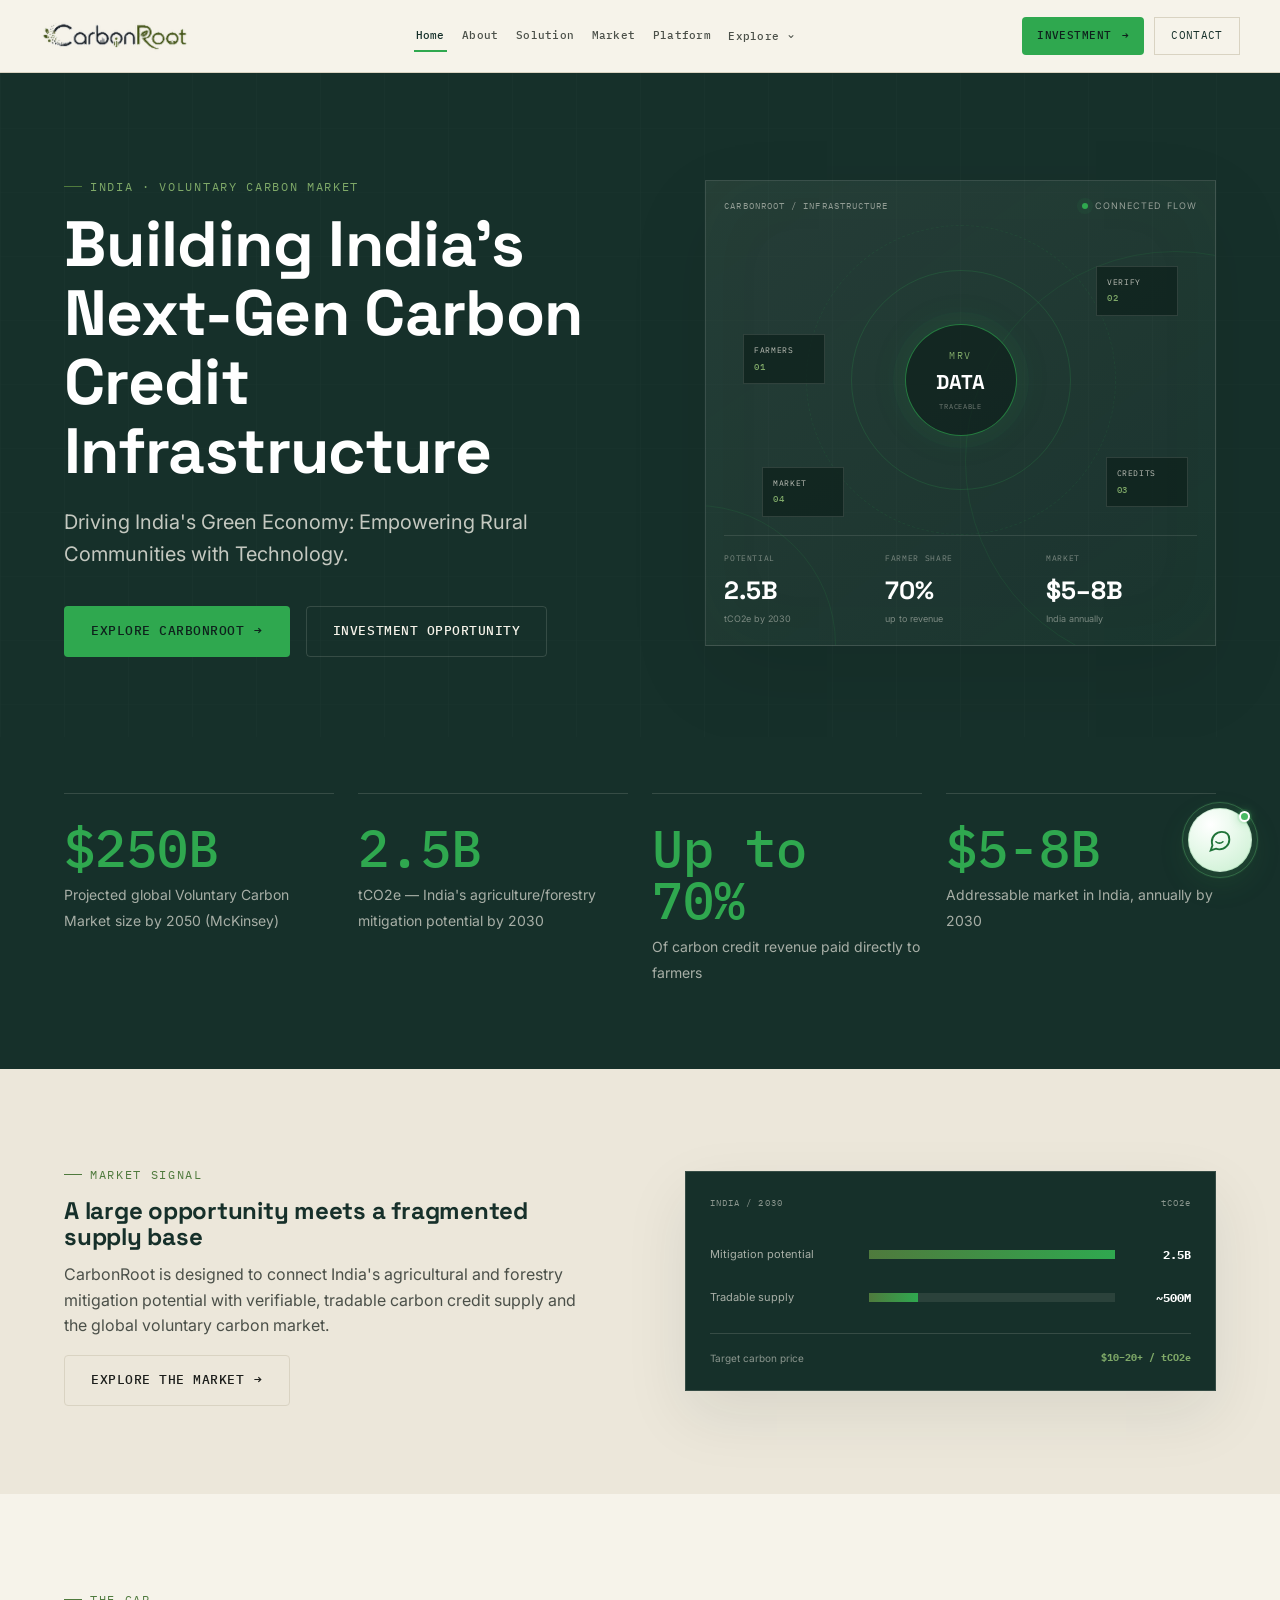
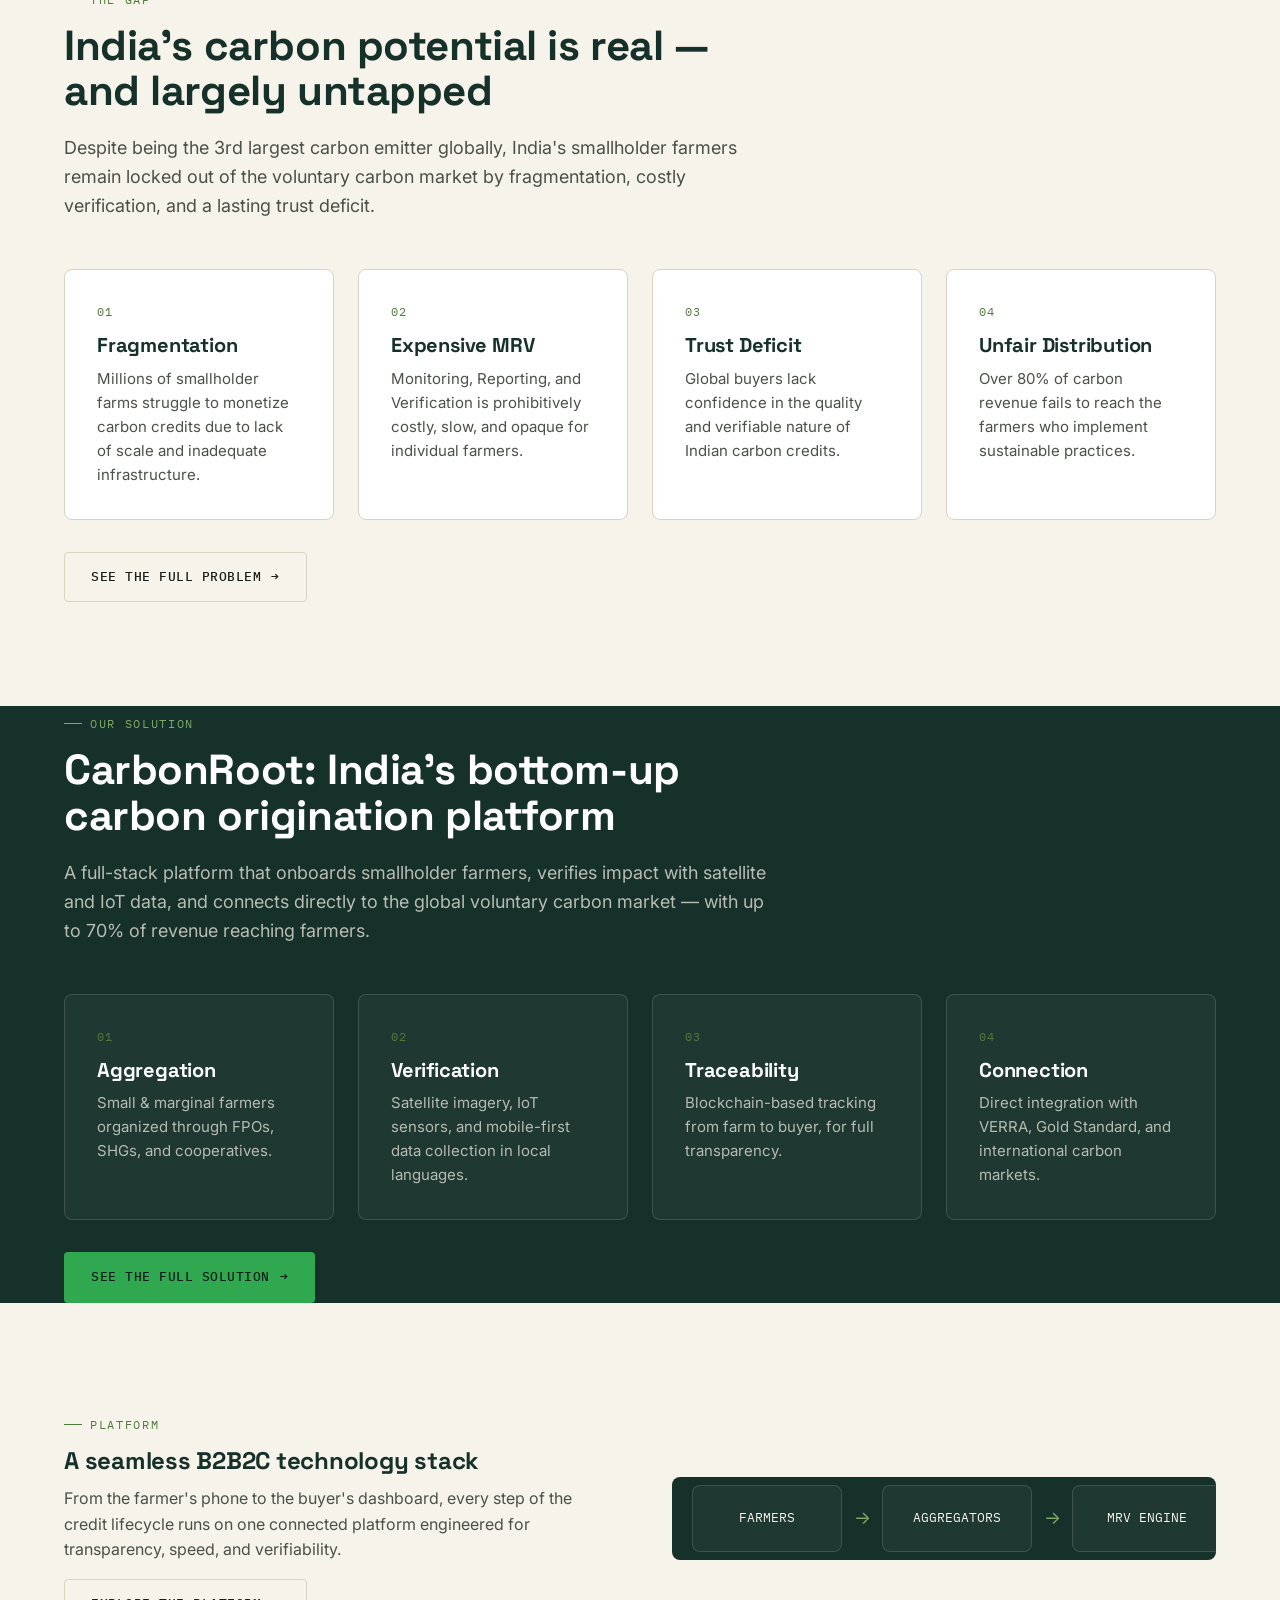
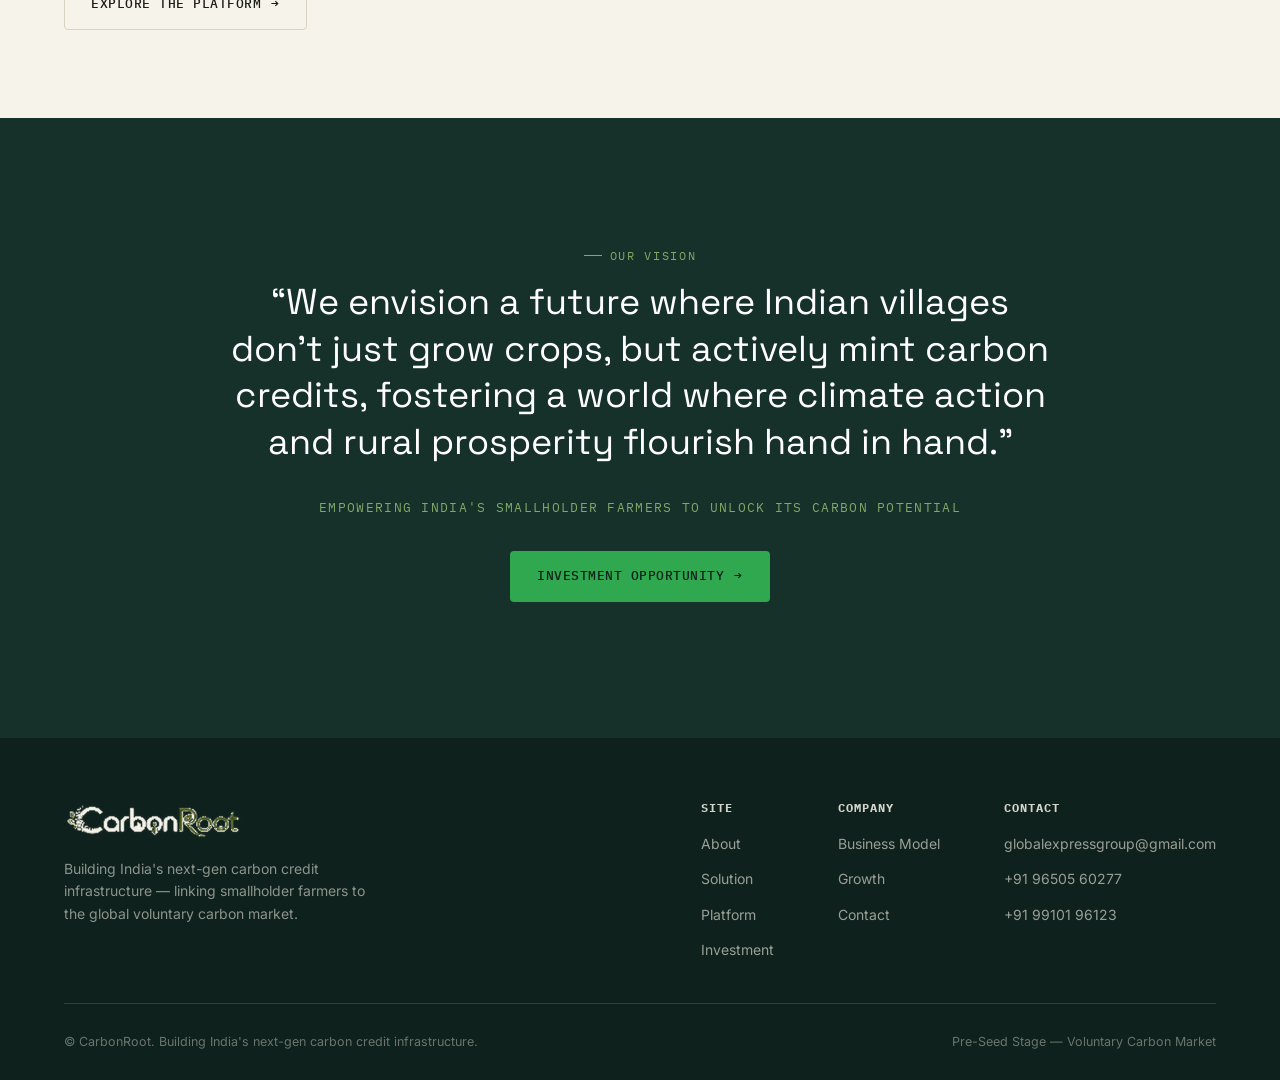
<file: index.html>
<!DOCTYPE html>
<html lang="en">
<head>
<meta charset="UTF-8">
<meta name="viewport" content="width=device-width, initial-scale=1.0">
<title>CarbonRoot &mdash; Building India's Next-Gen Carbon Credit Infrastructure</title>
<meta name="description" content="CarbonRoot is building India's bottom-up carbon origination platform, linking smallholder farmers directly to the global voluntary carbon market.">
<meta property="og:title" content="CarbonRoot &mdash; Building India's Next-Gen Carbon Credit Infrastructure">
<meta property="og:description" content="CarbonRoot is building India's bottom-up carbon origination platform, linking smallholder farmers directly to the global voluntary carbon market.">
<meta property="og:type" content="website">
<link rel="icon" href="assets/logo/carbonroot-logo-transparent.png">
<link rel="preconnect" href="https://fonts.googleapis.com">
<link rel="preconnect" href="https://fonts.gstatic.com" crossorigin>
<link href="https://fonts.googleapis.com/css2?family=Space+Grotesk:wght@500;600;700&family=Inter:wght@400;500;600;700&family=IBM+Plex+Mono:wght@400;500;600&display=swap" rel="stylesheet">
<link rel="stylesheet" href="css/style.css">
<link rel="stylesheet" href="css/chatbot.css">
</head>
<body>
  <header class="site-header">
    <div class="container nav-row">
      <a href="index.html" class="brand" aria-label="CarbonRoot home">
        <img src="assets/logo/carbonroot-logo-transparent.png" alt="CarbonRoot logo">
      </a>

      <nav class="desktop-nav" aria-label="Primary navigation">
        <ul class="desktop-nav-links">
          <li><a href="index.html" data-nav-link>Home</a></li>
          <li><a href="about.html" data-nav-link>About</a></li>
          <li><a href="solution.html" data-nav-link>Solution</a></li>
          <li><a href="market.html" data-nav-link>Market</a></li>
          <li><a href="platform.html" data-nav-link>Platform</a></li>
          <li class="nav-explore">
            <button class="nav-explore-trigger" type="button" aria-expanded="false" aria-controls="explore-menu">
              Explore <span aria-hidden="true">⌄</span>
            </button>
            <div class="nav-explore-menu" id="explore-menu" role="menu">
              <div class="nav-explore-label mono">Explore CarbonRoot</div>
              <a href="problem.html" role="menuitem" data-nav-link>Problem</a>
              <a href="competition.html" role="menuitem" data-nav-link>Competition</a>
              <a href="business.html" role="menuitem" data-nav-link>Business Model</a>
              <a href="growth.html" role="menuitem" data-nav-link>Growth</a>
            </div>
          </li>
        </ul>
      </nav>

      <div class="nav-actions">
        <a href="investment.html" class="btn btn-primary nav-actions-cta">Investment<span class="btn-arrow">&rarr;</span></a>
        <a href="contact.html" class="nav-contact-link">Contact</a>
        <button class="nav-toggle" type="button" aria-label="Open navigation" aria-expanded="false" aria-controls="mobile-nav-panel">
          <span class="nav-toggle-bars" aria-hidden="true"><span></span><span></span><span></span></span>
          <span class="nav-toggle-label mono">Menu</span>
        </button>
      </div>
    </div>
  </header>

  <div class="mobile-nav-panel" id="mobile-nav-panel" aria-hidden="true">
    <div class="mobile-nav-inner container">
      <div class="mobile-nav-top">
        <span class="eyebrow">Navigate CarbonRoot</span>
        <button class="mobile-nav-close" type="button" aria-label="Close navigation">&times;</button>
      </div>
      <nav aria-label="Mobile navigation">
        <ul class="mobile-nav-links">
          <li><a href="index.html" data-mobile-nav-link><span class="mobile-nav-num mono">01</span><span>Home</span></a></li>
          <li><a href="about.html" data-mobile-nav-link><span class="mobile-nav-num mono">02</span><span>About</span></a></li>
          <li><a href="problem.html" data-mobile-nav-link><span class="mobile-nav-num mono">03</span><span>Problem</span></a></li>
          <li><a href="solution.html" data-mobile-nav-link><span class="mobile-nav-num mono">04</span><span>Solution</span></a></li>
          <li><a href="market.html" data-mobile-nav-link><span class="mobile-nav-num mono">05</span><span>Market</span></a></li>
          <li><a href="platform.html" data-mobile-nav-link><span class="mobile-nav-num mono">06</span><span>Platform</span></a></li>
          <li><a href="competition.html" data-mobile-nav-link><span class="mobile-nav-num mono">07</span><span>Competition</span></a></li>
          <li><a href="business.html" data-mobile-nav-link><span class="mobile-nav-num mono">08</span><span>Business Model</span></a></li>
          <li><a href="growth.html" data-mobile-nav-link><span class="mobile-nav-num mono">09</span><span>Growth</span></a></li>
          <li><a href="investment.html" data-mobile-nav-link><span class="mobile-nav-num mono">10</span><span>Investment</span></a></li>
          <li><a href="contact.html" data-mobile-nav-link><span class="mobile-nav-num mono">11</span><span>Contact</span></a></li>
        </ul>
      </nav>
      <div class="mobile-nav-footer">
        <a href="mailto:globalexpressgroup@gmail.com">globalexpressgroup@gmail.com</a>
        <a href="tel:+919650560277">+91 96505 60277</a>
        <a href="tel:+919910196123">+91 99101 96123</a>
      </div>
    </div>
  </div>
  <section class="hero">
    <svg class="hero-grid-bg" width="100%" height="100%" viewBox="0 0 1200 640" preserveAspectRatio="xMidYMid slice" aria-hidden="true">
      <defs>
        <pattern id="satgrid" width="60" height="60" patternUnits="userSpaceOnUse">
          <path d="M 60 0 L 0 0 0 60" fill="none" stroke="rgba(246,243,234,0.06)" stroke-width="1"/>
        </pattern>
      </defs>
      <rect width="1200" height="640" fill="url(#satgrid)"/>
    </svg>
    <div class="container hero-layout">
      <div class="hero-inner">
        <span class="eyebrow">India &middot; Voluntary Carbon Market</span>
        <h1>Building India's Next-Gen Carbon Credit Infrastructure</h1>
        <p class="lede">Driving India's Green Economy: Empowering Rural Communities with Technology.</p>
        <div class="hero-ctas">
          <a href="solution.html" class="btn btn-primary">Explore CarbonRoot <span class="btn-arrow">&rarr;</span></a>
          <a href="investment.html" class="btn btn-outline">Investment Opportunity</a>
        </div>
      </div>

      <div class="hero-dashboard" data-reveal aria-label="CarbonRoot infrastructure overview">
        <div class="hero-dashboard-top">
          <span class="mono">CARBONROOT / INFRASTRUCTURE</span>
          <span class="live-dot"><i></i> CONNECTED FLOW</span>
        </div>
        <div class="hero-orbit">
          <div class="orbit-ring orbit-ring-a"></div>
          <div class="orbit-ring orbit-ring-b"></div>
          <div class="orbit-core">
            <span class="mono">MRV</span>
            <strong>DATA</strong>
            <small>TRACEABLE</small>
          </div>
          <div class="orbit-node node-farmer"><span>FARMERS</span><b>01</b></div>
          <div class="orbit-node node-verify"><span>VERIFY</span><b>02</b></div>
          <div class="orbit-node node-credit"><span>CREDITS</span><b>03</b></div>
          <div class="orbit-node node-market"><span>MARKET</span><b>04</b></div>
        </div>
        <div class="hero-data-row">
          <div><span class="mono">POTENTIAL</span><strong>2.5B</strong><small>tCO2e by 2030</small></div>
          <div><span class="mono">FARMER SHARE</span><strong>70%</strong><small>up to revenue</small></div>
          <div><span class="mono">MARKET</span><strong>$5–8B</strong><small>India annually</small></div>
        </div>
      </div>
    </div>
  </section>
  <section class="section--dark section--tight">
    <div class="container">
      <div class="stat-grid">
        <div class="stat" data-reveal>
          <span class="stat-value">$<span data-counter="250" data-suffix="B">0</span></span>
          <span class="stat-label">Projected global Voluntary Carbon Market size by 2050 (McKinsey)</span>
        </div>
        <div class="stat" data-reveal>
          <span class="stat-value"><span data-counter="2.5" data-decimals="1" data-suffix="B">0</span></span>
          <span class="stat-label">tCO2e &mdash; India's agriculture/forestry mitigation potential by 2030</span>
        </div>
        <div class="stat" data-reveal>
          <span class="stat-value">Up to <span data-counter="70" data-suffix="%">0</span></span>
          <span class="stat-label">Of carbon credit revenue paid directly to farmers</span>
        </div>
        <div class="stat" data-reveal>
          <span class="stat-value">$<span data-counter="5" data-suffix="-8B">0</span></span>
          <span class="stat-label">Addressable market in India, annually by 2030</span>
        </div>
      </div>
    </div>
  </section>

  <section class="section section--mist home-market-signal">
    <div class="container">
      <div class="grid grid-2 market-signal-layout">
        <div data-reveal>
          <span class="eyebrow">Market Signal</span>
          <h2>A large opportunity meets a fragmented supply base</h2>
          <p class="text-soft">CarbonRoot is designed to connect India's agricultural and forestry mitigation potential with verifiable, tradable carbon credit supply and the global voluntary carbon market.</p>
          <a href="market.html" class="btn btn-outline">Explore the market <span class="btn-arrow">&rarr;</span></a>
        </div>
        <div class="signal-chart" data-reveal aria-label="Market opportunity visualization">
          <div class="signal-chart-head"><span class="mono">INDIA / 2030</span><span class="mono">tCO2e</span></div>
          <div class="signal-bars">
            <div class="signal-row"><span>Mitigation potential</span><div class="signal-track"><i style="width:100%"></i></div><strong>2.5B</strong></div>
            <div class="signal-row"><span>Tradable supply</span><div class="signal-track"><i style="width:20%"></i></div><strong>~500M</strong></div>
          </div>
          <div class="signal-chart-footer"><span>Target carbon price</span><strong>$10–20+ / tCO2e</strong></div>
        </div>
      </div>
    </div>
  </section>

  <section class="section">
    <div class="container">
      <div class="section-head" data-reveal>
        <span class="eyebrow">The Gap</span>
        <h2>India's carbon potential is real &mdash; and largely untapped</h2>
        <p>Despite being the 3rd largest carbon emitter globally, India's smallholder farmers remain locked out of the voluntary carbon market by fragmentation, costly verification, and a lasting trust deficit.</p>
      </div>
      <div class="grid grid-4">
        <div class="card" data-reveal>
          <span class="card-index">01</span>
          <h3>Fragmentation</h3>
          <p>Millions of smallholder farms struggle to monetize carbon credits due to lack of scale and inadequate infrastructure.</p>
        </div>
        <div class="card" data-reveal>
          <span class="card-index">02</span>
          <h3>Expensive MRV</h3>
          <p>Monitoring, Reporting, and Verification is prohibitively costly, slow, and opaque for individual farmers.</p>
        </div>
        <div class="card" data-reveal>
          <span class="card-index">03</span>
          <h3>Trust Deficit</h3>
          <p>Global buyers lack confidence in the quality and verifiable nature of Indian carbon credits.</p>
        </div>
        <div class="card" data-reveal>
          <span class="card-index">04</span>
          <h3>Unfair Distribution</h3>
          <p>Over 80% of carbon revenue fails to reach the farmers who implement sustainable practices.</p>
        </div>
      </div>
      <p style="margin-top:32px;"><a href="problem.html" class="btn btn-outline">See the full problem <span class="btn-arrow">&rarr;</span></a></p>
    </div>
  </section>

  <section class="section--dark">
    <div class="container">
      <div class="section-head" data-reveal>
        <span class="eyebrow">Our Solution</span>
        <h2>CarbonRoot: India's bottom-up carbon origination platform</h2>
        <p>A full-stack platform that onboards smallholder farmers, verifies impact with satellite and IoT data, and connects directly to the global voluntary carbon market &mdash; with up to 70% of revenue reaching farmers.</p>
      </div>
      <div class="grid grid-4">
        <div class="card card--dark" data-reveal>
          <span class="card-index">01</span>
          <h3>Aggregation</h3>
          <p>Small &amp; marginal farmers organized through FPOs, SHGs, and cooperatives.</p>
        </div>
        <div class="card card--dark" data-reveal>
          <span class="card-index">02</span>
          <h3>Verification</h3>
          <p>Satellite imagery, IoT sensors, and mobile-first data collection in local languages.</p>
        </div>
        <div class="card card--dark" data-reveal>
          <span class="card-index">03</span>
          <h3>Traceability</h3>
          <p>Blockchain-based tracking from farm to buyer, for full transparency.</p>
        </div>
        <div class="card card--dark" data-reveal>
          <span class="card-index">04</span>
          <h3>Connection</h3>
          <p>Direct integration with VERRA, Gold Standard, and international carbon markets.</p>
        </div>
      </div>
      <p style="margin-top:32px;"><a href="solution.html" class="btn btn-primary">See the full solution <span class="btn-arrow">&rarr;</span></a></p>
    </div>
  </section>

  <section class="section">
    <div class="container">
      <div class="grid grid-2" style="align-items:center; gap:64px;">
        <div data-reveal>
          <span class="eyebrow">Platform</span>
          <h2>A seamless B2B2C technology stack</h2>
          <p class="text-soft">From the farmer's phone to the buyer's dashboard, every step of the credit lifecycle runs on one connected platform engineered for transparency, speed, and verifiability.</p>
          <a href="platform.html" class="btn btn-outline">Explore the platform <span class="btn-arrow">&rarr;</span></a>
        </div>
        <div data-reveal>
          <div class="flow-diagram" style="background:var(--forest); border-radius:8px; padding:8px 20px;">
            <div class="flow-node">FARMERS</div>
            <div class="flow-arrow">&rarr;</div>
            <div class="flow-node">AGGREGATORS</div>
            <div class="flow-arrow">&rarr;</div>
            <div class="flow-node">MRV ENGINE</div>
            <div class="flow-arrow">&rarr;</div>
            <div class="flow-node">CARBON CREDITS</div>
            <div class="flow-arrow">&rarr;</div>
            <div class="flow-node">BUYERS</div>
          </div>
        </div>
      </div>
    </div>
  </section>

  <section class="section--dark vision-close">
    <div class="container">
      <span class="eyebrow center">Our Vision</span>
      <blockquote data-reveal>&ldquo;We envision a future where Indian villages don't just grow crops, but actively mint carbon credits, fostering a world where climate action and rural prosperity flourish hand in hand.&rdquo;</blockquote>
      <p class="closing-line">Empowering India's Smallholder Farmers to Unlock Its Carbon Potential</p>
      <p style="margin-top:32px;"><a href="investment.html" class="btn btn-primary">Investment Opportunity <span class="btn-arrow">&rarr;</span></a></p>
    </div>
  </section>
  <footer class="site-footer">
    <div class="container">
      <div class="footer-top">
        <div class="footer-brand">
          <img src="assets/logo/carbonroot-logo-footer.png" alt="CarbonRoot logo">
          <p>Building India's next-gen carbon credit infrastructure &mdash; linking smallholder farmers to the global voluntary carbon market.</p>
        </div>
        <div class="footer-cols">
          <div class="footer-col">
            <h4>Site</h4>
            <ul>
              <li><a href="about.html">About</a></li>
              <li><a href="solution.html">Solution</a></li>
              <li><a href="platform.html">Platform</a></li>
              <li><a href="investment.html">Investment</a></li>
            </ul>
          </div>
          <div class="footer-col">
            <h4>Company</h4>
            <ul>
              <li><a href="business.html">Business Model</a></li>
              <li><a href="growth.html">Growth</a></li>
              <li><a href="contact.html">Contact</a></li>
            </ul>
          </div>
          <div class="footer-col">
            <h4>Contact</h4>
            <ul>
              <li><a href="mailto:globalexpressgroup@gmail.com">globalexpressgroup@gmail.com</a></li>
              <li><a href="tel:+919650560277">+91 96505 60277</a></li>
              <li><a href="tel:+919910196123">+91 99101 96123</a></li>
            </ul>
          </div>
        </div>
      </div>
      <div class="footer-bottom">
        <span>&copy; CarbonRoot. Building India's next-gen carbon credit infrastructure.</span>
        <span>Pre-Seed Stage &mdash; Voluntary Carbon Market</span>
      </div>
    </div>
  </footer>
  <script src="js/script.js"></script>
  <script src="js/chatbot.js"></script>
</body>
</html>
</file>
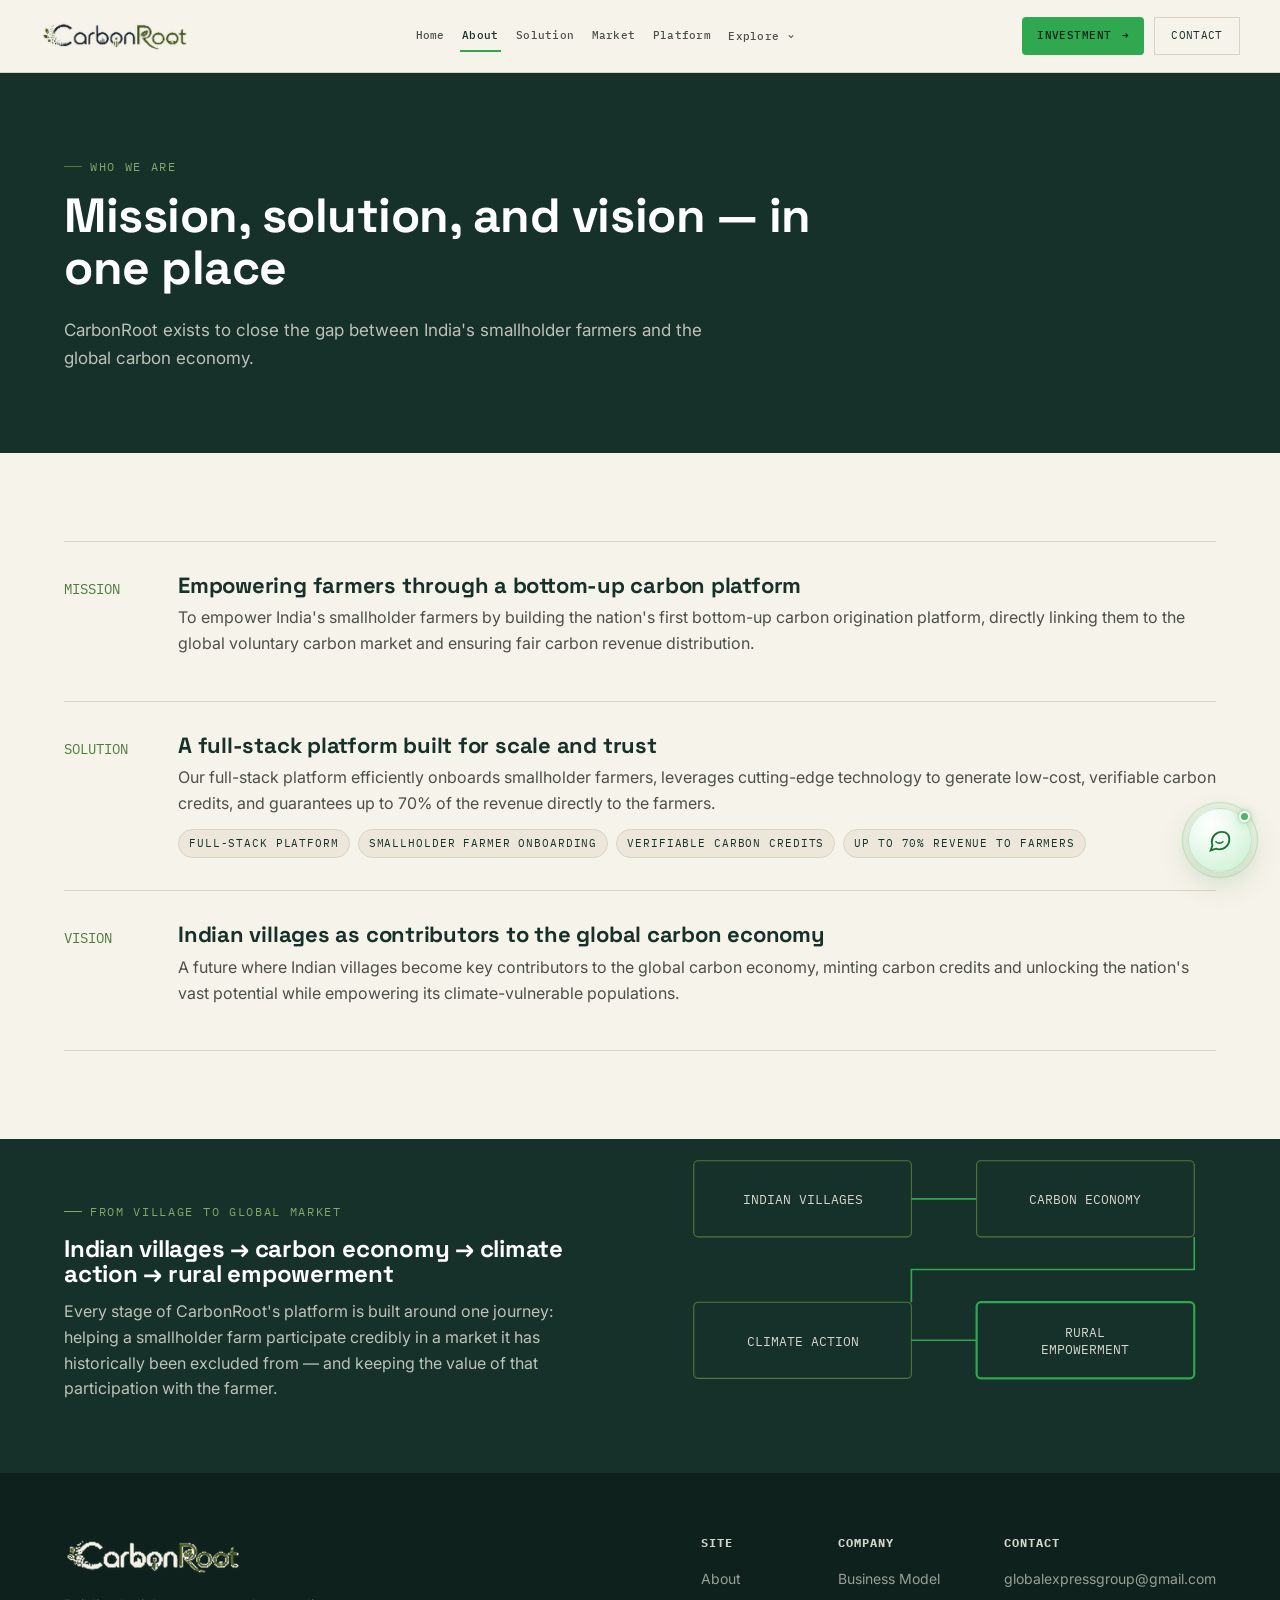
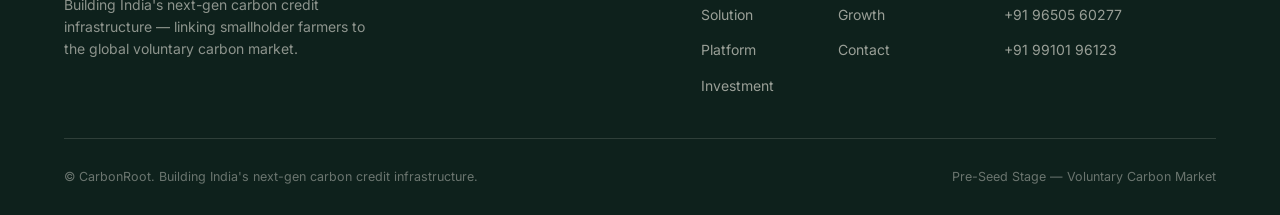
<file: about.html>
<!DOCTYPE html>
<html lang="en">
<head>
<meta charset="UTF-8">
<meta name="viewport" content="width=device-width, initial-scale=1.0">
<title>About &mdash; CarbonRoot</title>
<meta name="description" content="CarbonRoot's mission, solution, and vision: empowering India's smallholder farmers through a bottom-up carbon origination platform.">
<meta property="og:title" content="About &mdash; CarbonRoot">
<meta property="og:description" content="CarbonRoot's mission, solution, and vision: empowering India's smallholder farmers through a bottom-up carbon origination platform.">
<meta property="og:type" content="website">
<link rel="icon" href="assets/logo/carbonroot-logo-transparent.png">
<link rel="preconnect" href="https://fonts.googleapis.com">
<link rel="preconnect" href="https://fonts.gstatic.com" crossorigin>
<link href="https://fonts.googleapis.com/css2?family=Space+Grotesk:wght@500;600;700&family=Inter:wght@400;500;600;700&family=IBM+Plex+Mono:wght@400;500;600&display=swap" rel="stylesheet">
<link rel="stylesheet" href="css/style.css">
<link rel="stylesheet" href="css/chatbot.css">
</head>
<body>
  <header class="site-header">
    <div class="container nav-row">
      <a href="index.html" class="brand" aria-label="CarbonRoot home">
        <img src="assets/logo/carbonroot-logo-transparent.png" alt="CarbonRoot logo">
      </a>

      <nav class="desktop-nav" aria-label="Primary navigation">
        <ul class="desktop-nav-links">
          <li><a href="index.html" data-nav-link>Home</a></li>
          <li><a href="about.html" data-nav-link>About</a></li>
          <li><a href="solution.html" data-nav-link>Solution</a></li>
          <li><a href="market.html" data-nav-link>Market</a></li>
          <li><a href="platform.html" data-nav-link>Platform</a></li>
          <li class="nav-explore">
            <button class="nav-explore-trigger" type="button" aria-expanded="false" aria-controls="explore-menu">
              Explore <span aria-hidden="true">⌄</span>
            </button>
            <div class="nav-explore-menu" id="explore-menu" role="menu">
              <div class="nav-explore-label mono">Explore CarbonRoot</div>
              <a href="problem.html" role="menuitem" data-nav-link>Problem</a>
              <a href="competition.html" role="menuitem" data-nav-link>Competition</a>
              <a href="business.html" role="menuitem" data-nav-link>Business Model</a>
              <a href="growth.html" role="menuitem" data-nav-link>Growth</a>
            </div>
          </li>
        </ul>
      </nav>

      <div class="nav-actions">
        <a href="investment.html" class="btn btn-primary nav-actions-cta">Investment<span class="btn-arrow">&rarr;</span></a>
        <a href="contact.html" class="nav-contact-link">Contact</a>
        <button class="nav-toggle" type="button" aria-label="Open navigation" aria-expanded="false" aria-controls="mobile-nav-panel">
          <span class="nav-toggle-bars" aria-hidden="true"><span></span><span></span><span></span></span>
          <span class="nav-toggle-label mono">Menu</span>
        </button>
      </div>
    </div>
  </header>

  <div class="mobile-nav-panel" id="mobile-nav-panel" aria-hidden="true">
    <div class="mobile-nav-inner container">
      <div class="mobile-nav-top">
        <span class="eyebrow">Navigate CarbonRoot</span>
        <button class="mobile-nav-close" type="button" aria-label="Close navigation">&times;</button>
      </div>
      <nav aria-label="Mobile navigation">
        <ul class="mobile-nav-links">
          <li><a href="index.html" data-mobile-nav-link><span class="mobile-nav-num mono">01</span><span>Home</span></a></li>
          <li><a href="about.html" data-mobile-nav-link><span class="mobile-nav-num mono">02</span><span>About</span></a></li>
          <li><a href="problem.html" data-mobile-nav-link><span class="mobile-nav-num mono">03</span><span>Problem</span></a></li>
          <li><a href="solution.html" data-mobile-nav-link><span class="mobile-nav-num mono">04</span><span>Solution</span></a></li>
          <li><a href="market.html" data-mobile-nav-link><span class="mobile-nav-num mono">05</span><span>Market</span></a></li>
          <li><a href="platform.html" data-mobile-nav-link><span class="mobile-nav-num mono">06</span><span>Platform</span></a></li>
          <li><a href="competition.html" data-mobile-nav-link><span class="mobile-nav-num mono">07</span><span>Competition</span></a></li>
          <li><a href="business.html" data-mobile-nav-link><span class="mobile-nav-num mono">08</span><span>Business Model</span></a></li>
          <li><a href="growth.html" data-mobile-nav-link><span class="mobile-nav-num mono">09</span><span>Growth</span></a></li>
          <li><a href="investment.html" data-mobile-nav-link><span class="mobile-nav-num mono">10</span><span>Investment</span></a></li>
          <li><a href="contact.html" data-mobile-nav-link><span class="mobile-nav-num mono">11</span><span>Contact</span></a></li>
        </ul>
      </nav>
      <div class="mobile-nav-footer">
        <a href="mailto:globalexpressgroup@gmail.com">globalexpressgroup@gmail.com</a>
        <a href="tel:+919650560277">+91 96505 60277</a>
        <a href="tel:+919910196123">+91 99101 96123</a>
      </div>
    </div>
  </div>
  <section class="page-hero">
    <div class="container">
      <span class="eyebrow">Who We Are</span>
      <h1>Mission, solution, and vision &mdash; in one place</h1>
      <p class="lede">CarbonRoot exists to close the gap between India's smallholder farmers and the global carbon economy.</p>
    </div>
  </section>

  <section class="section">
    <div class="container">
      <div class="pillar-list">
        <div class="pillar" data-reveal>
          <span class="pillar-num mono">MISSION</span>
          <div>
            <h3>Empowering farmers through a bottom-up carbon platform</h3>
            <p>To empower India's smallholder farmers by building the nation's first bottom-up carbon origination platform, directly linking them to the global voluntary carbon market and ensuring fair carbon revenue distribution.</p>
          </div>
        </div>
        <div class="pillar" data-reveal>
          <span class="pillar-num mono">SOLUTION</span>
          <div>
            <h3>A full-stack platform built for scale and trust</h3>
            <p>Our full-stack platform efficiently onboards smallholder farmers, leverages cutting-edge technology to generate low-cost, verifiable carbon credits, and guarantees up to 70% of the revenue directly to the farmers.</p>
            <div class="pillar-tags">
              <span class="badge">Full-stack platform</span>
              <span class="badge">Smallholder farmer onboarding</span>
              <span class="badge">Verifiable carbon credits</span>
              <span class="badge">Up to 70% revenue to farmers</span>
            </div>
          </div>
        </div>
        <div class="pillar" data-reveal>
          <span class="pillar-num mono">VISION</span>
          <div>
            <h3>Indian villages as contributors to the global carbon economy</h3>
            <p>A future where Indian villages become key contributors to the global carbon economy, minting carbon credits and unlocking the nation's vast potential while empowering its climate-vulnerable populations.</p>
          </div>
        </div>
      </div>
    </div>
  </section>

  <section class="section--dark">
    <div class="container">
      <div class="grid grid-2" style="align-items:center; gap:64px;">
        <div data-reveal>
          <span class="eyebrow">From Village to Global Market</span>
          <h2>Indian villages &rarr; carbon economy &rarr; climate action &rarr; rural empowerment</h2>
          <p style="color:rgba(246,243,234,0.75);">Every stage of CarbonRoot's platform is built around one journey: helping a smallholder farm participate credibly in a market it has historically been excluded from &mdash; and keeping the value of that participation with the farmer.</p>
        </div>
        <div data-reveal>
          <svg viewBox="0 0 500 300" width="100%" height="auto" role="img" aria-label="Journey from Indian villages to carbon economy to climate action to rural empowerment">
            <g font-family="IBM Plex Mono, monospace" font-size="12" fill="rgba(246,243,234,0.85)">
              <rect x="20" y="20" width="200" height="70" rx="4" fill="none" stroke="#4F7A3D"/>
              <text x="120" y="60" text-anchor="middle">INDIAN VILLAGES</text>
              <path d="M220,55 L280,55" stroke="#2FA84F" stroke-width="1.5"/>
              <rect x="280" y="20" width="200" height="70" rx="4" fill="none" stroke="#4F7A3D"/>
              <text x="380" y="60" text-anchor="middle">CARBON ECONOMY</text>
              <path d="M480,90 L480,120 L220,120 L220,150" stroke="#2FA84F" stroke-width="1.5" fill="none"/>
              <rect x="20" y="150" width="200" height="70" rx="4" fill="none" stroke="#4F7A3D"/>
              <text x="120" y="190" text-anchor="middle">CLIMATE ACTION</text>
              <path d="M220,185 L280,185" stroke="#2FA84F" stroke-width="1.5"/>
              <rect x="280" y="150" width="200" height="70" rx="4" fill="none" stroke="#2FA84F" stroke-width="2"/>
              <text x="380" y="182" text-anchor="middle">RURAL</text>
              <text x="380" y="198" text-anchor="middle">EMPOWERMENT</text>
            </g>
          </svg>
        </div>
      </div>
    </div>
  </section>
  <footer class="site-footer">
    <div class="container">
      <div class="footer-top">
        <div class="footer-brand">
          <img src="assets/logo/carbonroot-logo-footer.png" alt="CarbonRoot logo">
          <p>Building India's next-gen carbon credit infrastructure &mdash; linking smallholder farmers to the global voluntary carbon market.</p>
        </div>
        <div class="footer-cols">
          <div class="footer-col">
            <h4>Site</h4>
            <ul>
              <li><a href="about.html">About</a></li>
              <li><a href="solution.html">Solution</a></li>
              <li><a href="platform.html">Platform</a></li>
              <li><a href="investment.html">Investment</a></li>
            </ul>
          </div>
          <div class="footer-col">
            <h4>Company</h4>
            <ul>
              <li><a href="business.html">Business Model</a></li>
              <li><a href="growth.html">Growth</a></li>
              <li><a href="contact.html">Contact</a></li>
            </ul>
          </div>
          <div class="footer-col">
            <h4>Contact</h4>
            <ul>
              <li><a href="mailto:globalexpressgroup@gmail.com">globalexpressgroup@gmail.com</a></li>
              <li><a href="tel:+919650560277">+91 96505 60277</a></li>
              <li><a href="tel:+919910196123">+91 99101 96123</a></li>
            </ul>
          </div>
        </div>
      </div>
      <div class="footer-bottom">
        <span>&copy; CarbonRoot. Building India's next-gen carbon credit infrastructure.</span>
        <span>Pre-Seed Stage &mdash; Voluntary Carbon Market</span>
      </div>
    </div>
  </footer>
  <script src="js/script.js"></script>
  <script src="js/chatbot.js"></script>
</body>
</html>
</file>
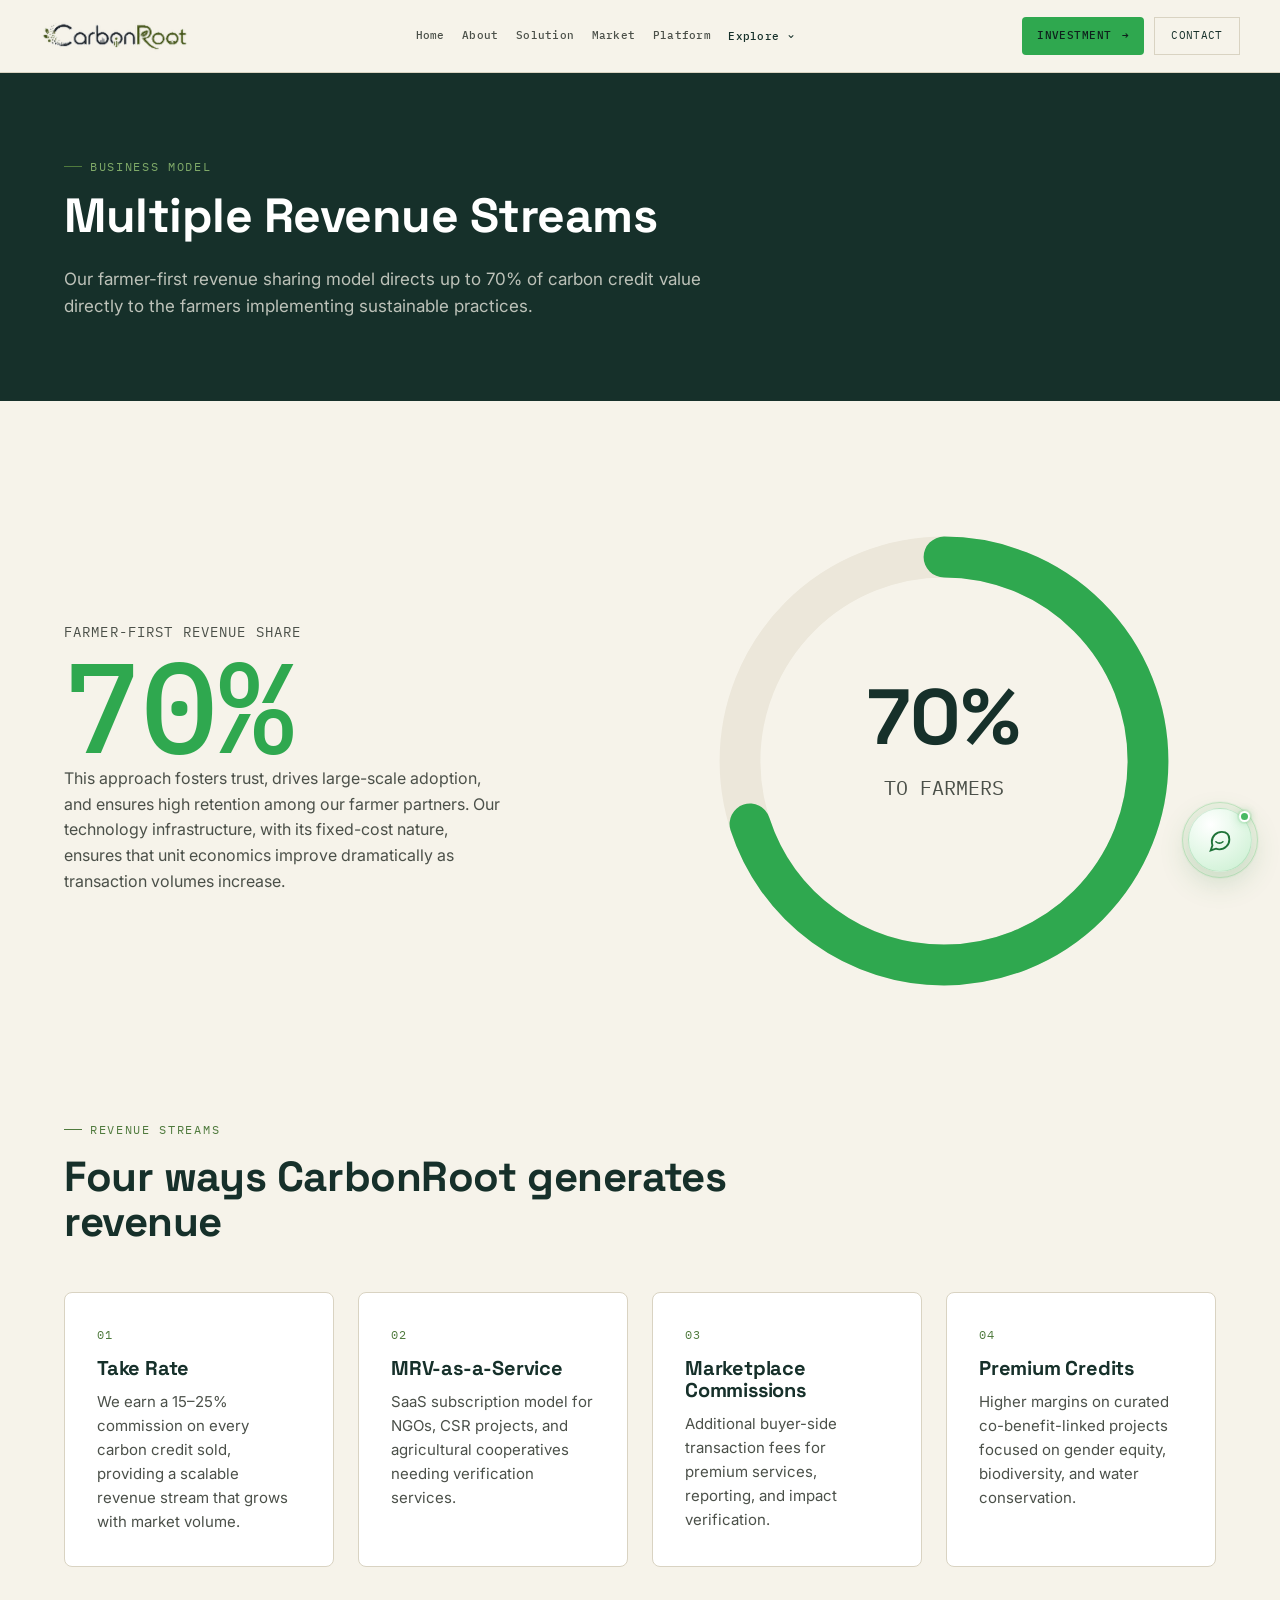
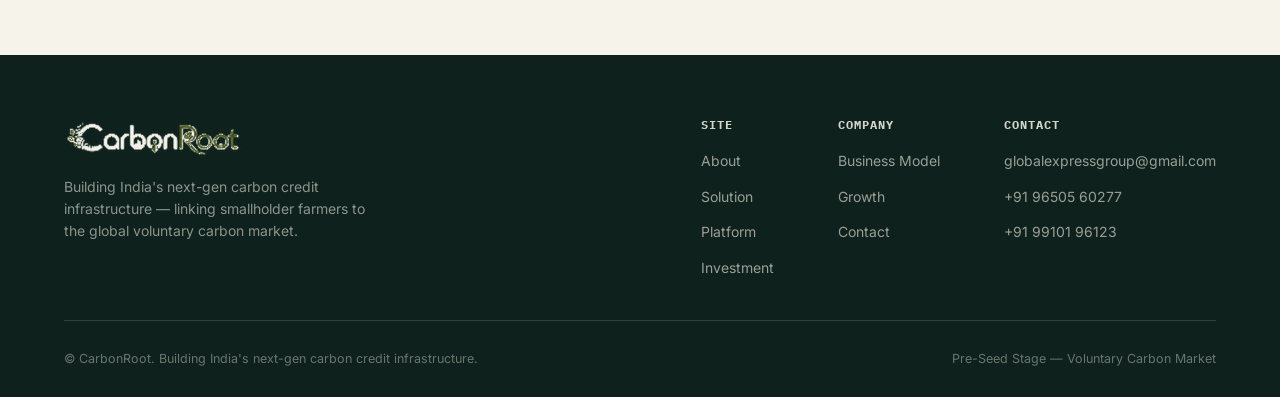
<file: business.html>
<!DOCTYPE html>
<html lang="en">
<head>
<meta charset="UTF-8">
<meta name="viewport" content="width=device-width, initial-scale=1.0">
<title>Business Model &mdash; CarbonRoot</title>
<meta name="description" content="CarbonRoot's farmer-first revenue model: up to 70% of carbon credit value to farmers, plus take rate, MRV-as-a-Service, marketplace commissions, and premium credits.">
<meta property="og:title" content="Business Model &mdash; CarbonRoot">
<meta property="og:description" content="CarbonRoot's farmer-first revenue model: up to 70% of carbon credit value to farmers, plus take rate, MRV-as-a-Service, marketplace commissions, and premium credits.">
<meta property="og:type" content="website">
<link rel="icon" href="assets/logo/carbonroot-logo-transparent.png">
<link rel="preconnect" href="https://fonts.googleapis.com">
<link rel="preconnect" href="https://fonts.gstatic.com" crossorigin>
<link href="https://fonts.googleapis.com/css2?family=Space+Grotesk:wght@500;600;700&family=Inter:wght@400;500;600;700&family=IBM+Plex+Mono:wght@400;500;600&display=swap" rel="stylesheet">
<link rel="stylesheet" href="css/style.css">
<link rel="stylesheet" href="css/chatbot.css">
</head>
<body>
  <header class="site-header">
    <div class="container nav-row">
      <a href="index.html" class="brand" aria-label="CarbonRoot home">
        <img src="assets/logo/carbonroot-logo-transparent.png" alt="CarbonRoot logo">
      </a>

      <nav class="desktop-nav" aria-label="Primary navigation">
        <ul class="desktop-nav-links">
          <li><a href="index.html" data-nav-link>Home</a></li>
          <li><a href="about.html" data-nav-link>About</a></li>
          <li><a href="solution.html" data-nav-link>Solution</a></li>
          <li><a href="market.html" data-nav-link>Market</a></li>
          <li><a href="platform.html" data-nav-link>Platform</a></li>
          <li class="nav-explore">
            <button class="nav-explore-trigger" type="button" aria-expanded="false" aria-controls="explore-menu">
              Explore <span aria-hidden="true">⌄</span>
            </button>
            <div class="nav-explore-menu" id="explore-menu" role="menu">
              <div class="nav-explore-label mono">Explore CarbonRoot</div>
              <a href="problem.html" role="menuitem" data-nav-link>Problem</a>
              <a href="competition.html" role="menuitem" data-nav-link>Competition</a>
              <a href="business.html" role="menuitem" data-nav-link>Business Model</a>
              <a href="growth.html" role="menuitem" data-nav-link>Growth</a>
            </div>
          </li>
        </ul>
      </nav>

      <div class="nav-actions">
        <a href="investment.html" class="btn btn-primary nav-actions-cta">Investment<span class="btn-arrow">&rarr;</span></a>
        <a href="contact.html" class="nav-contact-link">Contact</a>
        <button class="nav-toggle" type="button" aria-label="Open navigation" aria-expanded="false" aria-controls="mobile-nav-panel">
          <span class="nav-toggle-bars" aria-hidden="true"><span></span><span></span><span></span></span>
          <span class="nav-toggle-label mono">Menu</span>
        </button>
      </div>
    </div>
  </header>

  <div class="mobile-nav-panel" id="mobile-nav-panel" aria-hidden="true">
    <div class="mobile-nav-inner container">
      <div class="mobile-nav-top">
        <span class="eyebrow">Navigate CarbonRoot</span>
        <button class="mobile-nav-close" type="button" aria-label="Close navigation">&times;</button>
      </div>
      <nav aria-label="Mobile navigation">
        <ul class="mobile-nav-links">
          <li><a href="index.html" data-mobile-nav-link><span class="mobile-nav-num mono">01</span><span>Home</span></a></li>
          <li><a href="about.html" data-mobile-nav-link><span class="mobile-nav-num mono">02</span><span>About</span></a></li>
          <li><a href="problem.html" data-mobile-nav-link><span class="mobile-nav-num mono">03</span><span>Problem</span></a></li>
          <li><a href="solution.html" data-mobile-nav-link><span class="mobile-nav-num mono">04</span><span>Solution</span></a></li>
          <li><a href="market.html" data-mobile-nav-link><span class="mobile-nav-num mono">05</span><span>Market</span></a></li>
          <li><a href="platform.html" data-mobile-nav-link><span class="mobile-nav-num mono">06</span><span>Platform</span></a></li>
          <li><a href="competition.html" data-mobile-nav-link><span class="mobile-nav-num mono">07</span><span>Competition</span></a></li>
          <li><a href="business.html" data-mobile-nav-link><span class="mobile-nav-num mono">08</span><span>Business Model</span></a></li>
          <li><a href="growth.html" data-mobile-nav-link><span class="mobile-nav-num mono">09</span><span>Growth</span></a></li>
          <li><a href="investment.html" data-mobile-nav-link><span class="mobile-nav-num mono">10</span><span>Investment</span></a></li>
          <li><a href="contact.html" data-mobile-nav-link><span class="mobile-nav-num mono">11</span><span>Contact</span></a></li>
        </ul>
      </nav>
      <div class="mobile-nav-footer">
        <a href="mailto:globalexpressgroup@gmail.com">globalexpressgroup@gmail.com</a>
        <a href="tel:+919650560277">+91 96505 60277</a>
        <a href="tel:+919910196123">+91 99101 96123</a>
      </div>
    </div>
  </div>
  <section class="page-hero">
    <div class="container">
      <span class="eyebrow">Business Model</span>
      <h1>Multiple Revenue Streams</h1>
      <p class="lede">Our farmer-first revenue sharing model directs up to 70% of carbon credit value directly to the farmers implementing sustainable practices.</p>
    </div>
  </section>

  <section class="section">
    <div class="container">
      <div class="grid grid-2" style="align-items:center; gap:64px; margin-bottom:72px;">
        <div data-reveal>
          <span class="big-number-label">Farmer-first revenue share</span>
          <p class="big-number">70%</p>
          <p class="text-soft" style="max-width:44ch;">This approach fosters trust, drives large-scale adoption, and ensures high retention among our farmer partners. Our technology infrastructure, with its fixed-cost nature, ensures that unit economics improve dramatically as transaction volumes increase.</p>
        </div>
        <div data-reveal>
          <svg viewBox="0 0 320 320" width="100%" height="auto" role="img" aria-label="70 percent of revenue to farmers">
            <circle cx="160" cy="160" r="120" fill="none" stroke="#ECE7DA" stroke-width="24"/>
            <circle cx="160" cy="160" r="120" fill="none" stroke="#2FA84F" stroke-width="24"
              stroke-dasharray="753.6" stroke-dashoffset="226" stroke-linecap="round" transform="rotate(-90 160 160)"/>
            <text x="160" y="150" text-anchor="middle" font-family="Space Grotesk, sans-serif" font-size="46" fill="#16302A" font-weight="700">70%</text>
            <text x="160" y="180" text-anchor="middle" font-family="IBM Plex Mono, monospace" font-size="12" fill="#4B5049">TO FARMERS</text>
          </svg>
        </div>
      </div>

      <div class="section-head" data-reveal>
        <span class="eyebrow">Revenue Streams</span>
        <h2>Four ways CarbonRoot generates revenue</h2>
      </div>
      <div class="grid grid-4">
        <div class="card" data-reveal>
          <span class="card-index">01</span>
          <h3>Take Rate</h3>
          <p>We earn a 15&ndash;25% commission on every carbon credit sold, providing a scalable revenue stream that grows with market volume.</p>
        </div>
        <div class="card" data-reveal>
          <span class="card-index">02</span>
          <h3>MRV-as-a-Service</h3>
          <p>SaaS subscription model for NGOs, CSR projects, and agricultural cooperatives needing verification services.</p>
        </div>
        <div class="card" data-reveal>
          <span class="card-index">03</span>
          <h3>Marketplace Commissions</h3>
          <p>Additional buyer-side transaction fees for premium services, reporting, and impact verification.</p>
        </div>
        <div class="card" data-reveal>
          <span class="card-index">04</span>
          <h3>Premium Credits</h3>
          <p>Higher margins on curated co-benefit-linked projects focused on gender equity, biodiversity, and water conservation.</p>
        </div>
      </div>
    </div>
  </section>
  <footer class="site-footer">
    <div class="container">
      <div class="footer-top">
        <div class="footer-brand">
          <img src="assets/logo/carbonroot-logo-footer.png" alt="CarbonRoot logo">
          <p>Building India's next-gen carbon credit infrastructure &mdash; linking smallholder farmers to the global voluntary carbon market.</p>
        </div>
        <div class="footer-cols">
          <div class="footer-col">
            <h4>Site</h4>
            <ul>
              <li><a href="about.html">About</a></li>
              <li><a href="solution.html">Solution</a></li>
              <li><a href="platform.html">Platform</a></li>
              <li><a href="investment.html">Investment</a></li>
            </ul>
          </div>
          <div class="footer-col">
            <h4>Company</h4>
            <ul>
              <li><a href="business.html">Business Model</a></li>
              <li><a href="growth.html">Growth</a></li>
              <li><a href="contact.html">Contact</a></li>
            </ul>
          </div>
          <div class="footer-col">
            <h4>Contact</h4>
            <ul>
              <li><a href="mailto:globalexpressgroup@gmail.com">globalexpressgroup@gmail.com</a></li>
              <li><a href="tel:+919650560277">+91 96505 60277</a></li>
              <li><a href="tel:+919910196123">+91 99101 96123</a></li>
            </ul>
          </div>
        </div>
      </div>
      <div class="footer-bottom">
        <span>&copy; CarbonRoot. Building India's next-gen carbon credit infrastructure.</span>
        <span>Pre-Seed Stage &mdash; Voluntary Carbon Market</span>
      </div>
    </div>
  </footer>
  <script src="js/script.js"></script>
  <script src="js/chatbot.js"></script>
</body>
</html>
</file>
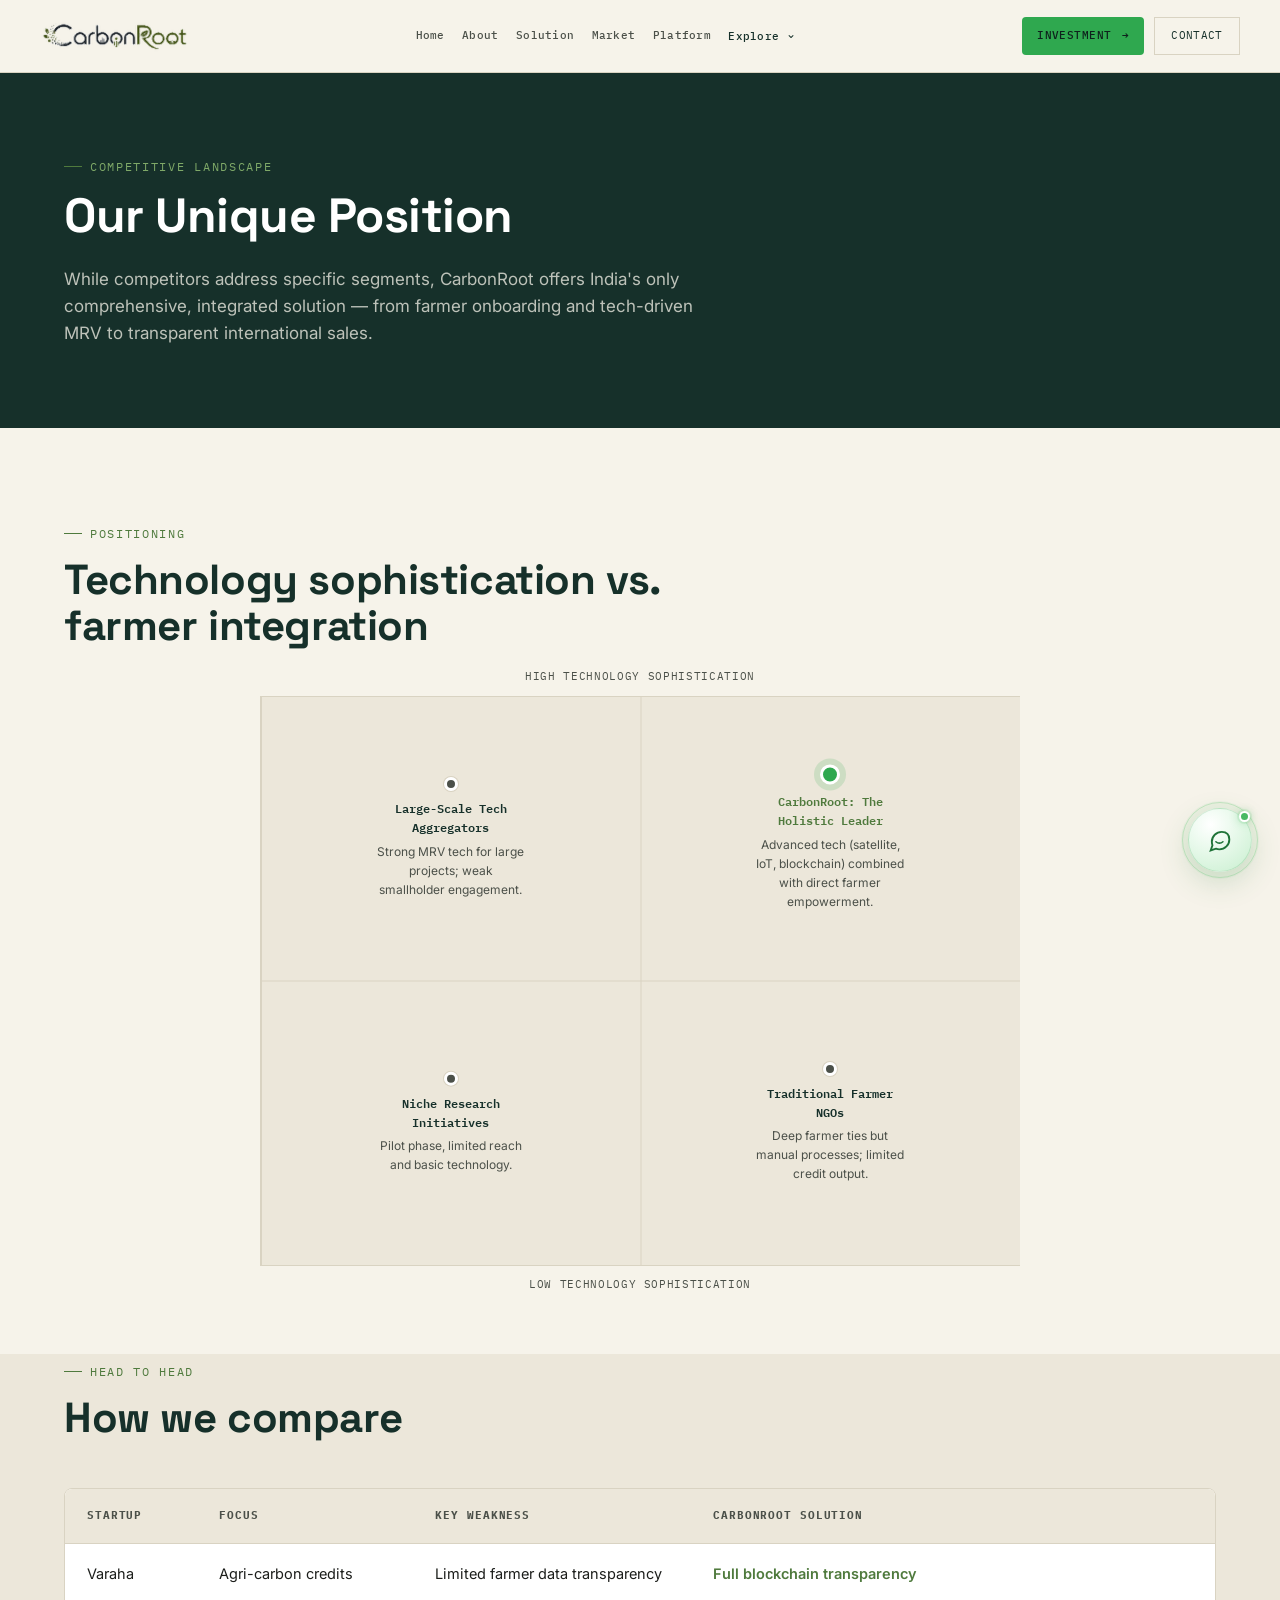
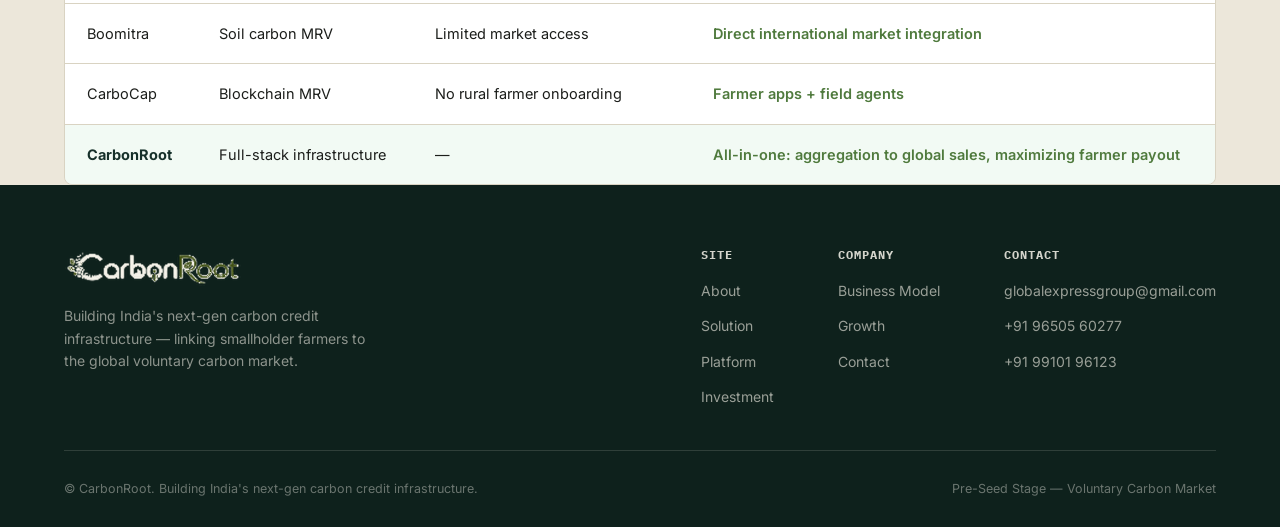
<file: competition.html>
<!DOCTYPE html>
<html lang="en">
<head>
<meta charset="UTF-8">
<meta name="viewport" content="width=device-width, initial-scale=1.0">
<title>Competitive Landscape &mdash; CarbonRoot</title>
<meta name="description" content="How CarbonRoot compares to Varaha, Boomitra, and CarboCap as India's only full-stack carbon origination platform.">
<meta property="og:title" content="Competitive Landscape &mdash; CarbonRoot">
<meta property="og:description" content="How CarbonRoot compares to Varaha, Boomitra, and CarboCap as India's only full-stack carbon origination platform.">
<meta property="og:type" content="website">
<link rel="icon" href="assets/logo/carbonroot-logo-transparent.png">
<link rel="preconnect" href="https://fonts.googleapis.com">
<link rel="preconnect" href="https://fonts.gstatic.com" crossorigin>
<link href="https://fonts.googleapis.com/css2?family=Space+Grotesk:wght@500;600;700&family=Inter:wght@400;500;600;700&family=IBM+Plex+Mono:wght@400;500;600&display=swap" rel="stylesheet">
<link rel="stylesheet" href="css/style.css">
<link rel="stylesheet" href="css/chatbot.css">
</head>
<body>
  <header class="site-header">
    <div class="container nav-row">
      <a href="index.html" class="brand" aria-label="CarbonRoot home">
        <img src="assets/logo/carbonroot-logo-transparent.png" alt="CarbonRoot logo">
      </a>

      <nav class="desktop-nav" aria-label="Primary navigation">
        <ul class="desktop-nav-links">
          <li><a href="index.html" data-nav-link>Home</a></li>
          <li><a href="about.html" data-nav-link>About</a></li>
          <li><a href="solution.html" data-nav-link>Solution</a></li>
          <li><a href="market.html" data-nav-link>Market</a></li>
          <li><a href="platform.html" data-nav-link>Platform</a></li>
          <li class="nav-explore">
            <button class="nav-explore-trigger" type="button" aria-expanded="false" aria-controls="explore-menu">
              Explore <span aria-hidden="true">⌄</span>
            </button>
            <div class="nav-explore-menu" id="explore-menu" role="menu">
              <div class="nav-explore-label mono">Explore CarbonRoot</div>
              <a href="problem.html" role="menuitem" data-nav-link>Problem</a>
              <a href="competition.html" role="menuitem" data-nav-link>Competition</a>
              <a href="business.html" role="menuitem" data-nav-link>Business Model</a>
              <a href="growth.html" role="menuitem" data-nav-link>Growth</a>
            </div>
          </li>
        </ul>
      </nav>

      <div class="nav-actions">
        <a href="investment.html" class="btn btn-primary nav-actions-cta">Investment<span class="btn-arrow">&rarr;</span></a>
        <a href="contact.html" class="nav-contact-link">Contact</a>
        <button class="nav-toggle" type="button" aria-label="Open navigation" aria-expanded="false" aria-controls="mobile-nav-panel">
          <span class="nav-toggle-bars" aria-hidden="true"><span></span><span></span><span></span></span>
          <span class="nav-toggle-label mono">Menu</span>
        </button>
      </div>
    </div>
  </header>

  <div class="mobile-nav-panel" id="mobile-nav-panel" aria-hidden="true">
    <div class="mobile-nav-inner container">
      <div class="mobile-nav-top">
        <span class="eyebrow">Navigate CarbonRoot</span>
        <button class="mobile-nav-close" type="button" aria-label="Close navigation">&times;</button>
      </div>
      <nav aria-label="Mobile navigation">
        <ul class="mobile-nav-links">
          <li><a href="index.html" data-mobile-nav-link><span class="mobile-nav-num mono">01</span><span>Home</span></a></li>
          <li><a href="about.html" data-mobile-nav-link><span class="mobile-nav-num mono">02</span><span>About</span></a></li>
          <li><a href="problem.html" data-mobile-nav-link><span class="mobile-nav-num mono">03</span><span>Problem</span></a></li>
          <li><a href="solution.html" data-mobile-nav-link><span class="mobile-nav-num mono">04</span><span>Solution</span></a></li>
          <li><a href="market.html" data-mobile-nav-link><span class="mobile-nav-num mono">05</span><span>Market</span></a></li>
          <li><a href="platform.html" data-mobile-nav-link><span class="mobile-nav-num mono">06</span><span>Platform</span></a></li>
          <li><a href="competition.html" data-mobile-nav-link><span class="mobile-nav-num mono">07</span><span>Competition</span></a></li>
          <li><a href="business.html" data-mobile-nav-link><span class="mobile-nav-num mono">08</span><span>Business Model</span></a></li>
          <li><a href="growth.html" data-mobile-nav-link><span class="mobile-nav-num mono">09</span><span>Growth</span></a></li>
          <li><a href="investment.html" data-mobile-nav-link><span class="mobile-nav-num mono">10</span><span>Investment</span></a></li>
          <li><a href="contact.html" data-mobile-nav-link><span class="mobile-nav-num mono">11</span><span>Contact</span></a></li>
        </ul>
      </nav>
      <div class="mobile-nav-footer">
        <a href="mailto:globalexpressgroup@gmail.com">globalexpressgroup@gmail.com</a>
        <a href="tel:+919650560277">+91 96505 60277</a>
        <a href="tel:+919910196123">+91 99101 96123</a>
      </div>
    </div>
  </div>
  <section class="page-hero">
    <div class="container">
      <span class="eyebrow">Competitive Landscape</span>
      <h1>Our Unique Position</h1>
      <p class="lede">While competitors address specific segments, CarbonRoot offers India's only comprehensive, integrated solution &mdash; from farmer onboarding and tech-driven MRV to transparent international sales.</p>
    </div>
  </section>

  <section class="section">
    <div class="container">
      <div class="section-head" data-reveal>
        <span class="eyebrow">Positioning</span>
        <h2>Technology sophistication vs. farmer integration</h2>
      </div>
      <div style="position:relative; max-width:760px; margin:0 auto;">
        <div style="position:absolute; top:-28px; left:50%; transform:translateX(-50%); font-family:'IBM Plex Mono',monospace; font-size:11px; text-transform:uppercase; letter-spacing:0.06em; color:var(--ink-soft);">High Technology Sophistication</div>
        <div style="position:absolute; bottom:-28px; left:50%; transform:translateX(-50%); font-family:'IBM Plex Mono',monospace; font-size:11px; text-transform:uppercase; letter-spacing:0.06em; color:var(--ink-soft);">Low Technology Sophistication</div>
        <div style="position:absolute; top:50%; left:-14px; transform:translateY(-50%) rotate(-90deg); font-family:'IBM Plex Mono',monospace; font-size:11px; text-transform:uppercase; letter-spacing:0.06em; color:var(--ink-soft);">Low Farmer Integration</div>
        <div style="position:absolute; top:50%; right:-16px; transform:translateY(-50%) rotate(90deg); font-family:'IBM Plex Mono',monospace; font-size:11px; text-transform:uppercase; letter-spacing:0.06em; color:var(--ink-soft);">High Farmer Integration</div>

        <div class="quadrant" data-reveal>
          <div class="quadrant-node" style="left:25%; top:25%;">
            <div class="quadrant-dot"></div>
            <span class="name">Large-Scale Tech Aggregators</span>
            <p>Strong MRV tech for large projects; weak smallholder engagement.</p>
          </div>
          <div class="quadrant-node" style="left:25%; top:75%;">
            <div class="quadrant-dot"></div>
            <span class="name">Niche Research Initiatives</span>
            <p>Pilot phase, limited reach and basic technology.</p>
          </div>
          <div class="quadrant-node" style="left:75%; top:75%;">
            <div class="quadrant-dot"></div>
            <span class="name">Traditional Farmer NGOs</span>
            <p>Deep farmer ties but manual processes; limited credit output.</p>
          </div>
          <div class="quadrant-node is-lead" style="left:75%; top:25%;">
            <div class="quadrant-dot"></div>
            <span class="name">CarbonRoot: The Holistic Leader</span>
            <p>Advanced tech (satellite, IoT, blockchain) combined with direct farmer empowerment.</p>
          </div>
        </div>
      </div>
    </div>
  </section>

  <section class="section--mist">
    <div class="container">
      <div class="section-head" data-reveal>
        <span class="eyebrow">Head to Head</span>
        <h2>How we compare</h2>
      </div>
      <div class="table-wrap" data-reveal>
        <table class="compare">
          <thead>
            <tr><th>Startup</th><th>Focus</th><th>Key Weakness</th><th>CarbonRoot Solution</th></tr>
          </thead>
          <tbody>
            <tr>
              <td>Varaha</td>
              <td>Agri-carbon credits</td>
              <td>Limited farmer data transparency</td>
              <td class="solution-cell">Full blockchain transparency</td>
            </tr>
            <tr>
              <td>Boomitra</td>
              <td>Soil carbon MRV</td>
              <td>Limited market access</td>
              <td class="solution-cell">Direct international market integration</td>
            </tr>
            <tr>
              <td>CarboCap</td>
              <td>Blockchain MRV</td>
              <td>No rural farmer onboarding</td>
              <td class="solution-cell">Farmer apps + field agents</td>
            </tr>
            <tr class="row-highlight">
              <td>CarbonRoot</td>
              <td>Full-stack infrastructure</td>
              <td>&mdash;</td>
              <td class="solution-cell">All-in-one: aggregation to global sales, maximizing farmer payout</td>
            </tr>
          </tbody>
        </table>
      </div>
    </div>
  </section>
  <footer class="site-footer">
    <div class="container">
      <div class="footer-top">
        <div class="footer-brand">
          <img src="assets/logo/carbonroot-logo-footer.png" alt="CarbonRoot logo">
          <p>Building India's next-gen carbon credit infrastructure &mdash; linking smallholder farmers to the global voluntary carbon market.</p>
        </div>
        <div class="footer-cols">
          <div class="footer-col">
            <h4>Site</h4>
            <ul>
              <li><a href="about.html">About</a></li>
              <li><a href="solution.html">Solution</a></li>
              <li><a href="platform.html">Platform</a></li>
              <li><a href="investment.html">Investment</a></li>
            </ul>
          </div>
          <div class="footer-col">
            <h4>Company</h4>
            <ul>
              <li><a href="business.html">Business Model</a></li>
              <li><a href="growth.html">Growth</a></li>
              <li><a href="contact.html">Contact</a></li>
            </ul>
          </div>
          <div class="footer-col">
            <h4>Contact</h4>
            <ul>
              <li><a href="mailto:globalexpressgroup@gmail.com">globalexpressgroup@gmail.com</a></li>
              <li><a href="tel:+919650560277">+91 96505 60277</a></li>
              <li><a href="tel:+919910196123">+91 99101 96123</a></li>
            </ul>
          </div>
        </div>
      </div>
      <div class="footer-bottom">
        <span>&copy; CarbonRoot. Building India's next-gen carbon credit infrastructure.</span>
        <span>Pre-Seed Stage &mdash; Voluntary Carbon Market</span>
      </div>
    </div>
  </footer>
  <script src="js/script.js"></script>
  <script src="js/chatbot.js"></script>
</body>
</html>
</file>
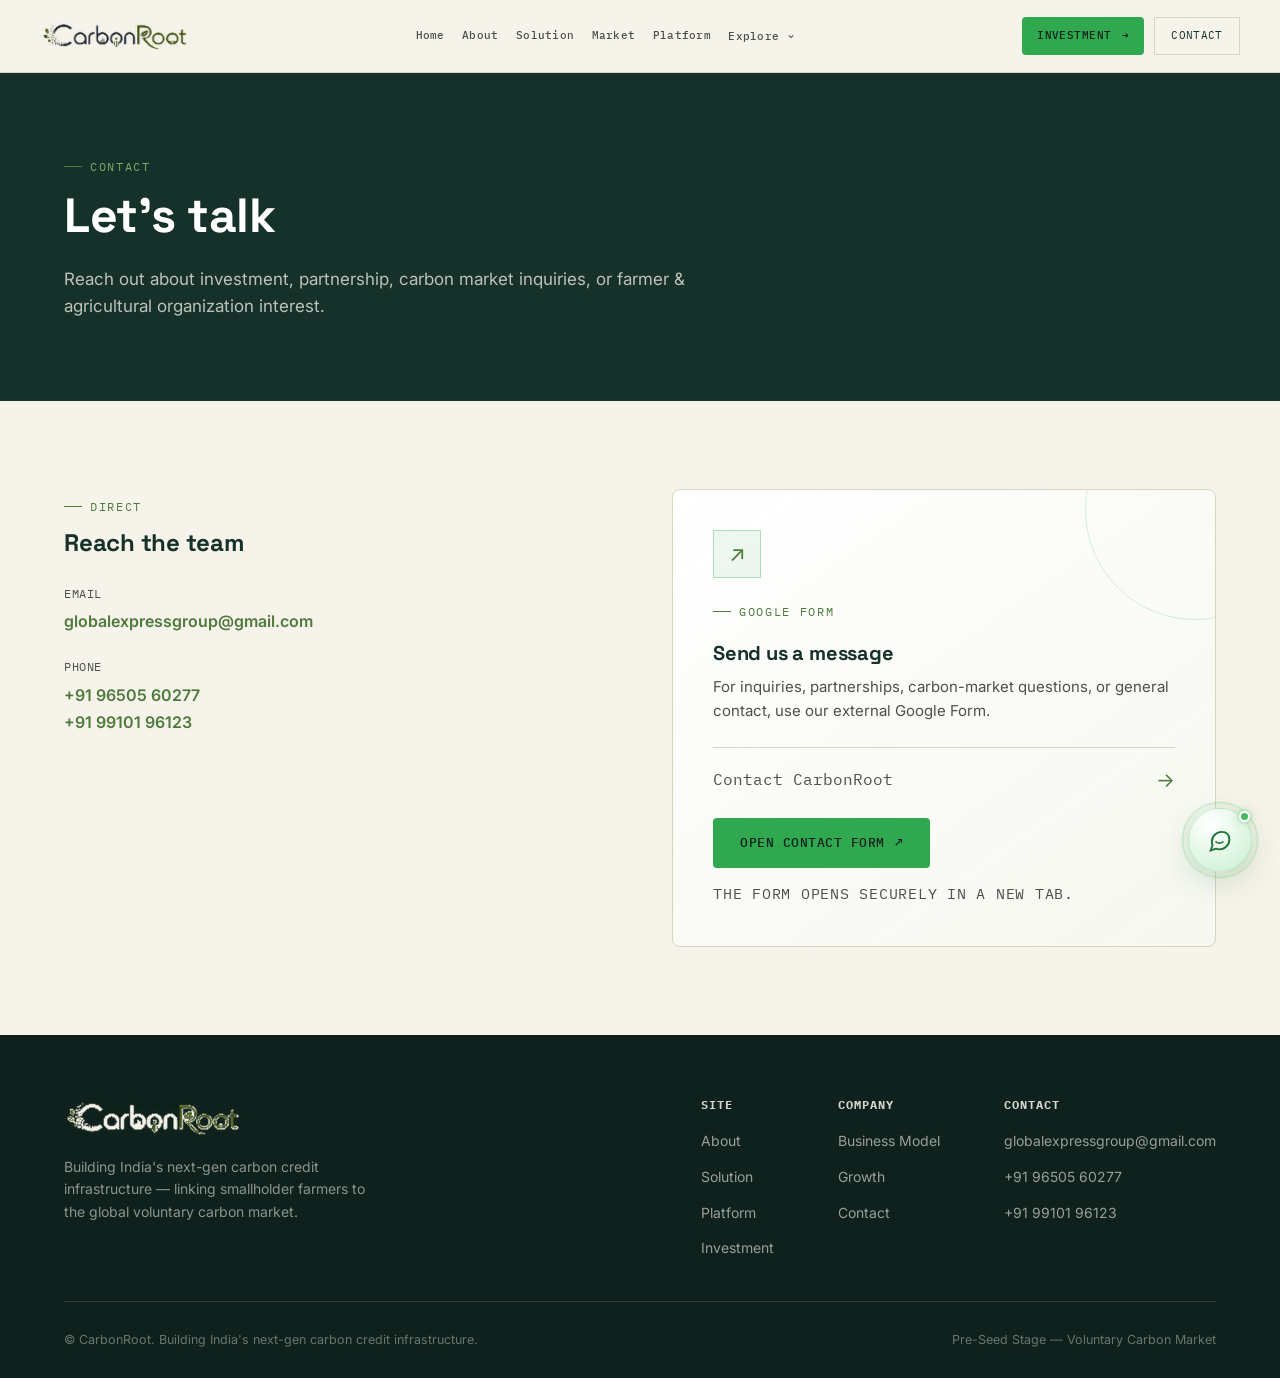
<file: contact.html>
<!DOCTYPE html>
<html lang="en">
<head>
<meta charset="UTF-8">
<meta name="viewport" content="width=device-width, initial-scale=1.0">
<title>Contact &mdash; CarbonRoot</title>
<meta name="description" content="Get in touch with CarbonRoot about investment, partnership, carbon market inquiries, or farmer organization interest.">
<meta property="og:title" content="Contact &mdash; CarbonRoot">
<meta property="og:description" content="Get in touch with CarbonRoot about investment, partnership, carbon market inquiries, or farmer organization interest.">
<meta property="og:type" content="website">
<link rel="icon" href="assets/logo/carbonroot-logo-transparent.png">
<link rel="preconnect" href="https://fonts.googleapis.com">
<link rel="preconnect" href="https://fonts.gstatic.com" crossorigin>
<link href="https://fonts.googleapis.com/css2?family=Space+Grotesk:wght@500;600;700&family=Inter:wght@400;500;600;700&family=IBM+Plex+Mono:wght@400;500;600&display=swap" rel="stylesheet">
<link rel="stylesheet" href="css/style.css">
<link rel="stylesheet" href="css/chatbot.css">
</head>
<body>
  <header class="site-header">
    <div class="container nav-row">
      <a href="index.html" class="brand" aria-label="CarbonRoot home">
        <img src="assets/logo/carbonroot-logo-transparent.png" alt="CarbonRoot logo">
      </a>

      <nav class="desktop-nav" aria-label="Primary navigation">
        <ul class="desktop-nav-links">
          <li><a href="index.html" data-nav-link>Home</a></li>
          <li><a href="about.html" data-nav-link>About</a></li>
          <li><a href="solution.html" data-nav-link>Solution</a></li>
          <li><a href="market.html" data-nav-link>Market</a></li>
          <li><a href="platform.html" data-nav-link>Platform</a></li>
          <li class="nav-explore">
            <button class="nav-explore-trigger" type="button" aria-expanded="false" aria-controls="explore-menu">
              Explore <span aria-hidden="true">⌄</span>
            </button>
            <div class="nav-explore-menu" id="explore-menu" role="menu">
              <div class="nav-explore-label mono">Explore CarbonRoot</div>
              <a href="problem.html" role="menuitem" data-nav-link>Problem</a>
              <a href="competition.html" role="menuitem" data-nav-link>Competition</a>
              <a href="business.html" role="menuitem" data-nav-link>Business Model</a>
              <a href="growth.html" role="menuitem" data-nav-link>Growth</a>
            </div>
          </li>
        </ul>
      </nav>

      <div class="nav-actions">
        <a href="investment.html" class="btn btn-primary nav-actions-cta">Investment<span class="btn-arrow">&rarr;</span></a>
        <a href="contact.html" class="nav-contact-link">Contact</a>
        <button class="nav-toggle" type="button" aria-label="Open navigation" aria-expanded="false" aria-controls="mobile-nav-panel">
          <span class="nav-toggle-bars" aria-hidden="true"><span></span><span></span><span></span></span>
          <span class="nav-toggle-label mono">Menu</span>
        </button>
      </div>
    </div>
  </header>

  <div class="mobile-nav-panel" id="mobile-nav-panel" aria-hidden="true">
    <div class="mobile-nav-inner container">
      <div class="mobile-nav-top">
        <span class="eyebrow">Navigate CarbonRoot</span>
        <button class="mobile-nav-close" type="button" aria-label="Close navigation">&times;</button>
      </div>
      <nav aria-label="Mobile navigation">
        <ul class="mobile-nav-links">
          <li><a href="index.html" data-mobile-nav-link><span class="mobile-nav-num mono">01</span><span>Home</span></a></li>
          <li><a href="about.html" data-mobile-nav-link><span class="mobile-nav-num mono">02</span><span>About</span></a></li>
          <li><a href="problem.html" data-mobile-nav-link><span class="mobile-nav-num mono">03</span><span>Problem</span></a></li>
          <li><a href="solution.html" data-mobile-nav-link><span class="mobile-nav-num mono">04</span><span>Solution</span></a></li>
          <li><a href="market.html" data-mobile-nav-link><span class="mobile-nav-num mono">05</span><span>Market</span></a></li>
          <li><a href="platform.html" data-mobile-nav-link><span class="mobile-nav-num mono">06</span><span>Platform</span></a></li>
          <li><a href="competition.html" data-mobile-nav-link><span class="mobile-nav-num mono">07</span><span>Competition</span></a></li>
          <li><a href="business.html" data-mobile-nav-link><span class="mobile-nav-num mono">08</span><span>Business Model</span></a></li>
          <li><a href="growth.html" data-mobile-nav-link><span class="mobile-nav-num mono">09</span><span>Growth</span></a></li>
          <li><a href="investment.html" data-mobile-nav-link><span class="mobile-nav-num mono">10</span><span>Investment</span></a></li>
          <li><a href="contact.html" data-mobile-nav-link><span class="mobile-nav-num mono">11</span><span>Contact</span></a></li>
        </ul>
      </nav>
      <div class="mobile-nav-footer">
        <a href="mailto:globalexpressgroup@gmail.com">globalexpressgroup@gmail.com</a>
        <a href="tel:+919650560277">+91 96505 60277</a>
        <a href="tel:+919910196123">+91 99101 96123</a>
      </div>
    </div>
  </div>
  <section class="page-hero">
    <div class="container">
      <span class="eyebrow">Contact</span>
      <h1>Let's talk</h1>
      <p class="lede">Reach out about investment, partnership, carbon market inquiries, or farmer &amp; agricultural organization interest.</p>
    </div>
  </section>

  <section class="section">
    <div class="container">
      <div class="grid grid-2" style="gap:64px; align-items:flex-start;">
        <div data-reveal>
          <span class="eyebrow">Direct</span>
          <h2>Reach the team</h2>
          <div style="margin-top:24px; display:flex; flex-direction:column; gap:18px;">
            <div>
              <span class="mono" style="font-size:12px; color:var(--ink-soft); text-transform:uppercase; letter-spacing:0.05em;">Email</span>
              <p style="margin:4px 0 0;"><a href="mailto:globalexpressgroup@gmail.com" style="color:var(--moss); font-weight:600;">globalexpressgroup@gmail.com</a></p>
            </div>
            <div>
              <span class="mono" style="font-size:12px; color:var(--ink-soft); text-transform:uppercase; letter-spacing:0.05em;">Phone</span>
              <p style="margin:4px 0 0;"><a href="tel:+919650560277" style="color:var(--moss); font-weight:600;">+91 96505 60277</a></p>
              <p style="margin:2px 0 0;"><a href="tel:+919910196123" style="color:var(--moss); font-weight:600;">+91 99101 96123</a></p>
            </div>
          </div>
        </div>

        <div class="external-form-card card" data-reveal>
          <div class="external-form-icon" aria-hidden="true">↗</div>
          <span class="eyebrow">Google Form</span>
          <h3>Send us a message</h3>
          <p class="text-soft">For inquiries, partnerships, carbon-market questions, or general contact, use our external Google Form.</p>
          <div class="external-form-meta">
            <span class="mono">Contact CarbonRoot</span>
            <span class="external-form-arrow" aria-hidden="true">→</span>
          </div>
          <!-- REPLACE THIS URL with your real Google Contact Form URL -->
          <!-- Example: https://docs.google.com/forms/d/e/YOUR_CONTACT_FORM_ID/viewform -->
          <a class="btn btn-primary external-form-btn" href="https://docs.google.com/forms/d/e/1FAIpQLScDAclNGbtza1ZfY0U0315SPflkViibMYBXoi67vOQb9iy4-A/viewform?usp=publish-editor" target="_blank" rel="noopener noreferrer">
            Open contact form <span class="btn-arrow">↗</span>
          </a>
          <p class="external-form-note">The form opens securely in a new tab.</p>
        </div>
      </div>
    </div>
  </section>
  <footer class="site-footer">
    <div class="container">
      <div class="footer-top">
        <div class="footer-brand">
          <img src="assets/logo/carbonroot-logo-footer.png" alt="CarbonRoot logo">
          <p>Building India's next-gen carbon credit infrastructure &mdash; linking smallholder farmers to the global voluntary carbon market.</p>
        </div>
        <div class="footer-cols">
          <div class="footer-col">
            <h4>Site</h4>
            <ul>
              <li><a href="about.html">About</a></li>
              <li><a href="solution.html">Solution</a></li>
              <li><a href="platform.html">Platform</a></li>
              <li><a href="investment.html">Investment</a></li>
            </ul>
          </div>
          <div class="footer-col">
            <h4>Company</h4>
            <ul>
              <li><a href="business.html">Business Model</a></li>
              <li><a href="growth.html">Growth</a></li>
              <li><a href="contact.html">Contact</a></li>
            </ul>
          </div>
          <div class="footer-col">
            <h4>Contact</h4>
            <ul>
              <li><a href="mailto:globalexpressgroup@gmail.com">globalexpressgroup@gmail.com</a></li>
              <li><a href="tel:+919650560277">+91 96505 60277</a></li>
              <li><a href="tel:+919910196123">+91 99101 96123</a></li>
            </ul>
          </div>
        </div>
      </div>
      <div class="footer-bottom">
        <span>&copy; CarbonRoot. Building India's next-gen carbon credit infrastructure.</span>
        <span>Pre-Seed Stage &mdash; Voluntary Carbon Market</span>
      </div>
    </div>
  </footer>
  <script src="js/script.js"></script>
   <script src="js/chatbot.js"></script>
</body>
</html>
</file>
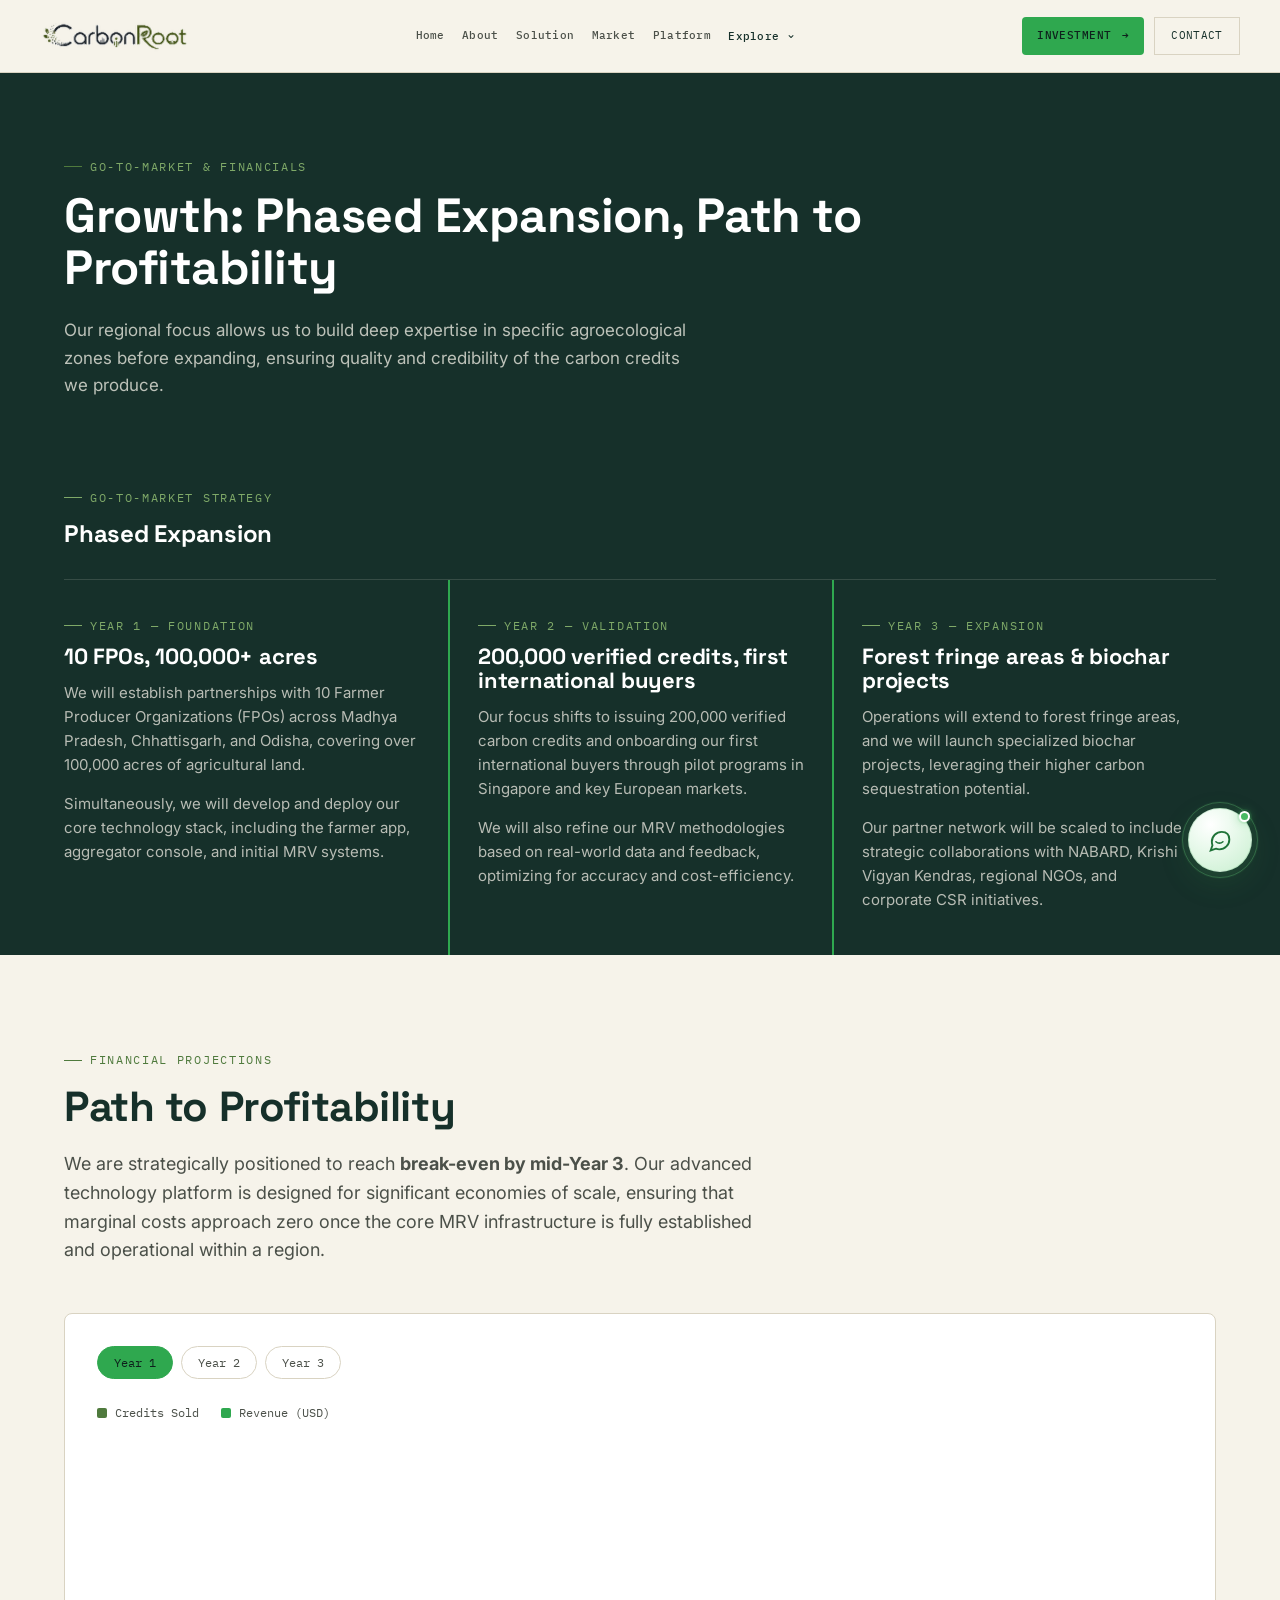
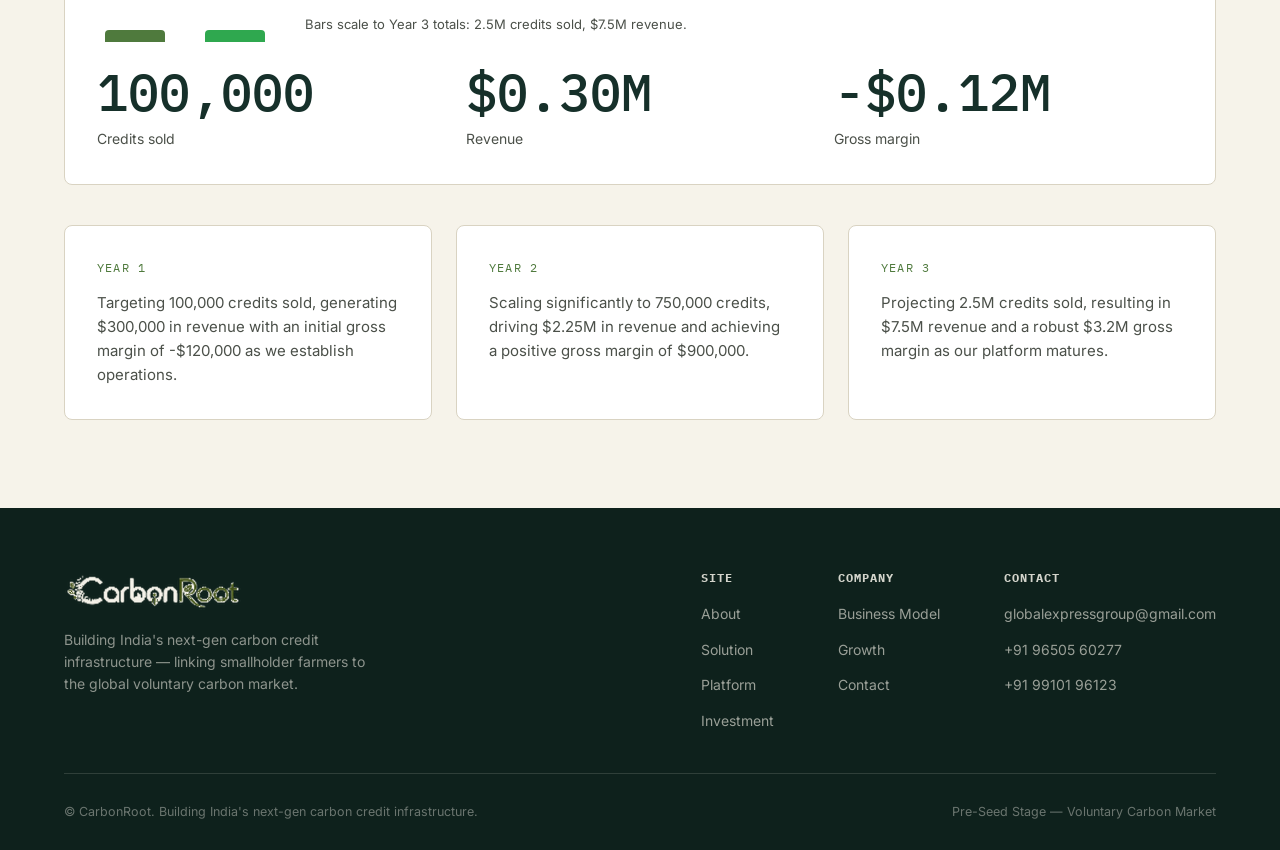
<file: growth.html>
<!DOCTYPE html>
<html lang="en">
<head>
<meta charset="UTF-8">
<meta name="viewport" content="width=device-width, initial-scale=1.0">
<title>Growth &mdash; CarbonRoot</title>
<meta name="description" content="CarbonRoot's three-year go-to-market plan and financial projections, from Year 1 foundation through Year 3 expansion and break-even.">
<meta property="og:title" content="Growth &mdash; CarbonRoot">
<meta property="og:description" content="CarbonRoot's three-year go-to-market plan and financial projections, from Year 1 foundation through Year 3 expansion and break-even.">
<meta property="og:type" content="website">
<link rel="icon" href="assets/logo/carbonroot-logo-transparent.png">
<link rel="preconnect" href="https://fonts.googleapis.com">
<link rel="preconnect" href="https://fonts.gstatic.com" crossorigin>
<link href="https://fonts.googleapis.com/css2?family=Space+Grotesk:wght@500;600;700&family=Inter:wght@400;500;600;700&family=IBM+Plex+Mono:wght@400;500;600&display=swap" rel="stylesheet">
<link rel="stylesheet" href="css/style.css">
<link rel="stylesheet" href="css/chatbot.css">
</head>
<body>
  <header class="site-header">
    <div class="container nav-row">
      <a href="index.html" class="brand" aria-label="CarbonRoot home">
        <img src="assets/logo/carbonroot-logo-transparent.png" alt="CarbonRoot logo">
      </a>

      <nav class="desktop-nav" aria-label="Primary navigation">
        <ul class="desktop-nav-links">
          <li><a href="index.html" data-nav-link>Home</a></li>
          <li><a href="about.html" data-nav-link>About</a></li>
          <li><a href="solution.html" data-nav-link>Solution</a></li>
          <li><a href="market.html" data-nav-link>Market</a></li>
          <li><a href="platform.html" data-nav-link>Platform</a></li>
          <li class="nav-explore">
            <button class="nav-explore-trigger" type="button" aria-expanded="false" aria-controls="explore-menu">
              Explore <span aria-hidden="true">⌄</span>
            </button>
            <div class="nav-explore-menu" id="explore-menu" role="menu">
              <div class="nav-explore-label mono">Explore CarbonRoot</div>
              <a href="problem.html" role="menuitem" data-nav-link>Problem</a>
              <a href="competition.html" role="menuitem" data-nav-link>Competition</a>
              <a href="business.html" role="menuitem" data-nav-link>Business Model</a>
              <a href="growth.html" role="menuitem" data-nav-link>Growth</a>
            </div>
          </li>
        </ul>
      </nav>

      <div class="nav-actions">
        <a href="investment.html" class="btn btn-primary nav-actions-cta">Investment<span class="btn-arrow">&rarr;</span></a>
        <a href="contact.html" class="nav-contact-link">Contact</a>
        <button class="nav-toggle" type="button" aria-label="Open navigation" aria-expanded="false" aria-controls="mobile-nav-panel">
          <span class="nav-toggle-bars" aria-hidden="true"><span></span><span></span><span></span></span>
          <span class="nav-toggle-label mono">Menu</span>
        </button>
      </div>
    </div>
  </header>

  <div class="mobile-nav-panel" id="mobile-nav-panel" aria-hidden="true">
    <div class="mobile-nav-inner container">
      <div class="mobile-nav-top">
        <span class="eyebrow">Navigate CarbonRoot</span>
        <button class="mobile-nav-close" type="button" aria-label="Close navigation">&times;</button>
      </div>
      <nav aria-label="Mobile navigation">
        <ul class="mobile-nav-links">
          <li><a href="index.html" data-mobile-nav-link><span class="mobile-nav-num mono">01</span><span>Home</span></a></li>
          <li><a href="about.html" data-mobile-nav-link><span class="mobile-nav-num mono">02</span><span>About</span></a></li>
          <li><a href="problem.html" data-mobile-nav-link><span class="mobile-nav-num mono">03</span><span>Problem</span></a></li>
          <li><a href="solution.html" data-mobile-nav-link><span class="mobile-nav-num mono">04</span><span>Solution</span></a></li>
          <li><a href="market.html" data-mobile-nav-link><span class="mobile-nav-num mono">05</span><span>Market</span></a></li>
          <li><a href="platform.html" data-mobile-nav-link><span class="mobile-nav-num mono">06</span><span>Platform</span></a></li>
          <li><a href="competition.html" data-mobile-nav-link><span class="mobile-nav-num mono">07</span><span>Competition</span></a></li>
          <li><a href="business.html" data-mobile-nav-link><span class="mobile-nav-num mono">08</span><span>Business Model</span></a></li>
          <li><a href="growth.html" data-mobile-nav-link><span class="mobile-nav-num mono">09</span><span>Growth</span></a></li>
          <li><a href="investment.html" data-mobile-nav-link><span class="mobile-nav-num mono">10</span><span>Investment</span></a></li>
          <li><a href="contact.html" data-mobile-nav-link><span class="mobile-nav-num mono">11</span><span>Contact</span></a></li>
        </ul>
      </nav>
      <div class="mobile-nav-footer">
        <a href="mailto:globalexpressgroup@gmail.com">globalexpressgroup@gmail.com</a>
        <a href="tel:+919650560277">+91 96505 60277</a>
        <a href="tel:+919910196123">+91 99101 96123</a>
      </div>
    </div>
  </div>
  <section class="page-hero">
    <div class="container">
      <span class="eyebrow">Go-To-Market &amp; Financials</span>
      <h1>Growth: Phased Expansion, Path to Profitability</h1>
      <p class="lede">Our regional focus allows us to build deep expertise in specific agroecological zones before expanding, ensuring quality and credibility of the carbon credits we produce.</p>
    </div>
  </section>

  <section class="section--dark">
    <div class="container">
      <span class="eyebrow">Go-To-Market Strategy</span>
      <h2 data-reveal>Phased Expansion</h2>
      <div class="timeline">
        <div class="timeline-item">
          <span class="eyebrow">Year 1 &mdash; Foundation</span>
          <h3>10 FPOs, 100,000+ acres</h3>
          <p>We will establish partnerships with 10 Farmer Producer Organizations (FPOs) across Madhya Pradesh, Chhattisgarh, and Odisha, covering over 100,000 acres of agricultural land.</p>
          <p>Simultaneously, we will develop and deploy our core technology stack, including the farmer app, aggregator console, and initial MRV systems.</p>
        </div>
        <div class="timeline-item">
          <span class="eyebrow">Year 2 &mdash; Validation</span>
          <h3>200,000 verified credits, first international buyers</h3>
          <p>Our focus shifts to issuing 200,000 verified carbon credits and onboarding our first international buyers through pilot programs in Singapore and key European markets.</p>
          <p>We will also refine our MRV methodologies based on real-world data and feedback, optimizing for accuracy and cost-efficiency.</p>
        </div>
        <div class="timeline-item">
          <span class="eyebrow">Year 3 &mdash; Expansion</span>
          <h3>Forest fringe areas &amp; biochar projects</h3>
          <p>Operations will extend to forest fringe areas, and we will launch specialized biochar projects, leveraging their higher carbon sequestration potential.</p>
          <p>Our partner network will be scaled to include strategic collaborations with NABARD, Krishi Vigyan Kendras, regional NGOs, and corporate CSR initiatives.</p>
        </div>
      </div>
    </div>
  </section>

  <section class="section" data-financial-chart>
    <div class="container">
      <div class="section-head" data-reveal>
        <span class="eyebrow">Financial Projections</span>
        <h2>Path to Profitability</h2>
        <p>We are strategically positioned to reach <strong>break-even by mid-Year 3</strong>. Our advanced technology platform is designed for significant economies of scale, ensuring that marginal costs approach zero once the core MRV infrastructure is fully established and operational within a region.</p>
      </div>

      <div class="chart-panel" data-reveal>
        <div class="year-toggle">
          <button type="button" data-year="1" class="is-active">Year 1</button>
          <button type="button" data-year="2">Year 2</button>
          <button type="button" data-year="3">Year 3</button>
        </div>
        <div class="chart-legend">
          <span><i style="background:#4F7A3D;"></i>Credits Sold</span>
          <span><i style="background:#2FA84F;"></i>Revenue (USD)</span>
        </div>
        <div style="display:flex; align-items:flex-end; gap:40px; height:200px; padding:0 8px;">
          <div style="display:flex; flex-direction:column; align-items:center; justify-content:flex-end; height:100%; width:60px;">
            <div class="bar-credits" style="width:100%; background:#4F7A3D; border-radius:4px 4px 0 0; transition:height 0.6s var(--ease); height:6%;"></div>
          </div>
          <div style="display:flex; flex-direction:column; align-items:center; justify-content:flex-end; height:100%; width:60px;">
            <div class="bar-revenue" style="width:100%; background:#2FA84F; border-radius:4px 4px 0 0; transition:height 0.6s var(--ease); height:6%;"></div>
          </div>
          <div style="align-self:flex-end; padding-bottom:8px;">
            <p class="text-soft" style="font-size:13px; margin:0;">Bars scale to Year 3 totals: 2.5M credits sold, $7.5M revenue.</p>
          </div>
        </div>
        <div class="year-detail">
          <div class="stat">
            <span class="stat-value" data-out="credits">100,000</span>
            <span class="stat-label">Credits sold</span>
          </div>
          <div class="stat">
            <span class="stat-value" data-out="revenue">$0.3M</span>
            <span class="stat-label">Revenue</span>
          </div>
          <div class="stat">
            <span class="stat-value" data-out="margin">-$0.12M</span>
            <span class="stat-label">Gross margin</span>
          </div>
        </div>
      </div>

      <div class="grid grid-3" style="margin-top:40px;">
        <div class="card" data-reveal>
          <span class="card-index">YEAR 1</span>
          <p>Targeting 100,000 credits sold, generating $300,000 in revenue with an initial gross margin of -$120,000 as we establish operations.</p>
        </div>
        <div class="card" data-reveal>
          <span class="card-index">YEAR 2</span>
          <p>Scaling significantly to 750,000 credits, driving $2.25M in revenue and achieving a positive gross margin of $900,000.</p>
        </div>
        <div class="card" data-reveal>
          <span class="card-index">YEAR 3</span>
          <p>Projecting 2.5M credits sold, resulting in $7.5M revenue and a robust $3.2M gross margin as our platform matures.</p>
        </div>
      </div>
    </div>
  </section>
  <footer class="site-footer">
    <div class="container">
      <div class="footer-top">
        <div class="footer-brand">
          <img src="assets/logo/carbonroot-logo-footer.png" alt="CarbonRoot logo">
          <p>Building India's next-gen carbon credit infrastructure &mdash; linking smallholder farmers to the global voluntary carbon market.</p>
        </div>
        <div class="footer-cols">
          <div class="footer-col">
            <h4>Site</h4>
            <ul>
              <li><a href="about.html">About</a></li>
              <li><a href="solution.html">Solution</a></li>
              <li><a href="platform.html">Platform</a></li>
              <li><a href="investment.html">Investment</a></li>
            </ul>
          </div>
          <div class="footer-col">
            <h4>Company</h4>
            <ul>
              <li><a href="business.html">Business Model</a></li>
              <li><a href="growth.html">Growth</a></li>
              <li><a href="contact.html">Contact</a></li>
            </ul>
          </div>
          <div class="footer-col">
            <h4>Contact</h4>
            <ul>
              <li><a href="mailto:globalexpressgroup@gmail.com">globalexpressgroup@gmail.com</a></li>
              <li><a href="tel:+919650560277">+91 96505 60277</a></li>
              <li><a href="tel:+919910196123">+91 99101 96123</a></li>
            </ul>
          </div>
        </div>
      </div>
      <div class="footer-bottom">
        <span>&copy; CarbonRoot. Building India's next-gen carbon credit infrastructure.</span>
        <span>Pre-Seed Stage &mdash; Voluntary Carbon Market</span>
      </div>
    </div>
  </footer>
  <script src="js/script.js"></script>
  <script src="js/chatbot.js"></script>
</body>
</html>
</file>
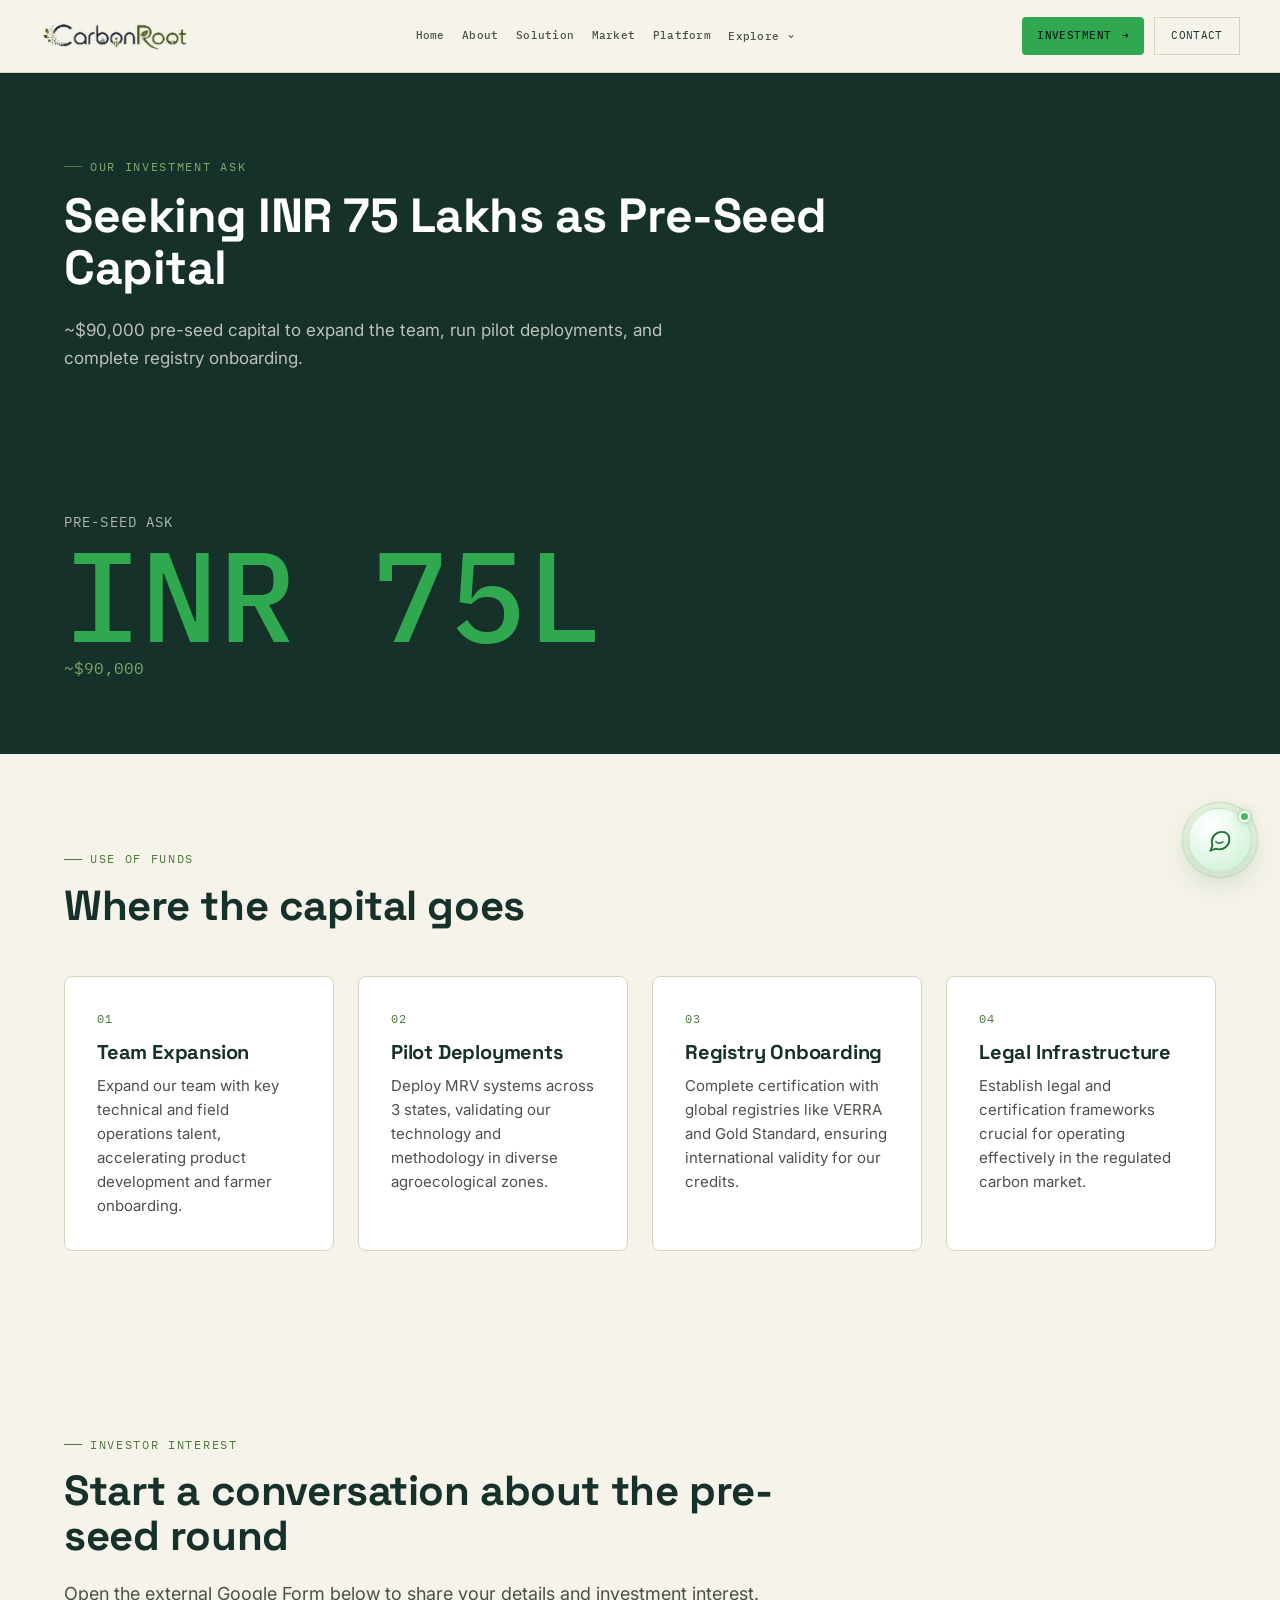
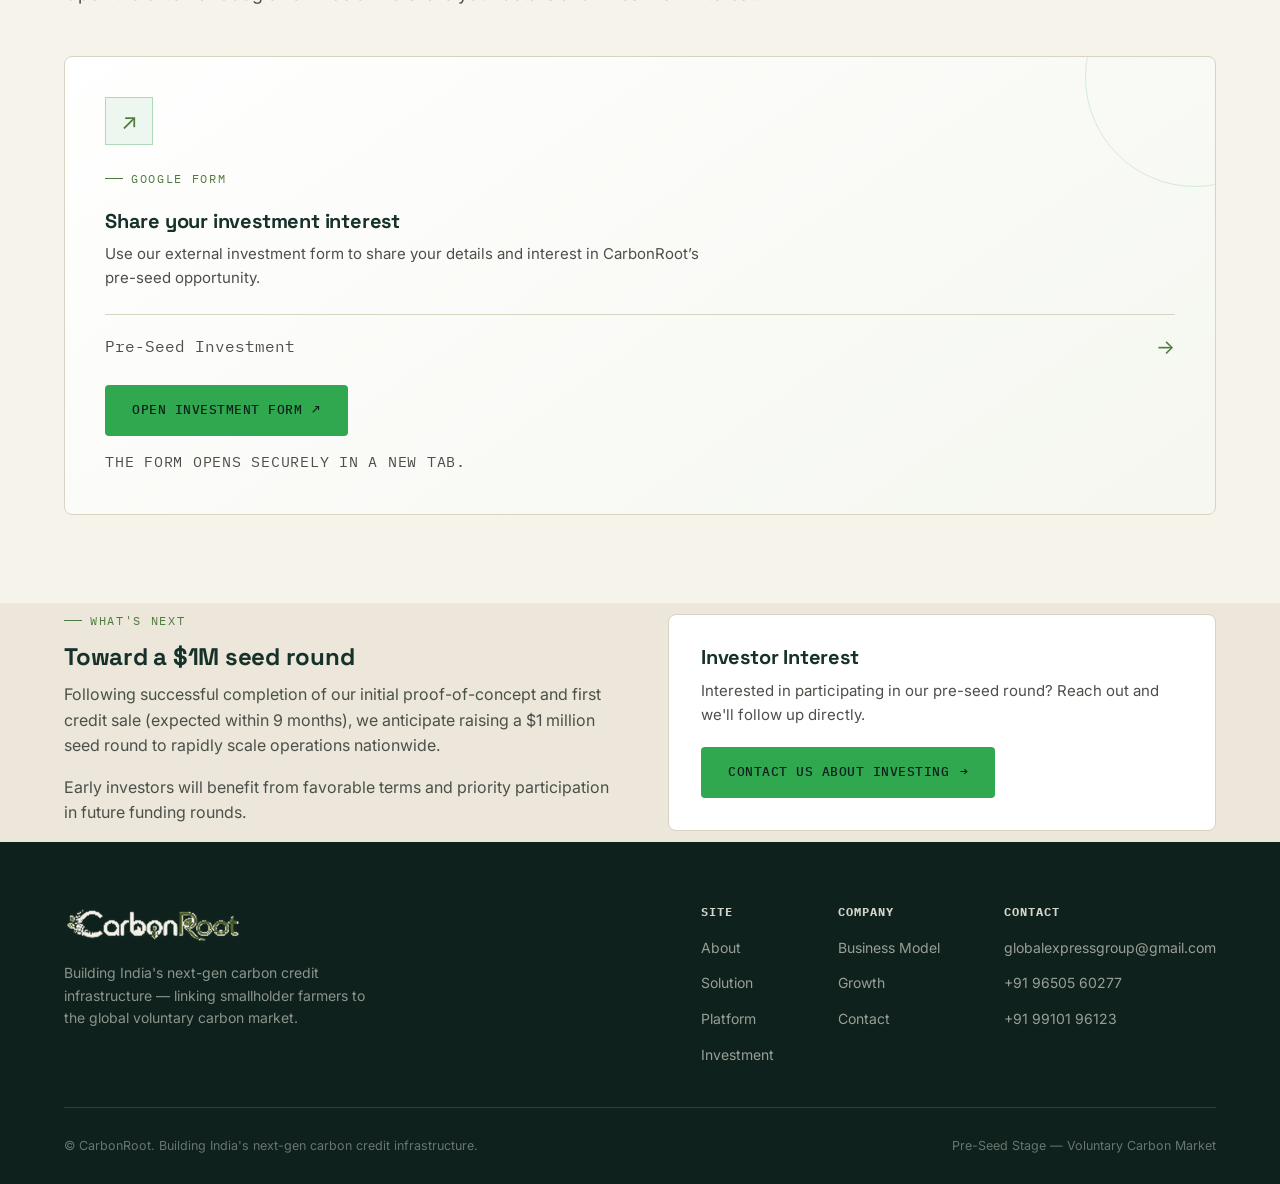
<file: investment.html>
<!DOCTYPE html>
<html lang="en">
<head>
<meta charset="UTF-8">
<meta name="viewport" content="width=device-width, initial-scale=1.0">
<title>Investment &mdash; CarbonRoot</title>
<meta name="description" content="CarbonRoot is raising INR 75 Lakhs (~$90,000) as pre-seed capital, ahead of an anticipated $1M seed round.">
<meta property="og:title" content="Investment &mdash; CarbonRoot">
<meta property="og:description" content="CarbonRoot is raising INR 75 Lakhs (~$90,000) as pre-seed capital, ahead of an anticipated $1M seed round.">
<meta property="og:type" content="website">
<link rel="icon" href="assets/logo/carbonroot-logo-transparent.png">
<link rel="preconnect" href="https://fonts.googleapis.com">
<link rel="preconnect" href="https://fonts.gstatic.com" crossorigin>
<link href="https://fonts.googleapis.com/css2?family=Space+Grotesk:wght@500;600;700&family=Inter:wght@400;500;600;700&family=IBM+Plex+Mono:wght@400;500;600&display=swap" rel="stylesheet">
<link rel="stylesheet" href="css/style.css">
<link rel="stylesheet" href="css/chatbot.css">
</head>
<body>
  <header class="site-header">
    <div class="container nav-row">
      <a href="index.html" class="brand" aria-label="CarbonRoot home">
        <img src="assets/logo/carbonroot-logo-transparent.png" alt="CarbonRoot logo">
      </a>

      <nav class="desktop-nav" aria-label="Primary navigation">
        <ul class="desktop-nav-links">
          <li><a href="index.html" data-nav-link>Home</a></li>
          <li><a href="about.html" data-nav-link>About</a></li>
          <li><a href="solution.html" data-nav-link>Solution</a></li>
          <li><a href="market.html" data-nav-link>Market</a></li>
          <li><a href="platform.html" data-nav-link>Platform</a></li>
          <li class="nav-explore">
            <button class="nav-explore-trigger" type="button" aria-expanded="false" aria-controls="explore-menu">
              Explore <span aria-hidden="true">⌄</span>
            </button>
            <div class="nav-explore-menu" id="explore-menu" role="menu">
              <div class="nav-explore-label mono">Explore CarbonRoot</div>
              <a href="problem.html" role="menuitem" data-nav-link>Problem</a>
              <a href="competition.html" role="menuitem" data-nav-link>Competition</a>
              <a href="business.html" role="menuitem" data-nav-link>Business Model</a>
              <a href="growth.html" role="menuitem" data-nav-link>Growth</a>
            </div>
          </li>
        </ul>
      </nav>

      <div class="nav-actions">
        <a href="investment.html" class="btn btn-primary nav-actions-cta">Investment<span class="btn-arrow">&rarr;</span></a>
        <a href="contact.html" class="nav-contact-link">Contact</a>
        <button class="nav-toggle" type="button" aria-label="Open navigation" aria-expanded="false" aria-controls="mobile-nav-panel">
          <span class="nav-toggle-bars" aria-hidden="true"><span></span><span></span><span></span></span>
          <span class="nav-toggle-label mono">Menu</span>
        </button>
      </div>
    </div>
  </header>

  <div class="mobile-nav-panel" id="mobile-nav-panel" aria-hidden="true">
    <div class="mobile-nav-inner container">
      <div class="mobile-nav-top">
        <span class="eyebrow">Navigate CarbonRoot</span>
        <button class="mobile-nav-close" type="button" aria-label="Close navigation">&times;</button>
      </div>
      <nav aria-label="Mobile navigation">
        <ul class="mobile-nav-links">
          <li><a href="index.html" data-mobile-nav-link><span class="mobile-nav-num mono">01</span><span>Home</span></a></li>
          <li><a href="about.html" data-mobile-nav-link><span class="mobile-nav-num mono">02</span><span>About</span></a></li>
          <li><a href="problem.html" data-mobile-nav-link><span class="mobile-nav-num mono">03</span><span>Problem</span></a></li>
          <li><a href="solution.html" data-mobile-nav-link><span class="mobile-nav-num mono">04</span><span>Solution</span></a></li>
          <li><a href="market.html" data-mobile-nav-link><span class="mobile-nav-num mono">05</span><span>Market</span></a></li>
          <li><a href="platform.html" data-mobile-nav-link><span class="mobile-nav-num mono">06</span><span>Platform</span></a></li>
          <li><a href="competition.html" data-mobile-nav-link><span class="mobile-nav-num mono">07</span><span>Competition</span></a></li>
          <li><a href="business.html" data-mobile-nav-link><span class="mobile-nav-num mono">08</span><span>Business Model</span></a></li>
          <li><a href="growth.html" data-mobile-nav-link><span class="mobile-nav-num mono">09</span><span>Growth</span></a></li>
          <li><a href="investment.html" data-mobile-nav-link><span class="mobile-nav-num mono">10</span><span>Investment</span></a></li>
          <li><a href="contact.html" data-mobile-nav-link><span class="mobile-nav-num mono">11</span><span>Contact</span></a></li>
        </ul>
      </nav>
      <div class="mobile-nav-footer">
        <a href="mailto:globalexpressgroup@gmail.com">globalexpressgroup@gmail.com</a>
        <a href="tel:+919650560277">+91 96505 60277</a>
        <a href="tel:+919910196123">+91 99101 96123</a>
      </div>
    </div>
  </div>
  <section class="page-hero">
    <div class="container">
      <span class="eyebrow">Our Investment Ask</span>
      <h1>Seeking INR 75 Lakhs as Pre-Seed Capital</h1>
      <p class="lede">~$90,000 pre-seed capital to expand the team, run pilot deployments, and complete registry onboarding.</p>
    </div>
  </section>

  <section class="section--dark section--tight">
    <div class="container">
      <span class="big-number-label">Pre-Seed Ask</span>
      <p class="big-number">INR 75L</p>
      <p style="font-family:'IBM Plex Mono',monospace; color:var(--moss-light); font-size:16px;">~$90,000</p>
    </div>
  </section>

  <section class="section">
    <div class="container">
      <div class="section-head" data-reveal>
        <span class="eyebrow">Use of Funds</span>
        <h2>Where the capital goes</h2>
      </div>
      <div class="grid grid-4">
        <div class="card" data-reveal>
          <span class="card-index">01</span>
          <h3>Team Expansion</h3>
          <p>Expand our team with key technical and field operations talent, accelerating product development and farmer onboarding.</p>
        </div>
        <div class="card" data-reveal>
          <span class="card-index">02</span>
          <h3>Pilot Deployments</h3>
          <p>Deploy MRV systems across 3 states, validating our technology and methodology in diverse agroecological zones.</p>
        </div>
        <div class="card" data-reveal>
          <span class="card-index">03</span>
          <h3>Registry Onboarding</h3>
          <p>Complete certification with global registries like VERRA and Gold Standard, ensuring international validity for our credits.</p>
        </div>
        <div class="card" data-reveal>
          <span class="card-index">04</span>
          <h3>Legal Infrastructure</h3>
          <p>Establish legal and certification frameworks crucial for operating effectively in the regulated carbon market.</p>
        </div>
      </div>
    </div>
  </section>

  <section class="section">
    <div class="container">
      <div class="section-head" data-reveal>
        <span class="eyebrow">Investor Interest</span>
        <h2>Start a conversation about the pre-seed round</h2>
        <p class="text-soft">Open the external Google Form below to share your details and investment interest.</p>
      </div>
      <div class="external-form-card card" data-reveal>
        <div class="external-form-icon" aria-hidden="true">↗</div>
        <span class="eyebrow">Google Form</span>
        <h3>Share your investment interest</h3>
        <p class="text-soft">Use our external investment form to share your details and interest in CarbonRoot’s pre-seed opportunity.</p>
        <div class="external-form-meta">
          <span class="mono">Pre-Seed Investment</span>
          <span class="external-form-arrow" aria-hidden="true">→</span>
        </div>
        <!-- REPLACE THIS URL with your real Google Investment Form URL -->
        <!-- Example: https://docs.google.com/forms/d/e/YOUR_INVESTMENT_FORM_ID/viewform -->
        <a class="btn btn-primary external-form-btn" href="https://docs.google.com/forms/d/e/1FAIpQLSc91e1TZPHB546P7DKc0clfpfUoCDGpa-6wGDH2VriCDWD2HQ/viewform?usp=publish-editor" target="_blank" rel="noopener noreferrer">
          Open investment form <span class="btn-arrow">↗</span>
        </a>
        <p class="external-form-note">The form opens securely in a new tab.</p>
      </div>
    </div>
  </section>

  <section class="section--mist">
    <div class="container">
      <div class="grid grid-2" style="align-items:center; gap:56px;">
        <div data-reveal>
          <span class="eyebrow">What's Next</span>
          <h2>Toward a $1M seed round</h2>
          <p class="text-soft">Following successful completion of our initial proof-of-concept and first credit sale (expected within 9 months), we anticipate raising a $1 million seed round to rapidly scale operations nationwide.</p>
          <p class="text-soft">Early investors will benefit from favorable terms and priority participation in future funding rounds.</p>
        </div>
        <div class="card" data-reveal>
          <h3>Investor Interest</h3>
          <p style="margin-bottom:20px;">Interested in participating in our pre-seed round? Reach out and we'll follow up directly.</p>
          <a href="contact.html" class="btn btn-primary">Contact us about investing <span class="btn-arrow">&rarr;</span></a>
        </div>
      </div>
    </div>
  </section>
  <footer class="site-footer">
    <div class="container">
      <div class="footer-top">
        <div class="footer-brand">
          <img src="assets/logo/carbonroot-logo-footer.png" alt="CarbonRoot logo">
          <p>Building India's next-gen carbon credit infrastructure &mdash; linking smallholder farmers to the global voluntary carbon market.</p>
        </div>
        <div class="footer-cols">
          <div class="footer-col">
            <h4>Site</h4>
            <ul>
              <li><a href="about.html">About</a></li>
              <li><a href="solution.html">Solution</a></li>
              <li><a href="platform.html">Platform</a></li>
              <li><a href="investment.html">Investment</a></li>
            </ul>
          </div>
          <div class="footer-col">
            <h4>Company</h4>
            <ul>
              <li><a href="business.html">Business Model</a></li>
              <li><a href="growth.html">Growth</a></li>
              <li><a href="contact.html">Contact</a></li>
            </ul>
          </div>
          <div class="footer-col">
            <h4>Contact</h4>
            <ul>
              <li><a href="mailto:globalexpressgroup@gmail.com">globalexpressgroup@gmail.com</a></li>
              <li><a href="tel:+919650560277">+91 96505 60277</a></li>
              <li><a href="tel:+919910196123">+91 99101 96123</a></li>
            </ul>
          </div>
        </div>
      </div>
      <div class="footer-bottom">
        <span>&copy; CarbonRoot. Building India's next-gen carbon credit infrastructure.</span>
        <span>Pre-Seed Stage &mdash; Voluntary Carbon Market</span>
      </div>
    </div>
  </footer>
  <script src="js/script.js"></script>
   <script src="js/chatbot.js"></script>
</body>
</html>
</file>
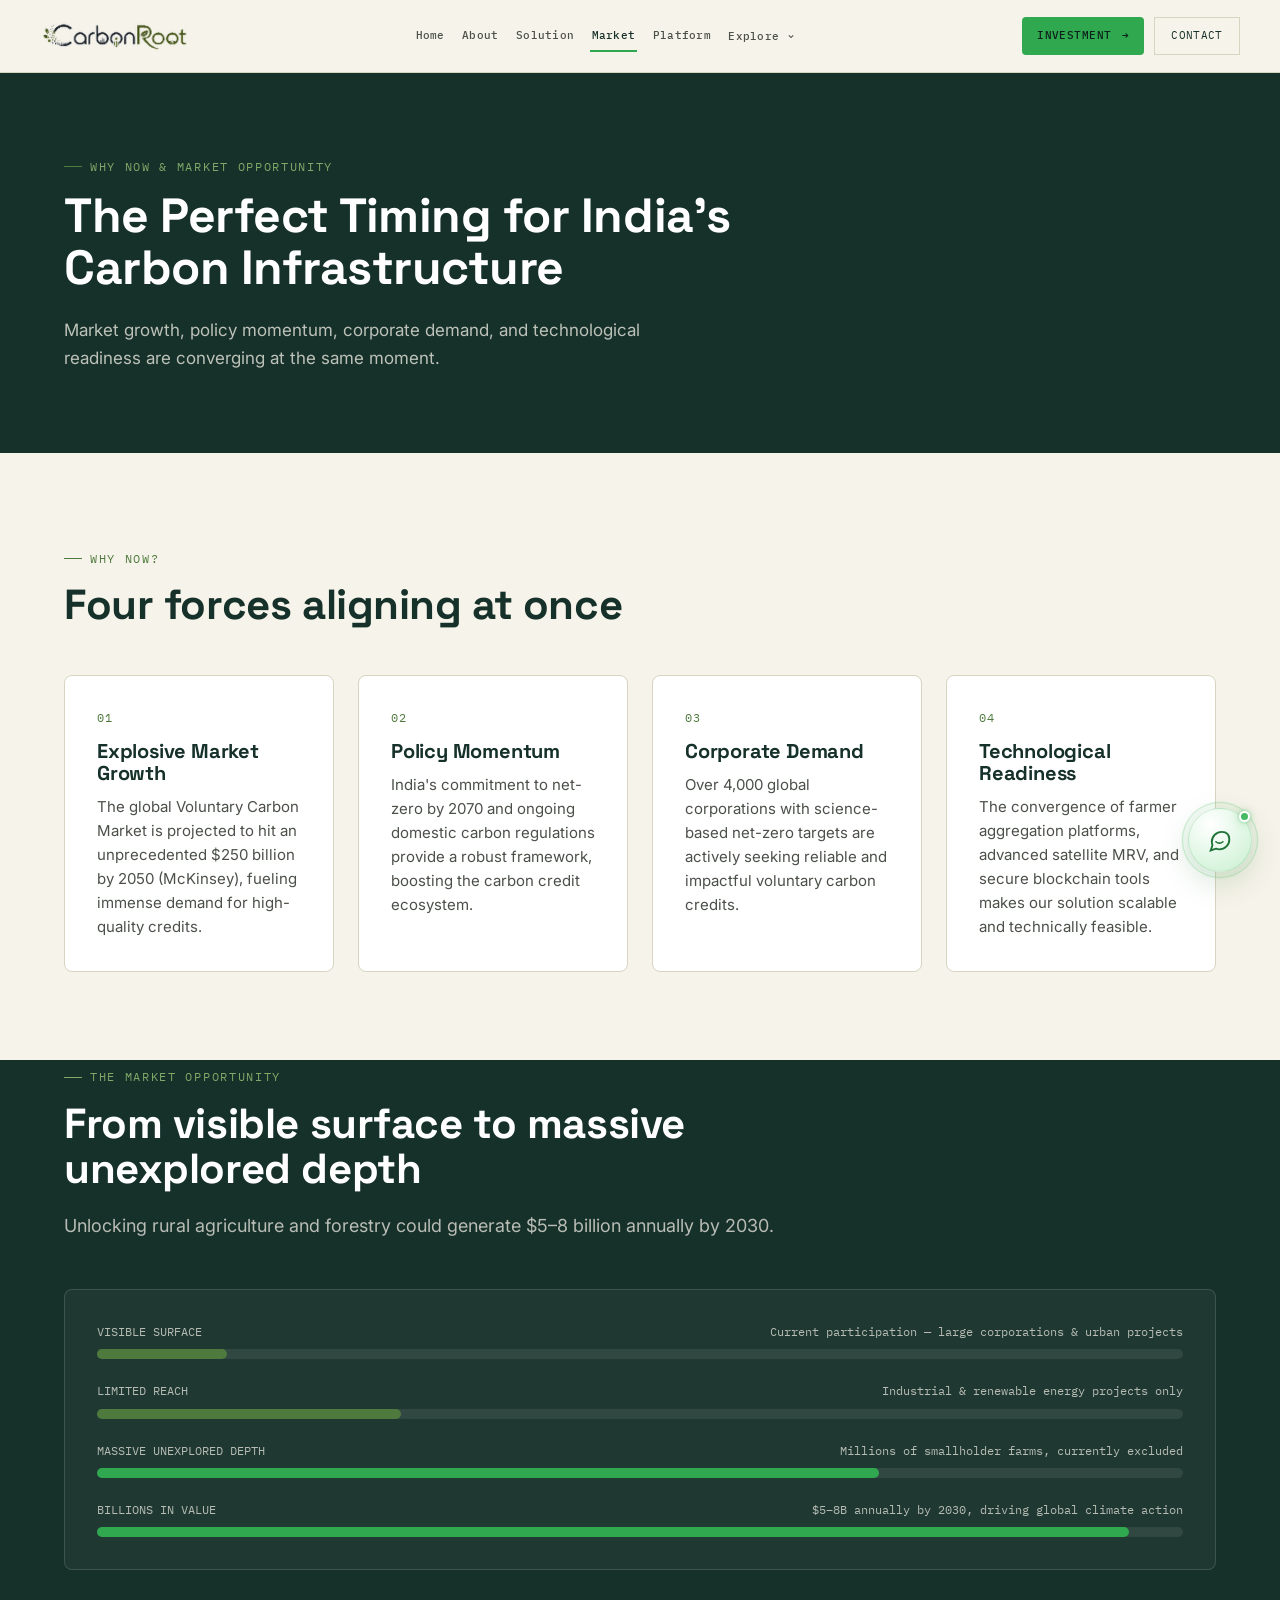
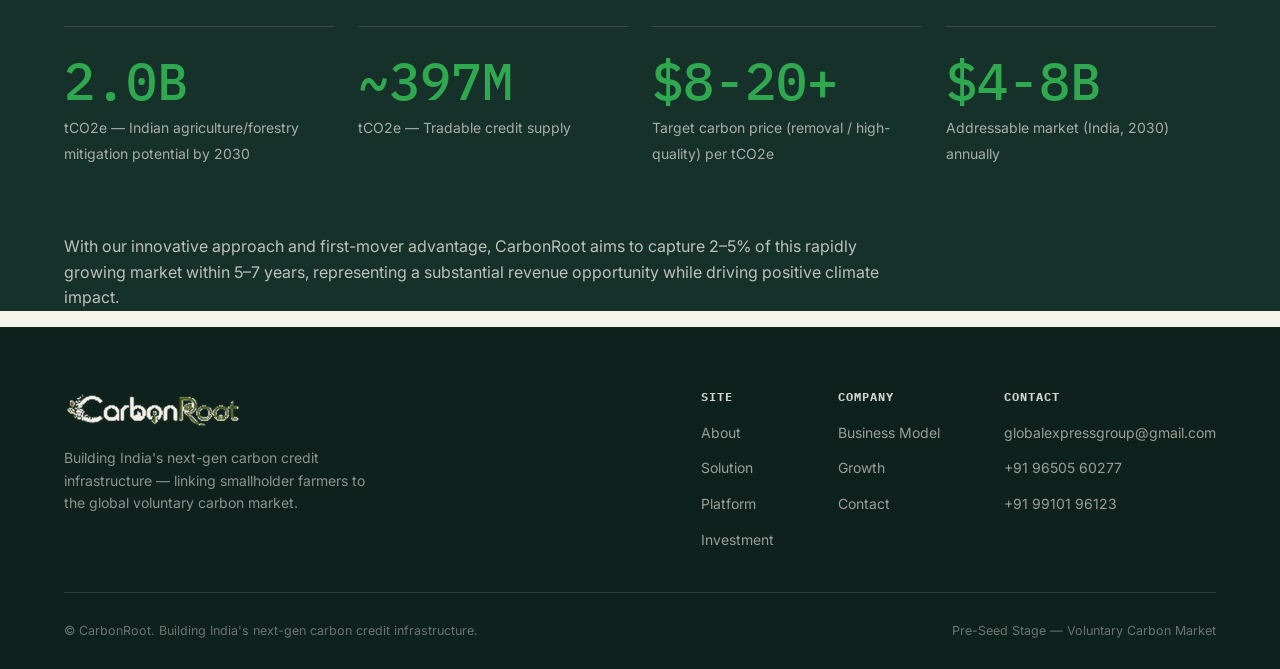
<file: market.html>
<!DOCTYPE html>
<html lang="en">
<head>
<meta charset="UTF-8">
<meta name="viewport" content="width=device-width, initial-scale=1.0">
<title>Market Opportunity &mdash; CarbonRoot</title>
<meta name="description" content="Why now: explosive VCM growth, Indian policy momentum, corporate net-zero demand, and technological readiness converging on a $5-8B annual addressable market.">
<meta property="og:title" content="Market Opportunity &mdash; CarbonRoot">
<meta property="og:description" content="Why now: explosive VCM growth, Indian policy momentum, corporate net-zero demand, and technological readiness converging on a $5-8B annual addressable market.">
<meta property="og:type" content="website">
<link rel="icon" href="assets/logo/carbonroot-logo-transparent.png">
<link rel="preconnect" href="https://fonts.googleapis.com">
<link rel="preconnect" href="https://fonts.gstatic.com" crossorigin>
<link href="https://fonts.googleapis.com/css2?family=Space+Grotesk:wght@500;600;700&family=Inter:wght@400;500;600;700&family=IBM+Plex+Mono:wght@400;500;600&display=swap" rel="stylesheet">
<link rel="stylesheet" href="css/style.css">
<link rel="stylesheet" href="css/chatbot.css">
</head>
<body>
  <header class="site-header">
    <div class="container nav-row">
      <a href="index.html" class="brand" aria-label="CarbonRoot home">
        <img src="assets/logo/carbonroot-logo-transparent.png" alt="CarbonRoot logo">
      </a>

      <nav class="desktop-nav" aria-label="Primary navigation">
        <ul class="desktop-nav-links">
          <li><a href="index.html" data-nav-link>Home</a></li>
          <li><a href="about.html" data-nav-link>About</a></li>
          <li><a href="solution.html" data-nav-link>Solution</a></li>
          <li><a href="market.html" data-nav-link>Market</a></li>
          <li><a href="platform.html" data-nav-link>Platform</a></li>
          <li class="nav-explore">
            <button class="nav-explore-trigger" type="button" aria-expanded="false" aria-controls="explore-menu">
              Explore <span aria-hidden="true">⌄</span>
            </button>
            <div class="nav-explore-menu" id="explore-menu" role="menu">
              <div class="nav-explore-label mono">Explore CarbonRoot</div>
              <a href="problem.html" role="menuitem" data-nav-link>Problem</a>
              <a href="competition.html" role="menuitem" data-nav-link>Competition</a>
              <a href="business.html" role="menuitem" data-nav-link>Business Model</a>
              <a href="growth.html" role="menuitem" data-nav-link>Growth</a>
            </div>
          </li>
        </ul>
      </nav>

      <div class="nav-actions">
        <a href="investment.html" class="btn btn-primary nav-actions-cta">Investment<span class="btn-arrow">&rarr;</span></a>
        <a href="contact.html" class="nav-contact-link">Contact</a>
        <button class="nav-toggle" type="button" aria-label="Open navigation" aria-expanded="false" aria-controls="mobile-nav-panel">
          <span class="nav-toggle-bars" aria-hidden="true"><span></span><span></span><span></span></span>
          <span class="nav-toggle-label mono">Menu</span>
        </button>
      </div>
    </div>
  </header>

  <div class="mobile-nav-panel" id="mobile-nav-panel" aria-hidden="true">
    <div class="mobile-nav-inner container">
      <div class="mobile-nav-top">
        <span class="eyebrow">Navigate CarbonRoot</span>
        <button class="mobile-nav-close" type="button" aria-label="Close navigation">&times;</button>
      </div>
      <nav aria-label="Mobile navigation">
        <ul class="mobile-nav-links">
          <li><a href="index.html" data-mobile-nav-link><span class="mobile-nav-num mono">01</span><span>Home</span></a></li>
          <li><a href="about.html" data-mobile-nav-link><span class="mobile-nav-num mono">02</span><span>About</span></a></li>
          <li><a href="problem.html" data-mobile-nav-link><span class="mobile-nav-num mono">03</span><span>Problem</span></a></li>
          <li><a href="solution.html" data-mobile-nav-link><span class="mobile-nav-num mono">04</span><span>Solution</span></a></li>
          <li><a href="market.html" data-mobile-nav-link><span class="mobile-nav-num mono">05</span><span>Market</span></a></li>
          <li><a href="platform.html" data-mobile-nav-link><span class="mobile-nav-num mono">06</span><span>Platform</span></a></li>
          <li><a href="competition.html" data-mobile-nav-link><span class="mobile-nav-num mono">07</span><span>Competition</span></a></li>
          <li><a href="business.html" data-mobile-nav-link><span class="mobile-nav-num mono">08</span><span>Business Model</span></a></li>
          <li><a href="growth.html" data-mobile-nav-link><span class="mobile-nav-num mono">09</span><span>Growth</span></a></li>
          <li><a href="investment.html" data-mobile-nav-link><span class="mobile-nav-num mono">10</span><span>Investment</span></a></li>
          <li><a href="contact.html" data-mobile-nav-link><span class="mobile-nav-num mono">11</span><span>Contact</span></a></li>
        </ul>
      </nav>
      <div class="mobile-nav-footer">
        <a href="mailto:globalexpressgroup@gmail.com">globalexpressgroup@gmail.com</a>
        <a href="tel:+919650560277">+91 96505 60277</a>
        <a href="tel:+919910196123">+91 99101 96123</a>
      </div>
    </div>
  </div>
  <section class="page-hero">
    <div class="container">
      <span class="eyebrow">Why Now &amp; Market Opportunity</span>
      <h1>The Perfect Timing for India's Carbon Infrastructure</h1>
      <p class="lede">Market growth, policy momentum, corporate demand, and technological readiness are converging at the same moment.</p>
    </div>
  </section>

  <section class="section">
    <div class="container">
      <div class="section-head" data-reveal>
        <span class="eyebrow">Why Now?</span>
        <h2>Four forces aligning at once</h2>
      </div>
      <div class="grid grid-4">
        <div class="card" data-reveal>
          <span class="card-index">01</span>
          <h3>Explosive Market Growth</h3>
          <p>The global Voluntary Carbon Market is projected to hit an unprecedented $250 billion by 2050 (McKinsey), fueling immense demand for high-quality credits.</p>
        </div>
        <div class="card" data-reveal>
          <span class="card-index">02</span>
          <h3>Policy Momentum</h3>
          <p>India's commitment to net-zero by 2070 and ongoing domestic carbon regulations provide a robust framework, boosting the carbon credit ecosystem.</p>
        </div>
        <div class="card" data-reveal>
          <span class="card-index">03</span>
          <h3>Corporate Demand</h3>
          <p>Over 4,000 global corporations with science-based net-zero targets are actively seeking reliable and impactful voluntary carbon credits.</p>
        </div>
        <div class="card" data-reveal>
          <span class="card-index">04</span>
          <h3>Technological Readiness</h3>
          <p>The convergence of farmer aggregation platforms, advanced satellite MRV, and secure blockchain tools makes our solution scalable and technically feasible.</p>
        </div>
      </div>
    </div>
  </section>

  <section class="section--dark">
    <div class="container">
      <div class="section-head" data-reveal>
        <span class="eyebrow">The Market Opportunity</span>
        <h2>From visible surface to massive unexplored depth</h2>
        <p>Unlocking rural agriculture and forestry could generate $5&ndash;8 billion annually by 2030.</p>
      </div>

      <div class="chart-panel" data-market-viz data-reveal>
        <div class="depth-row" style="margin-bottom:22px;">
          <div style="display:flex; justify-content:space-between; font-family:'IBM Plex Mono',monospace; font-size:12px; color:rgba(246,243,234,0.7); margin-bottom:8px;">
            <span>VISIBLE SURFACE</span><span>Current participation &mdash; large corporations &amp; urban projects</span>
          </div>
          <div style="background:rgba(246,243,234,0.08); border-radius:100px; height:10px;">
            <div class="depth-bar-fill" data-width="12%" style="width:0; height:100%; background:#4F7A3D; border-radius:100px; transition:width 1s var(--ease);"></div>
          </div>
        </div>
        <div class="depth-row" style="margin-bottom:22px;">
          <div style="display:flex; justify-content:space-between; font-family:'IBM Plex Mono',monospace; font-size:12px; color:rgba(246,243,234,0.7); margin-bottom:8px;">
            <span>LIMITED REACH</span><span>Industrial &amp; renewable energy projects only</span>
          </div>
          <div style="background:rgba(246,243,234,0.08); border-radius:100px; height:10px;">
            <div class="depth-bar-fill" data-width="28%" style="width:0; height:100%; background:#4F7A3D; border-radius:100px; transition:width 1s var(--ease);"></div>
          </div>
        </div>
        <div class="depth-row" style="margin-bottom:22px;">
          <div style="display:flex; justify-content:space-between; font-family:'IBM Plex Mono',monospace; font-size:12px; color:rgba(246,243,234,0.7); margin-bottom:8px;">
            <span>MASSIVE UNEXPLORED DEPTH</span><span>Millions of smallholder farms, currently excluded</span>
          </div>
          <div style="background:rgba(246,243,234,0.08); border-radius:100px; height:10px;">
            <div class="depth-bar-fill" data-width="72%" style="width:0; height:100%; background:#2FA84F; border-radius:100px; transition:width 1s var(--ease);"></div>
          </div>
        </div>
        <div class="depth-row">
          <div style="display:flex; justify-content:space-between; font-family:'IBM Plex Mono',monospace; font-size:12px; color:rgba(246,243,234,0.7); margin-bottom:8px;">
            <span>BILLIONS IN VALUE</span><span>$5&ndash;8B annually by 2030, driving global climate action</span>
          </div>
          <div style="background:rgba(246,243,234,0.08); border-radius:100px; height:10px;">
            <div class="depth-bar-fill" data-width="95%" style="width:0; height:100%; background:#2FA84F; border-radius:100px; transition:width 1s var(--ease);"></div>
          </div>
        </div>
      </div>

      <div class="stat-grid" style="margin-top:56px;">
        <div class="stat" data-reveal>
          <span class="stat-value"><span data-counter="2.5" data-decimals="1" data-suffix="B">0</span></span>
          <span class="stat-label">tCO2e &mdash; Indian agriculture/forestry mitigation potential by 2030</span>
        </div>
        <div class="stat" data-reveal>
          <span class="stat-value">~<span data-counter="500" data-suffix="M">0</span></span>
          <span class="stat-label">tCO2e &mdash; Tradable credit supply</span>
        </div>
        <div class="stat" data-reveal>
          <span class="stat-value">$<span data-counter="10" data-suffix="-20+">0</span></span>
          <span class="stat-label">Target carbon price (removal / high-quality) per tCO2e</span>
        </div>
        <div class="stat" data-reveal>
          <span class="stat-value">$<span data-counter="5" data-suffix="-8B">0</span></span>
          <span class="stat-label">Addressable market (India, 2030) annually</span>
        </div>
      </div>

      <p data-reveal style="margin-top:40px; color:rgba(246,243,234,0.75); max-width:820px;">With our innovative approach and first-mover advantage, CarbonRoot aims to capture 2–5% of this rapidly growing market within 5–7 years, representing a substantial revenue opportunity while driving positive climate impact.</p>
    </div>
  </section>
  <footer class="site-footer">
    <div class="container">
      <div class="footer-top">
        <div class="footer-brand">
          <img src="assets/logo/carbonroot-logo-footer.png" alt="CarbonRoot logo">
          <p>Building India's next-gen carbon credit infrastructure &mdash; linking smallholder farmers to the global voluntary carbon market.</p>
        </div>
        <div class="footer-cols">
          <div class="footer-col">
            <h4>Site</h4>
            <ul>
              <li><a href="about.html">About</a></li>
              <li><a href="solution.html">Solution</a></li>
              <li><a href="platform.html">Platform</a></li>
              <li><a href="investment.html">Investment</a></li>
            </ul>
          </div>
          <div class="footer-col">
            <h4>Company</h4>
            <ul>
              <li><a href="business.html">Business Model</a></li>
              <li><a href="growth.html">Growth</a></li>
              <li><a href="contact.html">Contact</a></li>
            </ul>
          </div>
          <div class="footer-col">
            <h4>Contact</h4>
            <ul>
              <li><a href="mailto:globalexpressgroup@gmail.com">globalexpressgroup@gmail.com</a></li>
              <li><a href="tel:+919650560277">+91 96505 60277</a></li>
              <li><a href="tel:+919910196123">+91 99101 96123</a></li>
            </ul>
          </div>
        </div>
      </div>
      <div class="footer-bottom">
        <span>&copy; CarbonRoot. Building India's next-gen carbon credit infrastructure.</span>
        <span>Pre-Seed Stage &mdash; Voluntary Carbon Market</span>
      </div>
    </div>
  </footer>
  <script src="js/script.js"></script>
  <script src="js/chatbot.js"></script>
</body>
</html>
</file>
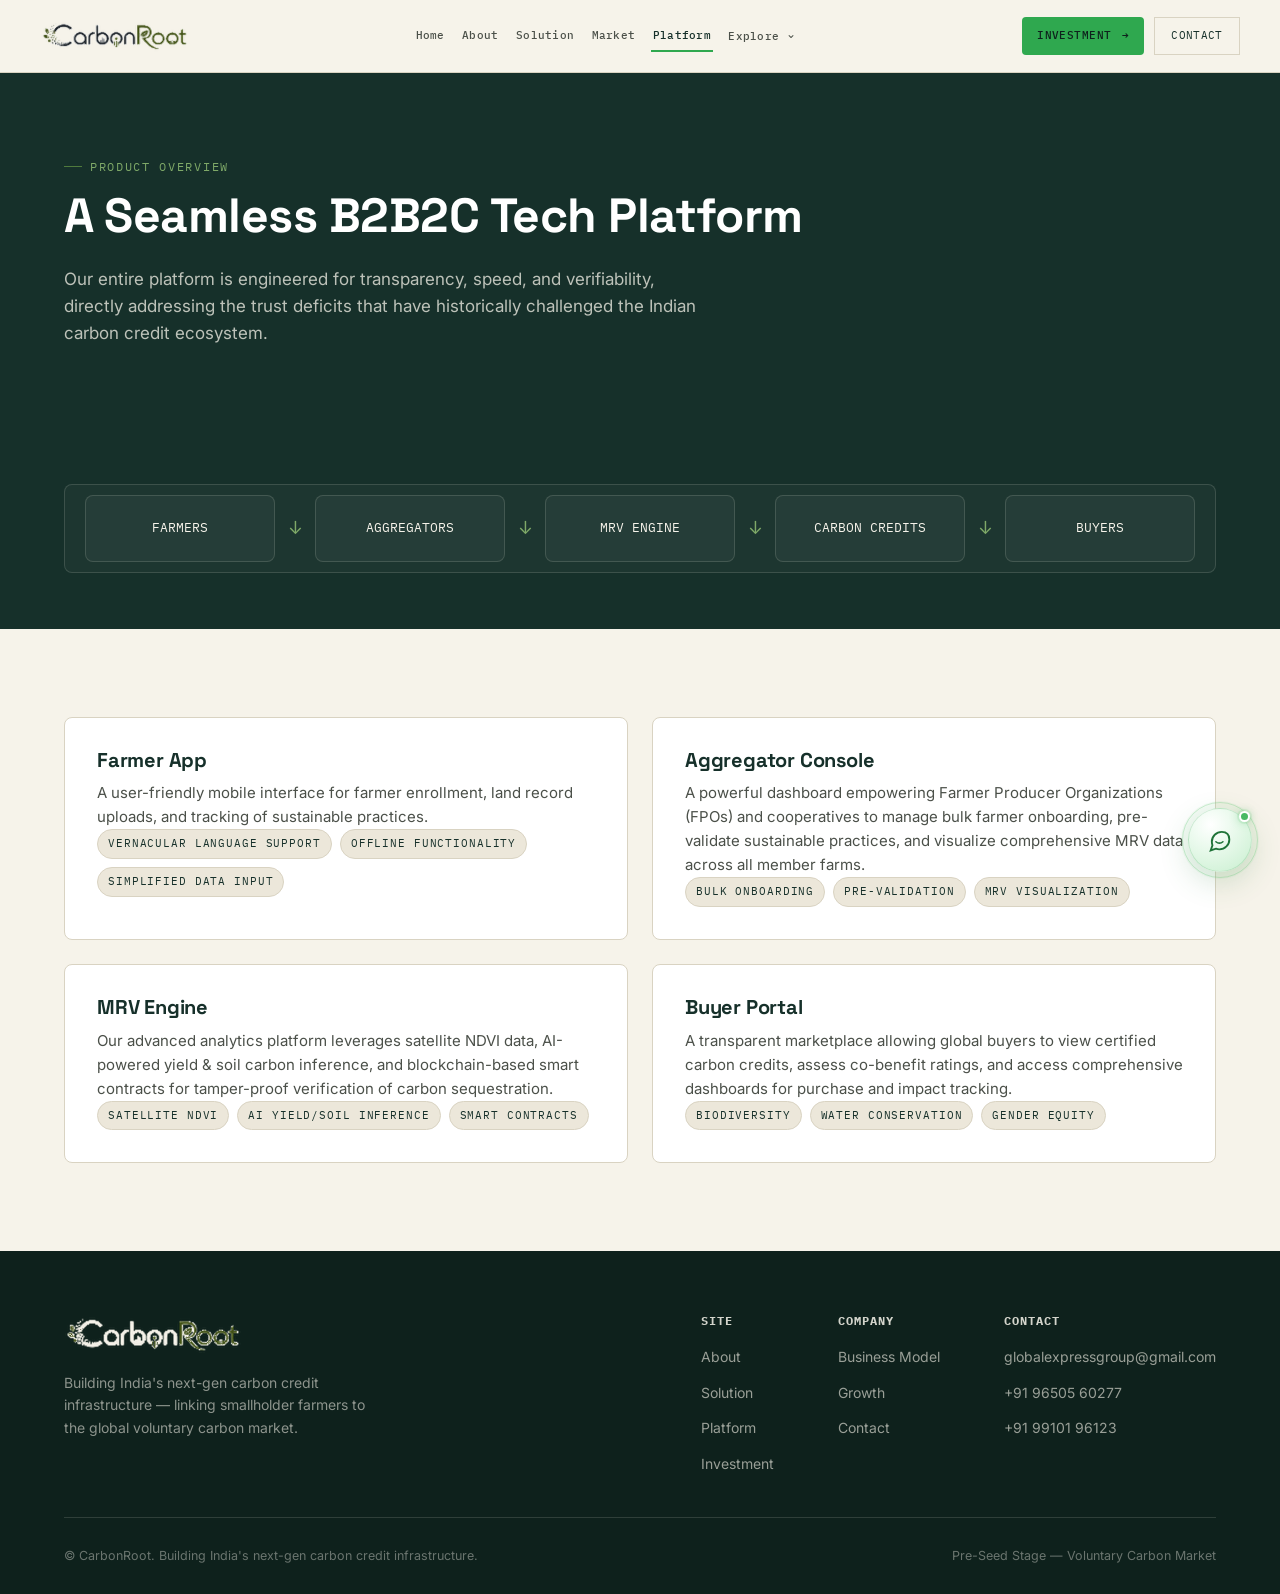
<file: platform.html>
<!DOCTYPE html>
<html lang="en">
<head>
<meta charset="UTF-8">
<meta name="viewport" content="width=device-width, initial-scale=1.0">
<title>Platform &mdash; CarbonRoot</title>
<meta name="description" content="CarbonRoot's B2B2C platform: Farmer App, Aggregator Console, MRV Engine, and Buyer Portal working together end to end.">
<meta property="og:title" content="Platform &mdash; CarbonRoot">
<meta property="og:description" content="CarbonRoot's B2B2C platform: Farmer App, Aggregator Console, MRV Engine, and Buyer Portal working together end to end.">
<meta property="og:type" content="website">
<link rel="icon" href="assets/logo/carbonroot-logo-transparent.png">
<link rel="preconnect" href="https://fonts.googleapis.com">
<link rel="preconnect" href="https://fonts.gstatic.com" crossorigin>
<link href="https://fonts.googleapis.com/css2?family=Space+Grotesk:wght@500;600;700&family=Inter:wght@400;500;600;700&family=IBM+Plex+Mono:wght@400;500;600&display=swap" rel="stylesheet">
<link rel="stylesheet" href="css/style.css">
<link rel="stylesheet" href="css/chatbot.css">
</head>
<body>
  <header class="site-header">
    <div class="container nav-row">
      <a href="index.html" class="brand" aria-label="CarbonRoot home">
        <img src="assets/logo/carbonroot-logo-transparent.png" alt="CarbonRoot logo">
      </a>

      <nav class="desktop-nav" aria-label="Primary navigation">
        <ul class="desktop-nav-links">
          <li><a href="index.html" data-nav-link>Home</a></li>
          <li><a href="about.html" data-nav-link>About</a></li>
          <li><a href="solution.html" data-nav-link>Solution</a></li>
          <li><a href="market.html" data-nav-link>Market</a></li>
          <li><a href="platform.html" data-nav-link>Platform</a></li>
          <li class="nav-explore">
            <button class="nav-explore-trigger" type="button" aria-expanded="false" aria-controls="explore-menu">
              Explore <span aria-hidden="true">⌄</span>
            </button>
            <div class="nav-explore-menu" id="explore-menu" role="menu">
              <div class="nav-explore-label mono">Explore CarbonRoot</div>
              <a href="problem.html" role="menuitem" data-nav-link>Problem</a>
              <a href="competition.html" role="menuitem" data-nav-link>Competition</a>
              <a href="business.html" role="menuitem" data-nav-link>Business Model</a>
              <a href="growth.html" role="menuitem" data-nav-link>Growth</a>
            </div>
          </li>
        </ul>
      </nav>

      <div class="nav-actions">
        <a href="investment.html" class="btn btn-primary nav-actions-cta">Investment<span class="btn-arrow">&rarr;</span></a>
        <a href="contact.html" class="nav-contact-link">Contact</a>
        <button class="nav-toggle" type="button" aria-label="Open navigation" aria-expanded="false" aria-controls="mobile-nav-panel">
          <span class="nav-toggle-bars" aria-hidden="true"><span></span><span></span><span></span></span>
          <span class="nav-toggle-label mono">Menu</span>
        </button>
      </div>
    </div>
  </header>

  <div class="mobile-nav-panel" id="mobile-nav-panel" aria-hidden="true">
    <div class="mobile-nav-inner container">
      <div class="mobile-nav-top">
        <span class="eyebrow">Navigate CarbonRoot</span>
        <button class="mobile-nav-close" type="button" aria-label="Close navigation">&times;</button>
      </div>
      <nav aria-label="Mobile navigation">
        <ul class="mobile-nav-links">
          <li><a href="index.html" data-mobile-nav-link><span class="mobile-nav-num mono">01</span><span>Home</span></a></li>
          <li><a href="about.html" data-mobile-nav-link><span class="mobile-nav-num mono">02</span><span>About</span></a></li>
          <li><a href="problem.html" data-mobile-nav-link><span class="mobile-nav-num mono">03</span><span>Problem</span></a></li>
          <li><a href="solution.html" data-mobile-nav-link><span class="mobile-nav-num mono">04</span><span>Solution</span></a></li>
          <li><a href="market.html" data-mobile-nav-link><span class="mobile-nav-num mono">05</span><span>Market</span></a></li>
          <li><a href="platform.html" data-mobile-nav-link><span class="mobile-nav-num mono">06</span><span>Platform</span></a></li>
          <li><a href="competition.html" data-mobile-nav-link><span class="mobile-nav-num mono">07</span><span>Competition</span></a></li>
          <li><a href="business.html" data-mobile-nav-link><span class="mobile-nav-num mono">08</span><span>Business Model</span></a></li>
          <li><a href="growth.html" data-mobile-nav-link><span class="mobile-nav-num mono">09</span><span>Growth</span></a></li>
          <li><a href="investment.html" data-mobile-nav-link><span class="mobile-nav-num mono">10</span><span>Investment</span></a></li>
          <li><a href="contact.html" data-mobile-nav-link><span class="mobile-nav-num mono">11</span><span>Contact</span></a></li>
        </ul>
      </nav>
      <div class="mobile-nav-footer">
        <a href="mailto:globalexpressgroup@gmail.com">globalexpressgroup@gmail.com</a>
        <a href="tel:+919650560277">+91 96505 60277</a>
        <a href="tel:+919910196123">+91 99101 96123</a>
      </div>
    </div>
  </div>
  <section class="page-hero">
    <div class="container">
      <span class="eyebrow">Product Overview</span>
      <h1>A Seamless B2B2C Tech Platform</h1>
      <p class="lede">Our entire platform is engineered for transparency, speed, and verifiability, directly addressing the trust deficits that have historically challenged the Indian carbon credit ecosystem.</p>
    </div>
  </section>

  <section class="section--dark section--tight">
    <div class="container">
      <div class="flow-diagram" style="background:rgba(246,243,234,0.03); border:1px solid var(--line-dark); border-radius:8px; padding:10px 20px;">
        <div class="flow-node">FARMERS</div>
        <div class="flow-arrow">&darr;</div>
        <div class="flow-node">AGGREGATORS</div>
        <div class="flow-arrow">&darr;</div>
        <div class="flow-node">MRV ENGINE</div>
        <div class="flow-arrow">&darr;</div>
        <div class="flow-node">CARBON CREDITS</div>
        <div class="flow-arrow">&darr;</div>
        <div class="flow-node">BUYERS</div>
      </div>
    </div>
  </section>

  <section class="section">
    <div class="container">
      <div class="grid grid-2">
        <div class="card" data-reveal>
          <h3>Farmer App</h3>
          <p>A user-friendly mobile interface for farmer enrollment, land record uploads, and tracking of sustainable practices.</p>
          <div class="pillar-tags">
            <span class="badge">Vernacular language support</span>
            <span class="badge">Offline functionality</span>
            <span class="badge">Simplified data input</span>
          </div>
        </div>
        <div class="card" data-reveal>
          <h3>Aggregator Console</h3>
          <p>A powerful dashboard empowering Farmer Producer Organizations (FPOs) and cooperatives to manage bulk farmer onboarding, pre-validate sustainable practices, and visualize comprehensive MRV data across all member farms.</p>
          <div class="pillar-tags">
            <span class="badge">Bulk onboarding</span>
            <span class="badge">Pre-validation</span>
            <span class="badge">MRV visualization</span>
          </div>
        </div>
        <div class="card" data-reveal>
          <h3>MRV Engine</h3>
          <p>Our advanced analytics platform leverages satellite NDVI data, AI-powered yield &amp; soil carbon inference, and blockchain-based smart contracts for tamper-proof verification of carbon sequestration.</p>
          <div class="pillar-tags">
            <span class="badge">Satellite NDVI</span>
            <span class="badge">AI yield/soil inference</span>
            <span class="badge">Smart contracts</span>
          </div>
        </div>
        <div class="card" data-reveal>
          <h3>Buyer Portal</h3>
          <p>A transparent marketplace allowing global buyers to view certified carbon credits, assess co-benefit ratings, and access comprehensive dashboards for purchase and impact tracking.</p>
          <div class="pillar-tags">
            <span class="badge">Biodiversity</span>
            <span class="badge">Water conservation</span>
            <span class="badge">Gender equity</span>
          </div>
        </div>
      </div>
    </div>
  </section>
  <footer class="site-footer">
    <div class="container">
      <div class="footer-top">
        <div class="footer-brand">
          <img src="assets/logo/carbonroot-logo-footer.png" alt="CarbonRoot logo">
          <p>Building India's next-gen carbon credit infrastructure &mdash; linking smallholder farmers to the global voluntary carbon market.</p>
        </div>
        <div class="footer-cols">
          <div class="footer-col">
            <h4>Site</h4>
            <ul>
              <li><a href="about.html">About</a></li>
              <li><a href="solution.html">Solution</a></li>
              <li><a href="platform.html">Platform</a></li>
              <li><a href="investment.html">Investment</a></li>
            </ul>
          </div>
          <div class="footer-col">
            <h4>Company</h4>
            <ul>
              <li><a href="business.html">Business Model</a></li>
              <li><a href="growth.html">Growth</a></li>
              <li><a href="contact.html">Contact</a></li>
            </ul>
          </div>
          <div class="footer-col">
            <h4>Contact</h4>
            <ul>
              <li><a href="mailto:globalexpressgroup@gmail.com">globalexpressgroup@gmail.com</a></li>
              <li><a href="tel:+919650560277">+91 96505 60277</a></li>
              <li><a href="tel:+919910196123">+91 99101 96123</a></li>
            </ul>
          </div>
        </div>
      </div>
      <div class="footer-bottom">
        <span>&copy; CarbonRoot. Building India's next-gen carbon credit infrastructure.</span>
        <span>Pre-Seed Stage &mdash; Voluntary Carbon Market</span>
      </div>
    </div>
  </footer>
  <script src="js/script.js"></script>
  <script src="js/chatbot.js"></script>
</body>
</html>
</file>
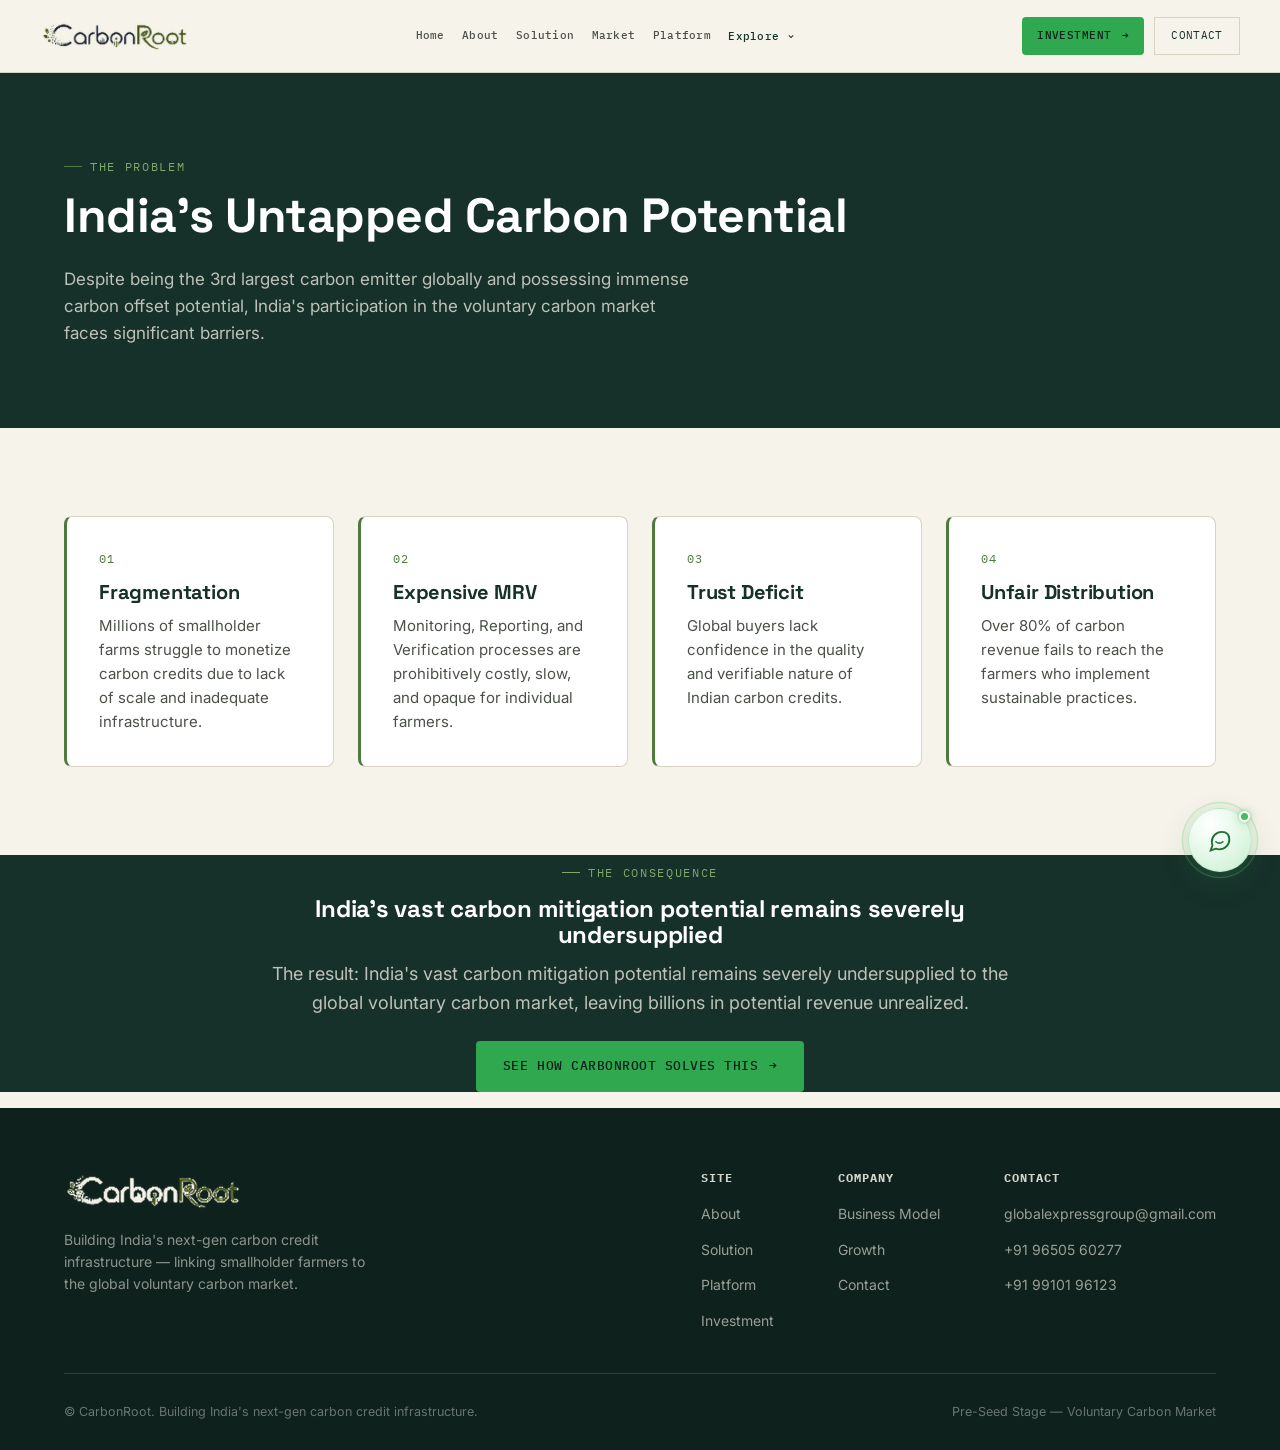
<file: problem.html>
<!DOCTYPE html>
<html lang="en">
<head>
<meta charset="UTF-8">
<meta name="viewport" content="width=device-width, initial-scale=1.0">
<title>The Problem &mdash; CarbonRoot</title>
<meta name="description" content="India's untapped carbon potential: fragmentation, expensive MRV, a trust deficit, and unfair revenue distribution keep smallholder farmers out of the voluntary carbon market.">
<meta property="og:title" content="The Problem &mdash; CarbonRoot">
<meta property="og:description" content="India's untapped carbon potential: fragmentation, expensive MRV, a trust deficit, and unfair revenue distribution keep smallholder farmers out of the voluntary carbon market.">
<meta property="og:type" content="website">
<link rel="icon" href="assets/logo/carbonroot-logo-transparent.png">
<link rel="preconnect" href="https://fonts.googleapis.com">
<link rel="preconnect" href="https://fonts.gstatic.com" crossorigin>
<link href="https://fonts.googleapis.com/css2?family=Space+Grotesk:wght@500;600;700&family=Inter:wght@400;500;600;700&family=IBM+Plex+Mono:wght@400;500;600&display=swap" rel="stylesheet">
<link rel="stylesheet" href="css/style.css">
<link rel="stylesheet" href="css/chatbot.css">
</head>
<body>
  <header class="site-header">
    <div class="container nav-row">
      <a href="index.html" class="brand" aria-label="CarbonRoot home">
        <img src="assets/logo/carbonroot-logo-transparent.png" alt="CarbonRoot logo">
      </a>

      <nav class="desktop-nav" aria-label="Primary navigation">
        <ul class="desktop-nav-links">
          <li><a href="index.html" data-nav-link>Home</a></li>
          <li><a href="about.html" data-nav-link>About</a></li>
          <li><a href="solution.html" data-nav-link>Solution</a></li>
          <li><a href="market.html" data-nav-link>Market</a></li>
          <li><a href="platform.html" data-nav-link>Platform</a></li>
          <li class="nav-explore">
            <button class="nav-explore-trigger" type="button" aria-expanded="false" aria-controls="explore-menu">
              Explore <span aria-hidden="true">⌄</span>
            </button>
            <div class="nav-explore-menu" id="explore-menu" role="menu">
              <div class="nav-explore-label mono">Explore CarbonRoot</div>
              <a href="problem.html" role="menuitem" data-nav-link>Problem</a>
              <a href="competition.html" role="menuitem" data-nav-link>Competition</a>
              <a href="business.html" role="menuitem" data-nav-link>Business Model</a>
              <a href="growth.html" role="menuitem" data-nav-link>Growth</a>
            </div>
          </li>
        </ul>
      </nav>

      <div class="nav-actions">
        <a href="investment.html" class="btn btn-primary nav-actions-cta">Investment<span class="btn-arrow">&rarr;</span></a>
        <a href="contact.html" class="nav-contact-link">Contact</a>
        <button class="nav-toggle" type="button" aria-label="Open navigation" aria-expanded="false" aria-controls="mobile-nav-panel">
          <span class="nav-toggle-bars" aria-hidden="true"><span></span><span></span><span></span></span>
          <span class="nav-toggle-label mono">Menu</span>
        </button>
      </div>
    </div>
  </header>

  <div class="mobile-nav-panel" id="mobile-nav-panel" aria-hidden="true">
    <div class="mobile-nav-inner container">
      <div class="mobile-nav-top">
        <span class="eyebrow">Navigate CarbonRoot</span>
        <button class="mobile-nav-close" type="button" aria-label="Close navigation">&times;</button>
      </div>
      <nav aria-label="Mobile navigation">
        <ul class="mobile-nav-links">
          <li><a href="index.html" data-mobile-nav-link><span class="mobile-nav-num mono">01</span><span>Home</span></a></li>
          <li><a href="about.html" data-mobile-nav-link><span class="mobile-nav-num mono">02</span><span>About</span></a></li>
          <li><a href="problem.html" data-mobile-nav-link><span class="mobile-nav-num mono">03</span><span>Problem</span></a></li>
          <li><a href="solution.html" data-mobile-nav-link><span class="mobile-nav-num mono">04</span><span>Solution</span></a></li>
          <li><a href="market.html" data-mobile-nav-link><span class="mobile-nav-num mono">05</span><span>Market</span></a></li>
          <li><a href="platform.html" data-mobile-nav-link><span class="mobile-nav-num mono">06</span><span>Platform</span></a></li>
          <li><a href="competition.html" data-mobile-nav-link><span class="mobile-nav-num mono">07</span><span>Competition</span></a></li>
          <li><a href="business.html" data-mobile-nav-link><span class="mobile-nav-num mono">08</span><span>Business Model</span></a></li>
          <li><a href="growth.html" data-mobile-nav-link><span class="mobile-nav-num mono">09</span><span>Growth</span></a></li>
          <li><a href="investment.html" data-mobile-nav-link><span class="mobile-nav-num mono">10</span><span>Investment</span></a></li>
          <li><a href="contact.html" data-mobile-nav-link><span class="mobile-nav-num mono">11</span><span>Contact</span></a></li>
        </ul>
      </nav>
      <div class="mobile-nav-footer">
        <a href="mailto:globalexpressgroup@gmail.com">globalexpressgroup@gmail.com</a>
        <a href="tel:+919650560277">+91 96505 60277</a>
        <a href="tel:+919910196123">+91 99101 96123</a>
      </div>
    </div>
  </div>
  <section class="page-hero">
    <div class="container">
      <span class="eyebrow">The Problem</span>
      <h1>India's Untapped Carbon Potential</h1>
      <p class="lede">Despite being the 3rd largest carbon emitter globally and possessing immense carbon offset potential, India's participation in the voluntary carbon market faces significant barriers.</p>
    </div>
  </section>

  <section class="section">
    <div class="container">
      <div class="grid grid-4">
        <div class="card card--accent" data-reveal>
          <span class="card-index">01</span>
          <h3>Fragmentation</h3>
          <p>Millions of smallholder farms struggle to monetize carbon credits due to lack of scale and inadequate infrastructure.</p>
        </div>
        <div class="card card--accent" data-reveal>
          <span class="card-index">02</span>
          <h3>Expensive MRV</h3>
          <p>Monitoring, Reporting, and Verification processes are prohibitively costly, slow, and opaque for individual farmers.</p>
        </div>
        <div class="card card--accent" data-reveal>
          <span class="card-index">03</span>
          <h3>Trust Deficit</h3>
          <p>Global buyers lack confidence in the quality and verifiable nature of Indian carbon credits.</p>
        </div>
        <div class="card card--accent" data-reveal>
          <span class="card-index">04</span>
          <h3>Unfair Distribution</h3>
          <p>Over 80% of carbon revenue fails to reach the farmers who implement sustainable practices.</p>
        </div>
      </div>
    </div>
  </section>

  <section class="section--dark">
    <div class="container center" style="max-width:820px;">
      <span class="eyebrow center">The Consequence</span>
      <h2 data-reveal>India's vast carbon mitigation potential remains severely undersupplied</h2>
      <p data-reveal style="color:rgba(246,243,234,0.75); font-size:18px;">The result: India's vast carbon mitigation potential remains severely undersupplied to the global voluntary carbon market, leaving billions in potential revenue unrealized.</p>
      <p style="margin-top:24px;"><a href="solution.html" class="btn btn-primary">See how CarbonRoot solves this <span class="btn-arrow">&rarr;</span></a></p>
    </div>
  </section>
  <footer class="site-footer">
    <div class="container">
      <div class="footer-top">
        <div class="footer-brand">
          <img src="assets/logo/carbonroot-logo-footer.png" alt="CarbonRoot logo">
          <p>Building India's next-gen carbon credit infrastructure &mdash; linking smallholder farmers to the global voluntary carbon market.</p>
        </div>
        <div class="footer-cols">
          <div class="footer-col">
            <h4>Site</h4>
            <ul>
              <li><a href="about.html">About</a></li>
              <li><a href="solution.html">Solution</a></li>
              <li><a href="platform.html">Platform</a></li>
              <li><a href="investment.html">Investment</a></li>
            </ul>
          </div>
          <div class="footer-col">
            <h4>Company</h4>
            <ul>
              <li><a href="business.html">Business Model</a></li>
              <li><a href="growth.html">Growth</a></li>
              <li><a href="contact.html">Contact</a></li>
            </ul>
          </div>
          <div class="footer-col">
            <h4>Contact</h4>
            <ul>
              <li><a href="mailto:globalexpressgroup@gmail.com">globalexpressgroup@gmail.com</a></li>
              <li><a href="tel:+919650560277">+91 96505 60277</a></li>
              <li><a href="tel:+919910196123">+91 99101 96123</a></li>
            </ul>
          </div>
        </div>
      </div>
      <div class="footer-bottom">
        <span>&copy; CarbonRoot. Building India's next-gen carbon credit infrastructure.</span>
        <span>Pre-Seed Stage &mdash; Voluntary Carbon Market</span>
      </div>
    </div>
  </footer>
  <script src="js/script.js"></script>
  <script src="js/chatbot.js"></script>
</body>
</html>
</file>
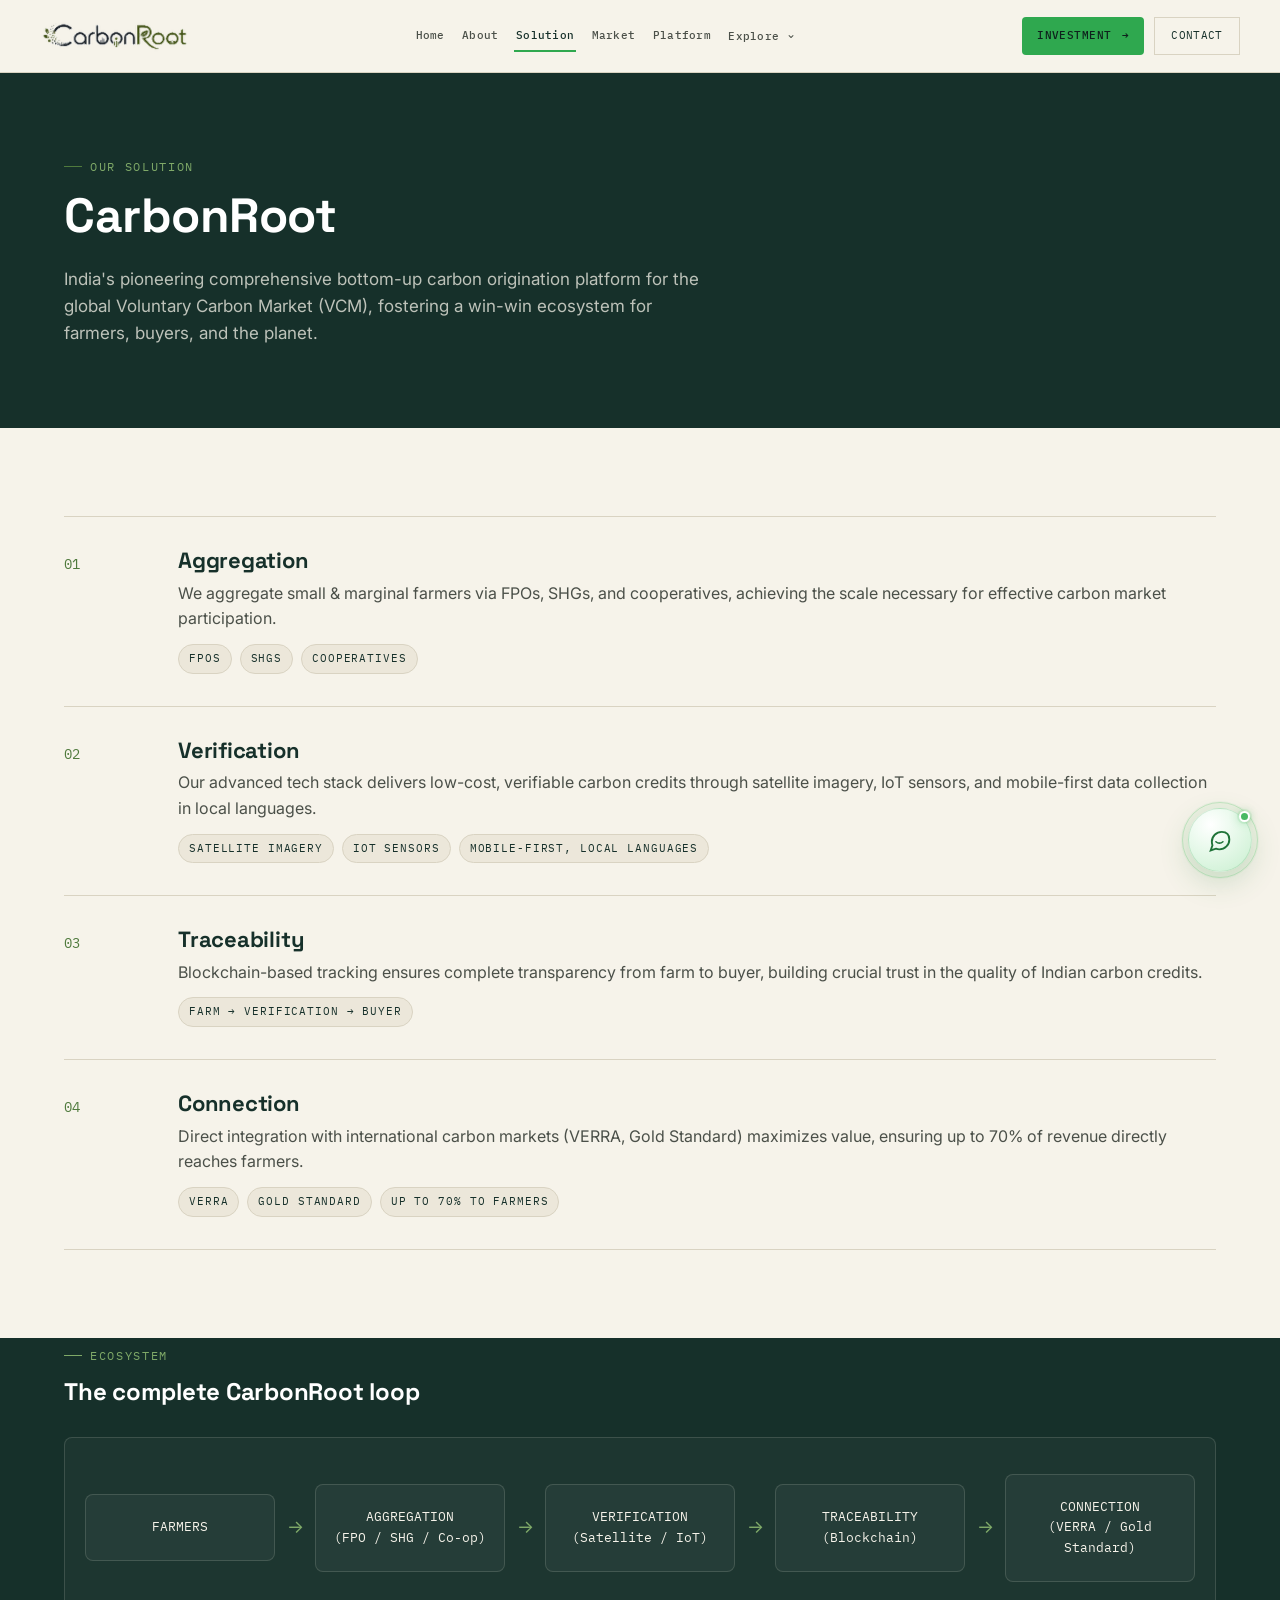
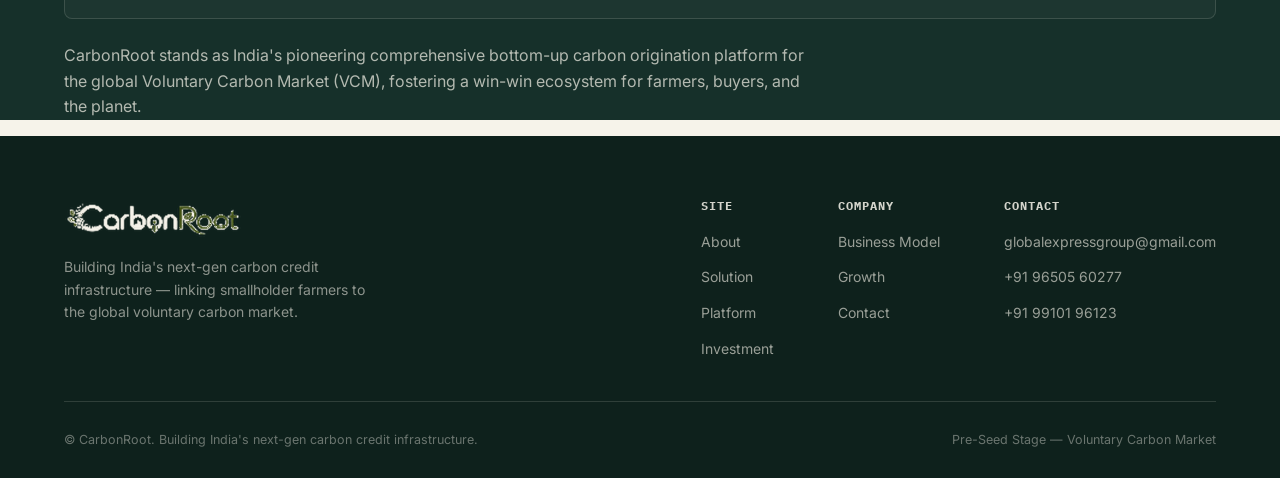
<file: solution.html>
<!DOCTYPE html>
<html lang="en">
<head>
<meta charset="UTF-8">
<meta name="viewport" content="width=device-width, initial-scale=1.0">
<title>Our Solution &mdash; CarbonRoot</title>
<meta name="description" content="CarbonRoot's four pillars: aggregation, verification, traceability, and connection to the global voluntary carbon market.">
<meta property="og:title" content="Our Solution &mdash; CarbonRoot">
<meta property="og:description" content="CarbonRoot's four pillars: aggregation, verification, traceability, and connection to the global voluntary carbon market.">
<meta property="og:type" content="website">
<link rel="icon" href="assets/logo/carbonroot-logo-transparent.png">
<link rel="preconnect" href="https://fonts.googleapis.com">
<link rel="preconnect" href="https://fonts.gstatic.com" crossorigin>
<link href="https://fonts.googleapis.com/css2?family=Space+Grotesk:wght@500;600;700&family=Inter:wght@400;500;600;700&family=IBM+Plex+Mono:wght@400;500;600&display=swap" rel="stylesheet">
<link rel="stylesheet" href="css/style.css">
<link rel="stylesheet" href="css/chatbot.css">
</head>
<body>
  <header class="site-header">
    <div class="container nav-row">
      <a href="index.html" class="brand" aria-label="CarbonRoot home">
        <img src="assets/logo/carbonroot-logo-transparent.png" alt="CarbonRoot logo">
      </a>

      <nav class="desktop-nav" aria-label="Primary navigation">
        <ul class="desktop-nav-links">
          <li><a href="index.html" data-nav-link>Home</a></li>
          <li><a href="about.html" data-nav-link>About</a></li>
          <li><a href="solution.html" data-nav-link>Solution</a></li>
          <li><a href="market.html" data-nav-link>Market</a></li>
          <li><a href="platform.html" data-nav-link>Platform</a></li>
          <li class="nav-explore">
            <button class="nav-explore-trigger" type="button" aria-expanded="false" aria-controls="explore-menu">
              Explore <span aria-hidden="true">⌄</span>
            </button>
            <div class="nav-explore-menu" id="explore-menu" role="menu">
              <div class="nav-explore-label mono">Explore CarbonRoot</div>
              <a href="problem.html" role="menuitem" data-nav-link>Problem</a>
              <a href="competition.html" role="menuitem" data-nav-link>Competition</a>
              <a href="business.html" role="menuitem" data-nav-link>Business Model</a>
              <a href="growth.html" role="menuitem" data-nav-link>Growth</a>
            </div>
          </li>
        </ul>
      </nav>

      <div class="nav-actions">
        <a href="investment.html" class="btn btn-primary nav-actions-cta">Investment<span class="btn-arrow">&rarr;</span></a>
        <a href="contact.html" class="nav-contact-link">Contact</a>
        <button class="nav-toggle" type="button" aria-label="Open navigation" aria-expanded="false" aria-controls="mobile-nav-panel">
          <span class="nav-toggle-bars" aria-hidden="true"><span></span><span></span><span></span></span>
          <span class="nav-toggle-label mono">Menu</span>
        </button>
      </div>
    </div>
  </header>

  <div class="mobile-nav-panel" id="mobile-nav-panel" aria-hidden="true">
    <div class="mobile-nav-inner container">
      <div class="mobile-nav-top">
        <span class="eyebrow">Navigate CarbonRoot</span>
        <button class="mobile-nav-close" type="button" aria-label="Close navigation">&times;</button>
      </div>
      <nav aria-label="Mobile navigation">
        <ul class="mobile-nav-links">
          <li><a href="index.html" data-mobile-nav-link><span class="mobile-nav-num mono">01</span><span>Home</span></a></li>
          <li><a href="about.html" data-mobile-nav-link><span class="mobile-nav-num mono">02</span><span>About</span></a></li>
          <li><a href="problem.html" data-mobile-nav-link><span class="mobile-nav-num mono">03</span><span>Problem</span></a></li>
          <li><a href="solution.html" data-mobile-nav-link><span class="mobile-nav-num mono">04</span><span>Solution</span></a></li>
          <li><a href="market.html" data-mobile-nav-link><span class="mobile-nav-num mono">05</span><span>Market</span></a></li>
          <li><a href="platform.html" data-mobile-nav-link><span class="mobile-nav-num mono">06</span><span>Platform</span></a></li>
          <li><a href="competition.html" data-mobile-nav-link><span class="mobile-nav-num mono">07</span><span>Competition</span></a></li>
          <li><a href="business.html" data-mobile-nav-link><span class="mobile-nav-num mono">08</span><span>Business Model</span></a></li>
          <li><a href="growth.html" data-mobile-nav-link><span class="mobile-nav-num mono">09</span><span>Growth</span></a></li>
          <li><a href="investment.html" data-mobile-nav-link><span class="mobile-nav-num mono">10</span><span>Investment</span></a></li>
          <li><a href="contact.html" data-mobile-nav-link><span class="mobile-nav-num mono">11</span><span>Contact</span></a></li>
        </ul>
      </nav>
      <div class="mobile-nav-footer">
        <a href="mailto:globalexpressgroup@gmail.com">globalexpressgroup@gmail.com</a>
        <a href="tel:+919650560277">+91 96505 60277</a>
        <a href="tel:+919910196123">+91 99101 96123</a>
      </div>
    </div>
  </div>
  <section class="page-hero">
    <div class="container">
      <span class="eyebrow">Our Solution</span>
      <h1>CarbonRoot</h1>
      <p class="lede">India's pioneering comprehensive bottom-up carbon origination platform for the global Voluntary Carbon Market (VCM), fostering a win-win ecosystem for farmers, buyers, and the planet.</p>
    </div>
  </section>

  <section class="section">
    <div class="container">
      <div class="pillar-list">
        <div class="pillar" data-reveal>
          <span class="pillar-num mono">01</span>
          <div>
            <h3>Aggregation</h3>
            <p>We aggregate small &amp; marginal farmers via FPOs, SHGs, and cooperatives, achieving the scale necessary for effective carbon market participation.</p>
            <div class="pillar-tags">
              <span class="badge">FPOs</span><span class="badge">SHGs</span><span class="badge">Cooperatives</span>
            </div>
          </div>
        </div>
        <div class="pillar" data-reveal>
          <span class="pillar-num mono">02</span>
          <div>
            <h3>Verification</h3>
            <p>Our advanced tech stack delivers low-cost, verifiable carbon credits through satellite imagery, IoT sensors, and mobile-first data collection in local languages.</p>
            <div class="pillar-tags">
              <span class="badge">Satellite imagery</span><span class="badge">IoT sensors</span><span class="badge">Mobile-first, local languages</span>
            </div>
          </div>
        </div>
        <div class="pillar" data-reveal>
          <span class="pillar-num mono">03</span>
          <div>
            <h3>Traceability</h3>
            <p>Blockchain-based tracking ensures complete transparency from farm to buyer, building crucial trust in the quality of Indian carbon credits.</p>
            <div class="pillar-tags">
              <span class="badge">Farm &rarr; Verification &rarr; Buyer</span>
            </div>
          </div>
        </div>
        <div class="pillar" data-reveal>
          <span class="pillar-num mono">04</span>
          <div>
            <h3>Connection</h3>
            <p>Direct integration with international carbon markets (VERRA, Gold Standard) maximizes value, ensuring up to 70% of revenue directly reaches farmers.</p>
            <div class="pillar-tags">
              <span class="badge">VERRA</span><span class="badge">Gold Standard</span><span class="badge">Up to 70% to farmers</span>
            </div>
          </div>
        </div>
      </div>
    </div>
  </section>

  <section class="section--dark">
    <div class="container">
      <span class="eyebrow">Ecosystem</span>
      <h2 data-reveal>The complete CarbonRoot loop</h2>
      <div data-reveal style="margin-top:32px; background:rgba(246,243,234,0.03); border:1px solid var(--line-dark); border-radius:8px; padding:12px 20px;">
        <div class="flow-diagram">
          <div class="flow-node">FARMERS</div>
          <div class="flow-arrow">&rarr;</div>
          <div class="flow-node">AGGREGATION<br>(FPO / SHG / Co-op)</div>
          <div class="flow-arrow">&rarr;</div>
          <div class="flow-node">VERIFICATION<br>(Satellite / IoT)</div>
          <div class="flow-arrow">&rarr;</div>
          <div class="flow-node">TRACEABILITY<br>(Blockchain)</div>
          <div class="flow-arrow">&rarr;</div>
          <div class="flow-node">CONNECTION<br>(VERRA / Gold Standard)</div>
        </div>
      </div>
      <p style="color:rgba(246,243,234,0.7); margin-top:24px; max-width:760px;">CarbonRoot stands as India's pioneering comprehensive bottom-up carbon origination platform for the global Voluntary Carbon Market (VCM), fostering a win-win ecosystem for farmers, buyers, and the planet.</p>
    </div>
  </section>
  <footer class="site-footer">
    <div class="container">
      <div class="footer-top">
        <div class="footer-brand">
          <img src="assets/logo/carbonroot-logo-footer.png" alt="CarbonRoot logo">
          <p>Building India's next-gen carbon credit infrastructure &mdash; linking smallholder farmers to the global voluntary carbon market.</p>
        </div>
        <div class="footer-cols">
          <div class="footer-col">
            <h4>Site</h4>
            <ul>
              <li><a href="about.html">About</a></li>
              <li><a href="solution.html">Solution</a></li>
              <li><a href="platform.html">Platform</a></li>
              <li><a href="investment.html">Investment</a></li>
            </ul>
          </div>
          <div class="footer-col">
            <h4>Company</h4>
            <ul>
              <li><a href="business.html">Business Model</a></li>
              <li><a href="growth.html">Growth</a></li>
              <li><a href="contact.html">Contact</a></li>
            </ul>
          </div>
          <div class="footer-col">
            <h4>Contact</h4>
            <ul>
              <li><a href="mailto:globalexpressgroup@gmail.com">globalexpressgroup@gmail.com</a></li>
              <li><a href="tel:+919650560277">+91 96505 60277</a></li>
              <li><a href="tel:+919910196123">+91 99101 96123</a></li>
            </ul>
          </div>
        </div>
      </div>
      <div class="footer-bottom">
        <span>&copy; CarbonRoot. Building India's next-gen carbon credit infrastructure.</span>
        <span>Pre-Seed Stage &mdash; Voluntary Carbon Market</span>
      </div>
    </div>
  </footer>
  <script src="js/script.js"></script>
  <script src="js/chatbot.js"></script>
</body>
</html>
</file>
<file: css/style.css>
/* ==========================================================================
   CarbonRoot — Design System
   Climate-tech infrastructure aesthetic: geospatial grid motifs, data-mono
   labelling, forest/soil palette. Built mobile-first, vanilla CSS only.
   ========================================================================== */

:root {
  /* ---- Color tokens ---- */
  --forest: #16302A;        /* deep primary — dark surfaces, headings on light */
  --forest-2: #0E211C;      /* darker forest for gradients/depth */
  --moss: #4F7A3D;          /* brand accent green (from logo) */
  --moss-light: #7FA968;    /* hover / secondary accent */
  --signal: #2FA84F;        /* high-emphasis CTA / data-positive green */
  --soil: #A97452;          /* earthy accent — used sparingly */
  --parchment: #F6F3EA;     /* warm off-white background */
  --mist: #ECE7DA;          /* card / surface tint on parchment */
  --ink: #1C1E1B;           /* primary text */
  --ink-soft: #4B5049;      /* secondary text */
  --line: #D9D3C2;          /* hairline borders on light */
  --line-dark: rgba(246,243,234,0.14); /* hairline borders on dark */
  --white: #FFFFFF;
  --danger: #B3452F;

  /* ---- Type ---- */
  --font-display: 'Space Grotesk', 'Arial Narrow', sans-serif;
  --font-body: 'Inter', -apple-system, BlinkMacSystemFont, 'Segoe UI', sans-serif;
  --font-mono: 'IBM Plex Mono', 'SFMono-Regular', Consolas, monospace;

  /* ---- Layout ---- */
  --container: 1200px;
  --gutter: 24px;
  --radius: 4px;
  --radius-lg: 8px;

  /* ---- Motion ---- */
  --ease: cubic-bezier(0.22, 1, 0.36, 1);
  --fast: 160ms;
  --med: 400ms;
}

@media (prefers-reduced-motion: reduce) {
  *, *::before, *::after {
    animation-duration: 0.001ms !important;
    animation-iteration-count: 1 !important;
    transition-duration: 0.001ms !important;
    scroll-behavior: auto !important;
  }
}

/* ---- Reset ---- */
*, *::before, *::after { box-sizing: border-box; }
html { scroll-behavior: smooth; }
body {
  margin: 0;
  background: var(--parchment);
  color: var(--ink);
  font-family: var(--font-body);
  font-size: 16px;
  line-height: 1.6;
  -webkit-font-smoothing: antialiased;
  overflow-x: hidden;
}
img { max-width: 100%; display: block; }
a { color: inherit; text-decoration: none; }
ul { list-style: none; margin: 0; padding: 0; }
button { font-family: inherit; cursor: pointer; }
h1, h2, h3, h4 {
  font-family: var(--font-display);
  color: var(--forest);
  margin: 0 0 0.5em;
  line-height: 1.08;
  letter-spacing: -0.01em;
  font-weight: 700;
}
p { margin: 0 0 1em; }
:focus-visible {
  outline: 2px solid var(--signal);
  outline-offset: 3px;
}

/* ---- Layout helpers ---- */
.container {
  max-width: var(--container);
  margin: 0 auto;
  padding: 0 var(--gutter);
}
.section {
  padding: 88px 0;
}
.section--tight { padding: 56px 0; }
.section--dark {
  background: var(--forest);
  color: var(--parchment);
  position: relative;
}
.section--dark h1, .section--dark h2, .section--dark h3 { color: var(--white); }
.section--mist { background: var(--mist); }
.grid {
  display: grid;
  gap: 24px;
}
.grid > * { min-width: 0; }
.grid-2 { grid-template-columns: repeat(2, 1fr); }
.grid-3 { grid-template-columns: repeat(3, 1fr); }
.grid-4 { grid-template-columns: repeat(4, 1fr); }
@media (max-width: 900px) {
  .grid-4 { grid-template-columns: repeat(2, 1fr); }
  .grid-3 { grid-template-columns: 1fr; }
}
@media (max-width: 640px) {
  .grid-2, .grid-4 { grid-template-columns: 1fr; }
}

/* ---- Eyebrow / section heading system ---- */
.eyebrow {
  font-family: var(--font-mono);
  font-size: 12px;
  letter-spacing: 0.14em;
  text-transform: uppercase;
  color: var(--moss);
  display: inline-flex;
  align-items: center;
  gap: 8px;
  margin-bottom: 14px;
}
.eyebrow::before {
  content: '';
  width: 18px;
  height: 1px;
  background: var(--moss);
  display: inline-block;
}
.section--dark .eyebrow { color: var(--moss-light); }
.section--dark .eyebrow::before { background: var(--moss-light); }

.section-head {
  max-width: 720px;
  margin-bottom: 48px;
}
.section-head h2 {
  font-size: clamp(28px, 4vw, 42px);
}
.section-head p {
  color: var(--ink-soft);
  font-size: 18px;
}
.section--dark .section-head p { color: rgba(246,243,234,0.72); }

/* ---- Buttons ---- */
.btn {
  display: inline-flex;
  align-items: center;
  gap: 10px;
  padding: 14px 26px;
  border-radius: var(--radius);
  font-family: var(--font-mono);
  font-size: 13px;
  letter-spacing: 0.04em;
  text-transform: uppercase;
  font-weight: 500;
  border: 1px solid transparent;
  transition: transform var(--fast) var(--ease), background var(--fast) var(--ease), border-color var(--fast) var(--ease), color var(--fast) var(--ease);
  white-space: nowrap;
}
.btn:active { transform: translateY(1px); }
.btn-primary {
  background: var(--signal);
  color: var(--forest-2);
}
.btn-primary:hover { background: var(--moss-light); }
.btn-outline {
  background: transparent;
  border-color: var(--line);
  color: var(--ink);
}
.btn-outline:hover { border-color: var(--moss); color: var(--moss); }
.section--dark .btn-outline { border-color: var(--line-dark); color: var(--parchment); }
.section--dark .btn-outline:hover { border-color: var(--moss-light); color: var(--moss-light); }
.hero .btn-outline { border-color: var(--line-dark); color: var(--parchment); }
.hero .btn-outline:hover { border-color: var(--moss-light); color: var(--moss-light); }
.btn-arrow { transition: transform var(--fast) var(--ease); }
.btn:hover .btn-arrow { transform: translateX(3px); }
.btn[disabled] { opacity: 0.6; cursor: not-allowed; }

/* ---- Header / Nav ---- */
.site-header {
  position: sticky;
  top: 0;
  z-index: 100;
  background: rgba(246,243,234,0.94);
  backdrop-filter: blur(14px);
  -webkit-backdrop-filter: blur(14px);
  border-bottom: 1px solid var(--line);
  transition: background var(--fast) var(--ease), box-shadow var(--fast) var(--ease);
}
.site-header.is-scrolled {
  background: rgba(246,243,234,0.98);
  box-shadow: 0 6px 28px rgba(22,48,42,0.08);
}
.nav-row {
  display: flex;
  align-items: center;
  gap: 22px;
  padding: 17px 0;
  transition: padding var(--fast) var(--ease);
}
.site-header.is-scrolled .nav-row { padding: 11px 0; }
.brand { flex: 0 0 auto; display: flex; align-items: center; }
.brand img { height: 30px; width: auto; }

.desktop-nav { flex: 1 1 auto; min-width: 0; }
.desktop-nav-links {
  display: flex;
  align-items: center;
  justify-content: center;
  gap: clamp(8px, 1.05vw, 16px);
}
.desktop-nav-links a {
  position: relative;
  display: inline-flex;
  align-items: center;
  padding: 8px 2px;
  color: var(--ink-soft);
  font-family: var(--font-mono);
  font-size: 11px;
  font-weight: 500;
  letter-spacing: 0.025em;
  white-space: nowrap;
  transition: color var(--fast) var(--ease);
}
.desktop-nav-links a::after {
  content: '';
  position: absolute;
  left: 0;
  right: 0;
  bottom: 1px;
  height: 2px;
  background: var(--signal);
  transform: scaleX(0);
  transform-origin: center;
  transition: transform var(--fast) var(--ease);
}
.desktop-nav-links a:hover,
.desktop-nav-links a[aria-current="page"] { color: var(--forest); }
.desktop-nav-links a:hover::after,
.desktop-nav-links a[aria-current="page"]::after { transform: scaleX(1); }

.nav-actions {
  flex: 0 0 auto;
  display: flex;
  align-items: center;
  gap: 10px;
}
.nav-actions-cta { padding: 9px 14px; font-size: 11px; }
.nav-contact-link {
  display: inline-flex;
  align-items: center;
  padding: 9px 10px;
  border: 1px solid var(--line);
  color: var(--forest);
  font-family: var(--font-mono);
  font-size: 11px;
  letter-spacing: 0.035em;
  text-transform: uppercase;
  transition: background var(--fast) var(--ease), border-color var(--fast) var(--ease), color var(--fast) var(--ease);
}
.nav-contact-link:hover { background: var(--mist); border-color: var(--moss); color: var(--moss); }

.nav-toggle {
  display: none;
  align-items: center;
  gap: 9px;
  background: none;
  border: 0;
  padding: 8px 2px;
  color: var(--forest);
}
.nav-toggle-bars {
  display: block;
  width: 23px;
  height: 15px;
  position: relative;
}
.nav-toggle-bars span {
  position: absolute;
  left: 0;
  width: 100%;
  height: 2px;
  background: currentColor;
  transition: transform var(--fast) var(--ease), opacity var(--fast) var(--ease), top var(--fast) var(--ease);
}
.nav-toggle-bars span:nth-child(1) { top: 0; }
.nav-toggle-bars span:nth-child(2) { top: 6px; }
.nav-toggle-bars span:nth-child(3) { top: 12px; }
.nav-toggle[aria-expanded="true"] .nav-toggle-bars span:nth-child(1) { top: 6px; transform: rotate(45deg); }
.nav-toggle[aria-expanded="true"] .nav-toggle-bars span:nth-child(2) { opacity: 0; }
.nav-toggle[aria-expanded="true"] .nav-toggle-bars span:nth-child(3) { top: 6px; transform: rotate(-45deg); }
.nav-toggle-label { font-size: 11px; letter-spacing: 0.08em; text-transform: uppercase; }

/* ---- Compact mobile navigation drawer ---- */
.mobile-nav-panel {
  position: fixed;
  top: 0;
  right: 0;
  width: min(420px, 92vw);
  height: 100dvh;
  z-index: 190;
  background: var(--forest);
  color: var(--parchment);
  transform: translateX(102%);
  visibility: hidden;
  transition: transform var(--med) var(--ease), visibility 0s linear var(--med);
  overflow-y: auto;
  box-shadow: -18px 0 60px rgba(14,33,28,0.18);
}
.mobile-nav-panel.is-open {
  transform: translateX(0);
  visibility: visible;
  transition: transform var(--med) var(--ease), visibility 0s;
}
.mobile-nav-inner { min-height: 100%; padding-top: 28px; padding-bottom: 32px; }
.mobile-nav-top { display: flex; align-items: center; justify-content: space-between; margin-bottom: 28px; }
.mobile-nav-top .eyebrow { color: var(--moss-light); margin-bottom: 0; }
.mobile-nav-close {
  width: 40px;
  height: 40px;
  border: 1px solid var(--line-dark);
  background: transparent;
  color: var(--parchment);
  font-size: 28px;
  line-height: 1;
  transition: border-color var(--fast) var(--ease), background var(--fast) var(--ease);
}
.mobile-nav-close:hover { border-color: var(--moss-light); background: rgba(246,243,234,0.05); }
.mobile-nav-links { border-top: 1px solid var(--line-dark); }
.mobile-nav-links li { border-bottom: 1px solid var(--line-dark); }
.mobile-nav-links a {
  display: flex;
  align-items: center;
  gap: 16px;
  padding: 15px 2px;
  color: rgba(246,243,234,0.82);
  font-family: var(--font-display);
  font-size: 20px;
  transition: color var(--fast) var(--ease), padding-left var(--fast) var(--ease), background var(--fast) var(--ease);
}
.mobile-nav-links a:hover,
.mobile-nav-links a[aria-current="page"] { color: var(--signal); padding-left: 8px; }
.mobile-nav-num { width: 26px; color: var(--moss-light); font-size: 11px; }
.mobile-nav-footer {
  display: grid;
  gap: 8px;
  margin-top: 28px;
  padding-top: 22px;
  border-top: 1px solid var(--line-dark);
  font-family: var(--font-mono);
  font-size: 12px;
  color: rgba(246,243,234,0.65);
}
.mobile-nav-footer a:hover { color: var(--moss-light); }
body.nav-open { overflow: hidden; }

@media (max-width: 1180px) {
  .nav-row { gap: 14px; }
  .desktop-nav-links { gap: 7px; }
  .desktop-nav-links a { font-size: 10px; }
  .nav-actions { gap: 6px; }
  .nav-contact-link { padding-inline: 8px; }
  .nav-actions-cta { padding-inline: 11px; }
}

@media (max-width: 1040px) {
  .desktop-nav { display: none; }
  .nav-actions { margin-left: auto; }
  .nav-toggle { display: inline-flex; }
}

@media (max-width: 720px) {
  .nav-row { padding: 14px 0; }
  .site-header.is-scrolled .nav-row { padding: 10px 0; }
  .brand img { height: 27px; }
  .nav-contact-link { display: none; }
  .nav-actions-cta { padding: 9px 12px; }
  .nav-toggle-label { display: none; }
}

@media (max-width: 420px) {
  .nav-actions-cta .btn-arrow { display: none; }
  .mobile-nav-panel { width: 100%; }
}

/* ---- Hero ---- */
.hero {
  position: relative;
  background: var(--forest);
  color: var(--parchment);
  overflow: hidden;
  padding: 96px 0 80px;
}
.hero-grid-bg {
  position: absolute;
  inset: 0;
  opacity: 0.5;
  pointer-events: none;
}
.hero-inner {
  position: relative;
  z-index: 2;
  max-width: 760px;
}
.hero .eyebrow { color: var(--moss-light); }
.hero h1 {
  color: var(--white);
  font-size: clamp(36px, 5.6vw, 64px);
  margin-bottom: 20px;
}
.hero .lede {
  font-size: clamp(17px, 2vw, 20px);
  color: rgba(246,243,234,0.78);
  max-width: 560px;
  margin-bottom: 36px;
}
.hero-ctas { display: flex; gap: 16px; flex-wrap: wrap; }
.hero-viz {
  position: relative;
  z-index: 2;
  margin-top: 64px;
}

/* ---- Cards ---- */
.card {
  background: var(--white);
  border: 1px solid var(--line);
  border-radius: var(--radius-lg);
  padding: 32px;
  position: relative;
  transition: transform var(--fast) var(--ease), box-shadow var(--fast) var(--ease), border-color var(--fast) var(--ease);
}
.card:hover {
  transform: translateY(-3px);
  box-shadow: 0 16px 32px rgba(22,48,42,0.08);
  border-color: var(--moss-light);
}
.card-index {
  font-family: var(--font-mono);
  font-size: 12px;
  color: var(--moss);
  letter-spacing: 0.1em;
  margin-bottom: 14px;
  display: block;
}
.card h3 { font-size: 20px; margin-bottom: 10px; }
.card p { color: var(--ink-soft); margin-bottom: 0; font-size: 15px; }
.card--accent { border-left: 3px solid var(--moss); }
.card--dark {
  background: rgba(246,243,234,0.04);
  border: 1px solid var(--line-dark);
  color: var(--parchment);
}
.card--dark h3 { color: var(--white); }
.card--dark p { color: rgba(246,243,234,0.7); }
.card--dark:hover { border-color: var(--moss-light); }

/* ---- Badge ---- */
.badge {
  display: inline-block;
  font-family: var(--font-mono);
  font-size: 11px;
  letter-spacing: 0.08em;
  text-transform: uppercase;
  padding: 5px 10px;
  border-radius: 100px;
  background: var(--mist);
  color: var(--forest);
  border: 1px solid var(--line);
}

/* ---- Stat ---- */
.stat {
  padding: 28px 0;
  border-top: 1px solid var(--line);
}
.stat-value {
  font-family: var(--font-mono);
  font-size: clamp(32px, 4.4vw, 52px);
  font-weight: 500;
  color: var(--forest);
  line-height: 1;
  display: block;
  margin-bottom: 8px;
}
.section--dark .stat-value { color: var(--signal); }
.section--dark .stat { border-top-color: var(--line-dark); }
.stat-label {
  font-size: 14px;
  color: var(--ink-soft);
  max-width: 26ch;
}
.section--dark .stat-label { color: rgba(246,243,234,0.65); }
.stat-grid {
  display: grid;
  grid-template-columns: repeat(4, 1fr);
  gap: 24px;
}
@media (max-width: 900px) { .stat-grid { grid-template-columns: repeat(2, 1fr); } }
@media (max-width: 520px) { .stat-grid { grid-template-columns: 1fr; } }

/* ---- Big number hero block (investment / business) ---- */
.big-number {
  font-family: var(--font-mono);
  font-size: clamp(56px, 10vw, 128px);
  line-height: 0.95;
  color: var(--signal);
  margin: 0;
  font-weight: 500;
}
.big-number-label {
  font-family: var(--font-mono);
  font-size: 14px;
  letter-spacing: 0.08em;
  text-transform: uppercase;
  color: var(--ink-soft);
}
.section--dark .big-number-label { color: rgba(246,243,234,0.7); }

/* ---- Section heading eyebrow numbering pattern ---- */
.pillar-list { display: flex; flex-direction: column; }
.pillar {
  display: grid;
  grid-template-columns: 90px 1fr;
  gap: 24px;
  padding: 32px 0;
  border-top: 1px solid var(--line);
  align-items: start;
}
.section--dark .pillar { border-top-color: var(--line-dark); }
.pillar:last-child { border-bottom: 1px solid var(--line); }
.section--dark .pillar:last-child { border-bottom-color: var(--line-dark); }
.pillar-num {
  font-family: var(--font-mono);
  font-size: 14px;
  color: var(--moss);
  padding-top: 4px;
}
.pillar h3 { margin-bottom: 8px; font-size: 22px; }
.pillar p { color: var(--ink-soft); margin-bottom: 12px; }
.section--dark .pillar p { color: rgba(246,243,234,0.72); }
.pillar-tags { display: flex; flex-wrap: wrap; gap: 8px; }
@media (max-width: 640px) {
  .pillar { grid-template-columns: 1fr; gap: 8px; }
}

/* ---- Timeline (growth page) ---- */
.timeline {
  display: grid;
  grid-template-columns: repeat(3, 1fr);
  gap: 0;
  border-top: 1px solid var(--line-dark);
  margin-top: 32px;
}
.timeline-item {
  padding: 28px 28px 28px 0;
  border-left: 2px solid var(--line-dark);
  padding-left: 28px;
  opacity: 0.35;
  transform: translateY(12px);
  transition: opacity var(--med) var(--ease), transform var(--med) var(--ease), border-color var(--fast) var(--ease);
}
.timeline-item.is-active {
  opacity: 1;
  transform: translateY(0);
  border-left-color: var(--signal);
}
.timeline-item .eyebrow { margin-bottom: 10px; }
.timeline-item h3 { color: var(--white); font-size: 22px; margin-bottom: 12px; }
.timeline-item p { color: rgba(246,243,234,0.72); font-size: 15px; }
.timeline-item:first-child { border-left: none; padding-left: 0; }
@media (max-width: 880px) {
  .timeline { grid-template-columns: 1fr; }
  .timeline-item { border-left: 2px solid var(--line-dark); padding-left: 24px; }
  .timeline-item:first-child { border-left: 2px solid var(--line-dark); padding-left: 24px; }
}

/* ---- Table ---- */
.table-wrap { overflow-x: auto; border: 1px solid var(--line); border-radius: var(--radius-lg); }
table.compare {
  width: 100%;
  border-collapse: collapse;
  min-width: 720px;
  background: var(--white);
}
table.compare th, table.compare td {
  padding: 18px 22px;
  text-align: left;
  border-bottom: 1px solid var(--line);
  font-size: 14.5px;
  vertical-align: top;
}
table.compare thead th {
  font-family: var(--font-mono);
  font-size: 11px;
  text-transform: uppercase;
  letter-spacing: 0.08em;
  color: var(--ink-soft);
  background: var(--mist);
}
table.compare tbody tr:last-child td { border-bottom: none; }
table.compare tbody tr.row-highlight { background: rgba(47,168,79,0.06); }
table.compare tbody tr.row-highlight td:first-child { font-weight: 700; color: var(--forest); }
.solution-cell { color: var(--moss); font-weight: 600; }

/* ---- Chart (financial / market) ---- */
.chart-panel {
  background: var(--white);
  border: 1px solid var(--line);
  border-radius: var(--radius-lg);
  padding: 32px;
}
.section--dark .chart-panel {
  background: rgba(246,243,234,0.04);
  border-color: var(--line-dark);
}
.chart-legend { display: flex; gap: 22px; margin-bottom: 20px; flex-wrap: wrap; }
.chart-legend span {
  font-family: var(--font-mono);
  font-size: 12px;
  color: var(--ink-soft);
  display: flex; align-items: center; gap: 8px;
}
.section--dark .chart-legend span { color: rgba(246,243,234,0.7); }
.chart-legend i { width: 10px; height: 10px; border-radius: 2px; display: inline-block; }
.year-toggle { display: flex; gap: 8px; margin-bottom: 24px; }
.year-toggle button {
  font-family: var(--font-mono);
  font-size: 12px;
  padding: 8px 16px;
  border: 1px solid var(--line);
  background: transparent;
  border-radius: 100px;
  color: var(--ink-soft);
  transition: all var(--fast) var(--ease);
}
.section--dark .year-toggle button { border-color: var(--line-dark); color: rgba(246,243,234,0.7); }
.year-toggle button.is-active { background: var(--signal); color: var(--forest-2); border-color: var(--signal); }
.year-detail {
  display: grid;
  grid-template-columns: repeat(3, 1fr);
  gap: 20px;
  margin-top: 24px;
}
@media (max-width: 640px) { .year-detail { grid-template-columns: 1fr; } }
.year-detail .stat { border: none; padding: 0; }

/* ---- Competition quadrant ---- */
.quadrant {
  position: relative;
  width: 100%;
  aspect-ratio: 4 / 3;
  border-left: 1px solid var(--line);
  border-bottom: 1px solid var(--line);
  margin-top: 30px;
  background:
    linear-gradient(var(--line) 1px, transparent 1px) 0 0/100% 50%,
    linear-gradient(90deg, var(--line) 1px, transparent 1px) 0 0/50% 100%;
  background-color: var(--mist);
}
.quadrant-label {
  position: absolute;
  font-family: var(--font-mono);
  font-size: 11px;
  text-transform: uppercase;
  letter-spacing: 0.06em;
  color: var(--ink-soft);
}
.quadrant-node {
  position: absolute;
  transform: translate(-50%, -50%);
  text-align: center;
  width: 150px;
}
.quadrant-dot {
  width: 14px; height: 14px;
  border-radius: 50%;
  background: var(--ink-soft);
  margin: 0 auto 8px;
  border: 3px solid var(--white);
  box-shadow: 0 0 0 1px var(--line);
}
.quadrant-node.is-lead .quadrant-dot {
  background: var(--signal);
  width: 20px; height: 20px;
  box-shadow: 0 0 0 6px rgba(47,168,79,0.16);
}
.quadrant-node span.name {
  font-family: var(--font-mono);
  font-size: 12px;
  color: var(--forest);
  font-weight: 600;
  display: block;
}
.quadrant-node.is-lead span.name { color: var(--moss); }
.quadrant-node p {
  font-size: 12px;
  color: var(--ink-soft);
  margin: 4px 0 0;
}

/* ---- Platform diagram ---- */
.flow-diagram {
  display: flex;
  align-items: center;
  gap: 0;
  min-width: 0;
  max-width: 100%;
  overflow-x: auto;
  padding: 24px 0;
}
.flow-node {
  flex: 1;
  min-width: 150px;
  text-align: center;
  padding: 22px 14px;
  border: 1px solid var(--line-dark);
  border-radius: var(--radius-lg);
  background: rgba(246,243,234,0.04);
  font-family: var(--font-mono);
  font-size: 13px;
  color: var(--parchment);
  cursor: default;
  transition: border-color var(--fast) var(--ease), background var(--fast) var(--ease);
}
.flow-node:hover { border-color: var(--signal); background: rgba(47,168,79,0.08); }
.flow-arrow {
  flex: 0 0 40px;
  color: var(--moss-light);
  font-size: 18px;
  text-align: center;
}
@media (max-width: 720px) {
  .flow-diagram { flex-direction: column; }
  .flow-arrow { transform: rotate(90deg); }
}

/* ---- Forms ---- */
.form-grid { display: grid; grid-template-columns: 1fr 1fr; gap: 20px; }
@media (max-width: 640px) { .form-grid { grid-template-columns: 1fr; } }
.field { display: flex; flex-direction: column; gap: 8px; margin-bottom: 20px; }
.field.full { grid-column: 1 / -1; }
.field label {
  font-family: var(--font-mono);
  font-size: 12px;
  text-transform: uppercase;
  letter-spacing: 0.05em;
  color: var(--ink-soft);
}
.field input, .field select, .field textarea {
  font-family: var(--font-body);
  font-size: 15px;
  padding: 13px 14px;
  border: 1px solid var(--line);
  border-radius: var(--radius);
  background: var(--white);
  color: var(--ink);
  transition: border-color var(--fast) var(--ease), box-shadow var(--fast) var(--ease);
}
.field input:focus, .field select:focus, .field textarea:focus {
  border-color: var(--moss);
  box-shadow: 0 0 0 3px rgba(79,122,61,0.15);
  outline: none;
}
.field textarea { resize: vertical; min-height: 120px; }
.field.has-error input, .field.has-error select, .field.has-error textarea {
  border-color: var(--danger);
}
.field-error {
  font-size: 12.5px;
  color: var(--danger);
  display: none;
}
.field.has-error .field-error { display: block; }
.form-status {
  margin-top: 20px;
  padding: 16px 18px;
  border-radius: var(--radius);
  font-size: 14px;
  display: none;
}
.form-status.is-success { display: block; background: rgba(47,168,79,0.12); color: var(--forest); border: 1px solid var(--moss); }
.form-status.is-error { display: block; background: rgba(179,69,47,0.1); color: var(--danger); border: 1px solid var(--danger); }
.btn-submit { position: relative; }
.btn-submit .spinner {
  width: 14px; height: 14px;
  border: 2px solid rgba(22,48,42,0.3);
  border-top-color: var(--forest-2);
  border-radius: 50%;
  display: none;
  animation: spin 0.7s linear infinite;
}
.btn-submit.is-loading .spinner { display: inline-block; }
.btn-submit.is-loading .btn-label { opacity: 0.6; }
@keyframes spin { to { transform: rotate(360deg); } }

/* ---- Footer ---- */
.site-footer {
  background: var(--forest-2);
  color: rgba(246,243,234,0.7);
  padding: 64px 0 28px;
}
.footer-top {
  display: flex;
  justify-content: space-between;
  gap: 40px;
  flex-wrap: wrap;
  padding-bottom: 40px;
  border-bottom: 1px solid var(--line-dark);
  margin-bottom: 28px;
}
.footer-brand img { height: 26px; margin-bottom: 16px; filter: brightness(0) invert(1); opacity: 0.92; }
.footer-brand p { max-width: 320px; font-size: 14px; color: rgba(246,243,234,0.55); }
.footer-cols { display: flex; gap: 64px; flex-wrap: wrap; }
.footer-col h4 {
  font-family: var(--font-mono);
  font-size: 12px;
  text-transform: uppercase;
  letter-spacing: 0.08em;
  color: rgba(246,243,234,0.85);
  margin-bottom: 16px;
}
.footer-col ul { display: flex; flex-direction: column; gap: 10px; }
.footer-col a { font-size: 14px; color: rgba(246,243,234,0.6); transition: color var(--fast) var(--ease); }
.footer-col a:hover { color: var(--moss-light); }
.footer-bottom {
  display: flex;
  justify-content: space-between;
  font-size: 12.5px;
  color: rgba(246,243,234,0.4);
  flex-wrap: wrap;
  gap: 10px;
}
@media (max-width: 640px) {
  .footer-top, .footer-bottom { flex-direction: column; }
}

/* ---- Scroll reveal ---- */
[data-reveal] {
  opacity: 0;
  transform: translateY(18px);
  transition: opacity 0.7s var(--ease), transform 0.7s var(--ease);
}
[data-reveal].is-visible {
  opacity: 1;
  transform: translateY(0);
}

/* ---- Final vision section ---- */
.vision-close {
  text-align: center;
  padding: 120px 0;
}
.vision-close blockquote {
  font-family: var(--font-display);
  font-size: clamp(22px, 3.4vw, 36px);
  color: var(--white);
  max-width: 820px;
  margin: 0 auto 32px;
  line-height: 1.3;
}
.vision-close .closing-line {
  font-family: var(--font-mono);
  font-size: 13px;
  letter-spacing: 0.1em;
  text-transform: uppercase;
  color: var(--moss-light);
}

/* ---- Utility ---- */
.mt-0 { margin-top: 0; }
.mb-0 { margin-bottom: 0; }
.text-soft { color: var(--ink-soft); }
.center { text-align: center; margin-left: auto; margin-right: auto; }
.mono { font-family: var(--font-mono); }
.page-hero {
  background: var(--forest);
  color: var(--parchment);
  padding: 76px 0 64px;
}
.page-hero .eyebrow { color: var(--moss-light); }
.page-hero h1 { color: var(--white); font-size: clamp(30px, 4.6vw, 48px); max-width: 820px; }
.page-hero p.lede { color: rgba(246,243,234,0.75); font-size: 17px; max-width: 640px; margin-top: 16px; }

/* ====================================================================== */
/* CarbonRoot visual polish — logo, compact navigation, hero dashboard     */
/* ====================================================================== */
.brand img {
  display: block;
  width: 150px;
  height: auto;
  max-height: 38px;
  object-fit: contain;
}

.nav-explore { position: relative; }
.nav-explore-trigger {
  display: inline-flex;
  align-items: center;
  gap: 7px;
  border: 0;
  background: transparent;
  color: var(--ink-soft);
  padding: 8px 2px;
  font-family: var(--font-mono);
  font-size: 11px;
  font-weight: 500;
  letter-spacing: 0.025em;
  cursor: pointer;
  transition: color var(--fast) var(--ease);
}
.nav-explore-trigger span {
  font-size: 12px;
  transition: transform var(--fast) var(--ease);
  position: relative;
  top: -2px;
}
.nav-explore-trigger:hover,
.nav-explore-trigger[aria-expanded="true"],
.nav-explore:has([aria-current="page"]) .nav-explore-trigger {
  color: var(--forest);
}
.nav-explore-trigger[aria-expanded="true"] span { transform: rotate(180deg); }
.nav-explore-menu {
  position: absolute;
  top: calc(100% + 14px);
  left: 50%;
  width: 250px;
  padding: 10px;
  background: rgba(246,243,234,0.98);
  border: 1px solid var(--line);
  box-shadow: 0 18px 50px rgba(22,48,42,0.13);
  transform: translate(-50%, -8px);
  opacity: 0;
  visibility: hidden;
  pointer-events: none;
  transition: opacity var(--fast) var(--ease), transform var(--fast) var(--ease), visibility 0s linear var(--fast);
}
.nav-explore-menu.is-open {
  opacity: 1;
  visibility: visible;
  pointer-events: auto;
  transform: translate(-50%, 0);
  transition: opacity var(--fast) var(--ease), transform var(--fast) var(--ease), visibility 0s;
}
.nav-explore-label {
  padding: 8px 10px 10px;
  color: var(--moss);
  font-size: 9px;
  letter-spacing: 0.12em;
  text-transform: uppercase;
}
.nav-explore-menu a {
  display: flex;
  align-items: center;
  justify-content: space-between;
  padding: 10px;
  color: var(--forest);
  font-family: var(--font-display);
  font-size: 14px;
  border-top: 1px solid rgba(22,48,42,0.07);
  transition: background var(--fast) var(--ease), color var(--fast) var(--ease), padding-left var(--fast) var(--ease);
}
.nav-explore-menu a:hover,
.nav-explore-menu a[aria-current="page"] {
  background: var(--mist);
  color: var(--moss);
  padding-left: 14px;
}
.nav-explore-menu a::after { display: none; }

.nav-contact-link { min-width: 86px; justify-content: center; }

/* Footer uses a transparent, purpose-built logo so no white rectangle appears. */
.footer-brand img {
  display: block;
  width: 178px;
  height: auto;
  max-height: 42px;
  margin-bottom: 18px;
  filter: none;
  opacity: 1;
}

/* Homepage hero: balanced editorial copy + interactive-looking infrastructure graphic. */
.hero-layout {
  position: relative;
  z-index: 2;
  display: grid;
  grid-template-columns: minmax(0, 1.05fr) minmax(420px, 0.95fr);
  gap: clamp(40px, 6vw, 90px);
  align-items: center;
}
.hero-layout .hero-inner { max-width: 700px; }
.hero-dashboard {
  position: relative;
  min-height: 450px;
  padding: 18px;
  border: 1px solid rgba(246,243,234,0.13);
  background: linear-gradient(145deg, rgba(246,243,234,0.065), rgba(246,243,234,0.018));
  box-shadow: inset 0 0 80px rgba(47,168,79,0.035), 0 30px 80px rgba(0,0,0,0.08);
  overflow: hidden;
}
.hero-dashboard::before,
.hero-dashboard::after {
  content: '';
  position: absolute;
  border: 1px solid rgba(47,168,79,0.12);
  border-radius: 50%;
  pointer-events: none;
}
.hero-dashboard::before { width: 420px; height: 420px; right: -170px; top: 70px; }
.hero-dashboard::after { width: 280px; height: 280px; left: -150px; bottom: -140px; }
.hero-dashboard-top,
.signal-chart-head {
  display: flex;
  align-items: center;
  justify-content: space-between;
  gap: 16px;
  color: rgba(246,243,234,0.52);
  font-size: 9px;
  letter-spacing: 0.12em;
}
.live-dot { display: inline-flex; align-items: center; gap: 7px; color: rgba(246,243,234,0.55); }
.live-dot i { width: 6px; height: 6px; border-radius: 50%; background: var(--signal); box-shadow: 0 0 0 5px rgba(47,168,79,0.08); }
.hero-orbit { position: relative; height: 310px; margin-top: 12px; }
.orbit-ring { position: absolute; left: 50%; top: 50%; border: 1px solid rgba(47,168,79,0.2); border-radius: 50%; transform: translate(-50%,-50%); }
.orbit-ring-a { width: 220px; height: 220px; }
.orbit-ring-b { width: 310px; height: 310px; border-style: dashed; opacity: 0.55; }
.orbit-core {
  position: absolute;
  left: 50%; top: 50%;
  width: 112px; height: 112px;
  transform: translate(-50%,-50%);
  border: 1px solid rgba(47,168,79,0.65);
  border-radius: 50%;
  display: flex; flex-direction: column; align-items: center; justify-content: center;
  background: rgba(14,33,28,0.72);
  box-shadow: 0 0 0 12px rgba(47,168,79,0.035), 0 0 40px rgba(47,168,79,0.08);
}
.orbit-core span { color: var(--moss-light); font-size: 10px; letter-spacing: 0.16em; }
.orbit-core strong { color: var(--white); font-family: var(--font-display); font-size: 20px; margin-top: 2px; }
.orbit-core small { color: rgba(246,243,234,0.42); font-family: var(--font-mono); font-size: 7px; letter-spacing: 0.1em; margin-top: 3px; }
.orbit-node {
  position: absolute;
  display: flex; flex-direction: column; gap: 3px;
  min-width: 82px;
  padding: 9px 10px;
  border: 1px solid rgba(246,243,234,0.13);
  background: rgba(14,33,28,0.76);
  color: rgba(246,243,234,0.75);
  font-family: var(--font-mono);
  font-size: 8px;
  letter-spacing: 0.08em;
}
.orbit-node b { color: var(--moss-light); font-size: 9px; font-weight: 500; }
.node-farmer { left: 4%; top: 35%; }
.node-verify { right: 4%; top: 13%; }
.node-credit { right: 2%; bottom: 9%; }
.node-market { left: 8%; bottom: 6%; }
.hero-data-row {
  display: grid;
  grid-template-columns: repeat(3,1fr);
  border-top: 1px solid rgba(246,243,234,0.11);
  padding-top: 16px;
  gap: 10px;
}
.hero-data-row > div { min-width: 0; }
.hero-data-row span,
.hero-data-row small { display: block; color: rgba(246,243,234,0.43); font-size: 8px; letter-spacing: 0.08em; }
.hero-data-row strong { display: block; margin: 5px 0 2px; color: var(--white); font-family: var(--font-display); font-size: clamp(18px,2.2vw,25px); }
.hero-data-row small { letter-spacing: 0; font-size: 9px; }

/* Homepage market signal chart */
.market-signal-layout { align-items: center; gap: clamp(42px,7vw,90px); }
.signal-chart {
  padding: 24px;
  background: var(--forest);
  color: var(--parchment);
  border: 1px solid var(--line-dark);
  box-shadow: 0 24px 60px rgba(22,48,42,0.09);
}
.signal-bars { display: grid; gap: 24px; margin: 34px 0 26px; }
.signal-row { display: grid; grid-template-columns: 145px 1fr 62px; align-items: center; gap: 14px; }
.signal-row > span { color: rgba(246,243,234,0.65); font-size: 11px; }
.signal-row strong { color: var(--white); font-family: var(--font-mono); font-size: 12px; text-align: right; }
.signal-track { height: 9px; background: rgba(246,243,234,0.09); overflow: hidden; }
.signal-track i { display: block; height: 100%; background: linear-gradient(90deg,var(--moss),var(--signal)); transform-origin: left; }
.signal-chart-footer { display: flex; justify-content: space-between; gap: 18px; padding-top: 16px; border-top: 1px solid var(--line-dark); color: rgba(246,243,234,0.52); font-size: 10px; }
.signal-chart-footer strong { color: var(--moss-light); font-family: var(--font-mono); font-size: 10px; }

.field-full { grid-column: 1 / -1; }
.field-meta { display:flex; justify-content:space-between; gap:12px; color:var(--ink-soft); font-family:var(--font-mono); font-size:10px; margin-top:-2px; }
.form-actions { display:flex; align-items:center; gap:16px; flex-wrap:wrap; margin-top:4px; }
.form-note { color:var(--ink-soft); font-family:var(--font-mono); font-size:10px; }

@media (max-width: 1180px) {
  .brand img { width: 132px; }
  .hero-layout { grid-template-columns: minmax(0,1fr) minmax(360px,0.9fr); gap: 36px; }
  .desktop-nav-links { gap: 8px; }
  .desktop-nav-links a, .nav-explore-trigger { font-size: 10px; }
}

@media (max-width: 1040px) {
  .hero-layout { grid-template-columns: 1fr; }
  .hero-dashboard { max-width: 760px; width: 100%; margin: 8px auto 0; }
}

@media (max-width: 720px) {
  .brand img { width: 132px; max-height: 32px; }
  .footer-brand img { width: 165px; }
  .hero { padding-top: 72px; }
  .hero-dashboard { min-height: 410px; padding: 14px; }
  .hero-orbit { height: 285px; }
  .orbit-ring-a { width: 190px; height: 190px; }
  .orbit-ring-b { width: 260px; height: 260px; }
  .node-farmer { left: 0; }
  .node-verify { right: 0; }
  .node-credit { right: 0; }
  .node-market { left: 0; }
  .hero-data-row strong { font-size: 18px; }
  .signal-row { grid-template-columns: 1fr; gap: 8px; }
  .signal-row strong { text-align:left; }
  .signal-chart-footer { flex-direction:column; gap:7px; }
}

@media (prefers-reduced-motion: reduce) {
  .nav-explore-menu, .orbit-ring, .orbit-node, .hero-dashboard, .signal-track i { transition: none !important; animation: none !important; }
}

/* ========================================
   EXTERNAL GOOGLE FORM CTA CARDS
======================================== */
.external-form-card {
  position: relative;
  overflow: hidden;
  min-height: 320px;
  display: flex;
  flex-direction: column;
  justify-content: center;
  padding: 40px;
  border: 1px solid var(--line);
  background: linear-gradient(145deg, rgba(255,255,255,.98), rgba(245,247,240,.96));
  transition: transform .3s ease, border-color .3s ease, box-shadow .3s ease;
}
.external-form-card::before {
  content: '';
  position: absolute;
  width: 220px;
  height: 220px;
  right: -90px;
  top: -90px;
  border: 1px solid rgba(47,168,79,.18);
  border-radius: 50%;
  pointer-events: none;
}
.external-form-card:hover {
  transform: translateY(-5px);
  border-color: rgba(47,168,79,.45);
  box-shadow: 0 18px 45px rgba(10,35,29,.10);
}
.external-form-icon {
  width: 48px;
  height: 48px;
  display: grid;
  place-items: center;
  margin-bottom: 24px;
  border: 1px solid rgba(47,168,79,.35);
  background: rgba(47,168,79,.08);
  color: var(--moss);
  font-size: 22px;
}
.external-form-card h3 { margin: 8px 0 10px; }
.external-form-card p.text-soft { max-width: 620px; margin-bottom: 24px; }
.external-form-meta {
  display: flex;
  align-items: center;
  justify-content: space-between;
  gap: 20px;
  margin-bottom: 22px;
  padding-top: 16px;
  border-top: 1px solid var(--line);
  color: var(--ink-soft);
}
.external-form-arrow {
  color: var(--moss);
  font-size: 20px;
  transition: transform .25s ease;
}
.external-form-card:hover .external-form-arrow { transform: translateX(5px); }
.external-form-btn { align-self: flex-start; }
.external-form-note {
  margin: 14px 0 0;
  color: var(--ink-soft);
  font-family: var(--font-mono);
  font-size: 10px;
  text-transform: uppercase;
  letter-spacing: .05em;
}
@media (max-width: 640px) {
  .external-form-card { min-height: 0; padding: 28px; }
  .external-form-btn { width: 100%; justify-content: center; }
}

/* ---------------------------------------------------------------------- */
/* Responsive layout guardrails                                           */
/* ---------------------------------------------------------------------- */
@media (max-width: 900px) {
  :root { --gutter: 20px; }
  html { overflow-x: clip; }
  .section { padding: 68px 0; }
  .section--tight { padding: 44px 0; }
  .grid-2 { grid-template-columns: 1fr; }
  .card { padding: 26px; }
  .hero { padding: 76px 0 64px; }
  .page-hero { padding: 62px 0 52px; }
  .footer-cols { gap: 36px 52px; }
  .quadrant { margin-inline: 12px; width: calc(100% - 24px); }
  .quadrant-label { font-size: 10px; }
  .quadrant-label[style*="left:-14px"] { left: -25px !important; }
  .quadrant-label[style*="right:-16px"] { right: -27px !important; }
}

@media (max-width: 720px) {
  :root { --gutter: 16px; }
  body { font-size: 15px; }
  .section { padding: 56px 0; }
  .section--tight { padding: 36px 0; }
  .section-head { margin-bottom: 32px; }
  .section-head p { font-size: 16px; }
  .hero { padding: 64px 0 52px; }
  .hero h1 { font-size: clamp(34px, 10vw, 48px); }
  .hero-ctas { gap: 10px; }
  .hero-ctas .btn { flex: 1 1 180px; justify-content: center; }
  .page-hero { padding: 52px 0 42px; }
  .page-hero h1 { font-size: clamp(30px, 8vw, 42px); }
  .page-hero p.lede { font-size: 16px; }
  .chart-panel, .signal-chart { padding: 22px 18px; }
  .table-wrap { margin-inline: calc(var(--gutter) * -1); border-inline: 0; border-radius: 0; }
  .quadrant { margin-top: 42px; }
  .quadrant-node { width: 112px; }
  .quadrant-node p { font-size: 11px; }
  .flow-diagram { padding-inline: 0; }
  .flow-node { width: 100%; min-width: 0; }
  .footer-top { gap: 32px; }
  .footer-cols { display: grid; grid-template-columns: repeat(2, minmax(0, 1fr)); gap: 28px 24px; width: 100%; }
  .footer-col:last-child { grid-column: 1 / -1; }
  .vision-close { padding: 76px 0; }
}

@media (max-width: 520px) {
  .btn { padding: 13px 18px; font-size: 12px; }
  .hero-dashboard { min-height: 0; }
  .hero-orbit { height: 250px; }
  .orbit-ring-a { width: 170px; height: 170px; }
  .orbit-ring-b { width: 230px; height: 230px; }
  .orbit-core { width: 94px; height: 94px; }
  .orbit-core strong { font-size: 17px; }
  .orbit-node { min-width: 70px; padding: 7px 8px; font-size: 7px; }
  .node-farmer { top: 31%; }
  .node-verify { top: 8%; }
  .node-credit { bottom: 4%; }
  .node-market { bottom: 2%; }
  .signal-chart-footer { font-size: 9px; }
  .quadrant-label { display: none; }
  .quadrant { margin-inline: 0; width: 100%; }
  .quadrant-node { width: 92px; }
  .quadrant-node span.name { font-size: 10px; }
  .quadrant-node p { font-size: 10px; }
  .year-toggle { flex-wrap: wrap; }
  .year-toggle button { flex: 1 1 70px; }
  .external-form-card { padding: 24px; }
  .external-form-meta { align-items: flex-start; flex-direction: column; gap: 8px; }
}
</file>
<file: css/chatbot.css>
/* =========================================================
   CARBONROOT AI CHATBOT
   Light Green Premium Theme
   ========================================================= */

:root {

  --cr-bg: #f7fbf6;

  --cr-panel: #ffffff;

  --cr-panel-soft: #f1f8f1;

  --cr-green: #63c978;

  --cr-green-dark: #319b4b;

  --cr-green-deep: #1f7338;

  --cr-green-light: #a8e6b5;

  --cr-green-pale: #e6f7e9;

  --cr-text: #193326;

  --cr-muted: #6c8175;

  --cr-border: #dce9df;

  --cr-shadow:
    0 24px 70px rgba(26, 75, 44, 0.18),
    0 5px 25px rgba(26, 75, 44, 0.10);

  --cr-sans:
    "Inter",
    system-ui,
    -apple-system,
    BlinkMacSystemFont,
    "Segoe UI",
    sans-serif;

  --cr-mono:
    "IBM Plex Mono",
    "Courier New",
    monospace;
}


/* =========================================================
   ROOT
   ========================================================= */

#carbonroot-chatbot {

  position: relative;

  z-index: 2147483000;
}


/* =========================================================
   FLOATING LAUNCHER
   ========================================================= */

.cr-chat-launcher {

  position: fixed;

  right: 28px;
  bottom: 28px;

  width: 64px;
  height: 64px;

  border: 1px solid rgba(49, 155, 75, 0.18);

  border-radius: 50%;

  background:

    radial-gradient(
      circle at 35% 25%,
      #ffffff 0%,
      #e8f9eb 42%,
      #c8efcf 100%
    );

  color: var(--cr-green-deep);

  display: flex;

  align-items: center;

  justify-content: center;

  padding: 0;

  cursor: pointer;

  box-shadow:

    0 10px 30px rgba(48, 126, 65, 0.20),

    0 0 0 7px rgba(99, 201, 120, 0.07);

  transition:

    transform 0.25s ease,

    box-shadow 0.25s ease;
}


.cr-chat-launcher:hover {

  transform:
    translateY(-4px)
    scale(1.04);

  box-shadow:

    0 15px 38px rgba(48, 126, 65, 0.25),

    0 0 0 8px rgba(99, 201, 120, 0.09);
}


.cr-chat-launcher.cr-active {

  transform:
    scale(0.97);
}


/* =========================================================
   ICON
   ========================================================= */

.cr-chat-icon {

  width: 28px;
  height: 28px;

  color: var(--cr-green-deep);

  position: relative;

  z-index: 2;
}


/* =========================================================
   RING
   ========================================================= */

.cr-launcher-ring {

  position: absolute;

  inset: -7px;

  border:

    1px solid
    rgba(99, 201, 120, 0.30);

  border-radius: 50%;

  animation:
    crPulseRing 3s ease-in-out infinite;
}


@keyframes crPulseRing {

  0%,
  100% {

    transform: scale(0.98);

    opacity: 0.45;
  }

  50% {

    transform: scale(1.05);

    opacity: 1;
  }
}


/* =========================================================
   STATUS
   ========================================================= */

.cr-launcher-status {

  position: absolute;

  right: 1px;
  top: 2px;

  width: 11px;
  height: 11px;

  border-radius: 50%;

  background: #48b963;

  border: 2px solid white;

  box-shadow:
    0 0 0 2px rgba(72, 185, 99, 0.12),
    0 0 10px rgba(72, 185, 99, 0.45);
}


/* =========================================================
   CHAT WINDOW
   ========================================================= */

.cr-chat-window {

  position: fixed;

  right: 28px;

  bottom: 105px;

  width: 410px;

  height:
    min(
      650px,
      calc(100vh - 135px)
    );

  display: flex;

  flex-direction: column;

  background:

    rgba(255, 255, 255, 0.98);

  border:

    1px solid
    var(--cr-border);

  border-radius: 18px;

  box-shadow:
    var(--cr-shadow);

  overflow: hidden;

  opacity: 0;

  visibility: hidden;

  transform:
    translateY(18px)
    scale(0.96);

  transform-origin:
    bottom right;

  pointer-events: none;

  transition:

    opacity 0.22s ease,

    transform 0.25s ease,

    visibility 0.25s ease;
}


.cr-chat-window.cr-open {

  opacity: 1;

  visibility: visible;

  transform:
    translateY(0)
    scale(1);

  pointer-events: auto;
}


/* =========================================================
   HEADER
   ========================================================= */

.cr-chat-header {

  flex-shrink: 0;

  display: flex;

  align-items: center;

  justify-content: space-between;

  padding:
    16px 16px 15px;

  background:

    linear-gradient(
      135deg,
      #f5fbf6,
      #eaf7ec
    );

  border-bottom:
    1px solid
    var(--cr-border);
}


.cr-header-left {

  display: flex;

  align-items: center;

  gap: 11px;
}


/* =========================================================
   AI MARK
   ========================================================= */

.cr-ai-mark {

  position: relative;

  width: 41px;
  height: 41px;

  border-radius: 13px;

  background:

    linear-gradient(
      145deg,
      #dff6e3,
      #f5fbf6
    );

  border:
    1px solid
    #c9e8cf;

  display: flex;

  align-items: center;

  justify-content: center;
}


.cr-ai-core {

  width: 10px;
  height: 10px;

  border-radius: 50%;

  background:
    var(--cr-green-dark);

  box-shadow:
    0 0 14px
    rgba(49, 155, 75, 0.45);
}


.cr-ai-orbit {

  position: absolute;

  inset: 7px;

  border:
    1px solid
    rgba(49, 155, 75, 0.22);

  border-radius: 50%;

  transform:
    rotate(-25deg);
}


/* =========================================================
   HEADER TEXT
   ========================================================= */

.cr-system-label {

  font-family:
    var(--cr-mono);

  font-size: 8px;

  letter-spacing:
    0.14em;

  color:
    var(--cr-green-dark);

  margin-bottom: 4px;
}


.cr-chat-title {

  font-family:
    var(--cr-sans);

  font-size: 14px;

  font-weight: 700;

  color:
    var(--cr-text);

  margin-bottom: 4px;
}


.cr-chat-status {

  display: flex;

  align-items: center;

  gap: 6px;

  font-family:
    var(--cr-mono);

  font-size: 7px;

  letter-spacing:
    0.09em;

  color:
    var(--cr-muted);
}


.cr-chat-status span {

  width: 6px;
  height: 6px;

  border-radius: 50%;

  background:
    #4dbb64;

  box-shadow:
    0 0 7px
    rgba(77, 187, 100, 0.4);
}


/* =========================================================
   HEADER ACTIONS
   ========================================================= */

.cr-header-actions {

  display: flex;

  align-items: center;

  gap: 6px;
}


/* =========================================================
   DELETE BUTTON
   ========================================================= */

.cr-delete-btn {

  width: 32px;
  height: 32px;

  display: flex;

  align-items: center;

  justify-content: center;

  border:
    1px solid
    transparent;

  background:
    transparent;

  color:
    #80958a;

  cursor: pointer;

  transition:
    color 0.2s ease,
    background 0.2s ease,
    border-color 0.2s ease;
}


.cr-delete-btn svg {

  width: 16px;
  height: 16px;
}


.cr-delete-btn:hover {

  color: #c44747;

  background:
    rgba(196, 71, 71, 0.07);

  border-color:
    rgba(196, 71, 71, 0.14);
}


/* =========================================================
   CLOSE
   ========================================================= */

.cr-close-btn {

  width: 32px;
  height: 32px;

  display: flex;

  align-items: center;

  justify-content: center;

  border:
    1px solid
    transparent;

  background:
    transparent;

  color:
    #80958a;

  font-size: 22px;

  cursor: pointer;

  transition:
    color 0.2s ease,
    background 0.2s ease;
}


.cr-close-btn:hover {

  color:
    var(--cr-text);

  background:
    rgba(49, 155, 75, 0.08);
}


/* =========================================================
   INTRO
   ========================================================= */

.cr-chat-intro {

  flex-shrink: 0;

  padding:
    17px 18px 9px;
}


.cr-intro-line {

  display: flex;

  align-items: center;

  gap: 8px;

  font-family:
    var(--cr-mono);

  font-size: 7px;

  letter-spacing:
    0.12em;

  color:
    var(--cr-muted);

  margin-bottom: 9px;
}


.cr-intro-line span {

  color:
    var(--cr-green-dark);
}


.cr-chat-intro h3 {

  margin:
    0 0 7px;

  font-family:
    var(--cr-sans);

  font-size: 21px;

  line-height: 1.2;

  letter-spacing:
    -0.04em;

  font-weight: 500;

  color:
    var(--cr-text);
}


.cr-chat-intro h3 strong {

  color:
    var(--cr-green-dark);

  font-weight: 700;
}


.cr-chat-intro p {

  margin: 0;

  max-width: 355px;

  font-family:
    var(--cr-sans);

  font-size: 10.5px;

  line-height: 1.55;

  color:
    var(--cr-muted);
}


/* =========================================================
   SUGGESTIONS
   ========================================================= */

.cr-suggestions {

  flex-shrink: 0;

  display: grid;

  grid-template-columns:
    1fr 1fr;

  gap: 7px;

  padding:
    10px 18px 13px;
}


.cr-suggestions button {

  min-height: 39px;

  padding:
    8px 10px;

  text-align: left;

  border:
    1px solid
    var(--cr-border);

  border-radius: 9px;

  background:
    #f7fbf7;

  color:
    #526a5d;

  font-family:
    var(--cr-sans);

  font-size: 9px;

  line-height: 1.3;

  cursor: pointer;

  transition:
    background 0.2s ease,
    border-color 0.2s ease,
    color 0.2s ease,
    transform 0.2s ease;
}


.cr-suggestions button:hover {

  background:
    var(--cr-green-pale);

  border-color:
    #b9dfc0;

  color:
    var(--cr-green-deep);

  transform:
    translateY(-1px);
}


.cr-suggestions-hidden {

  display: none;
}


/* =========================================================
   MESSAGES
   ========================================================= */

.cr-messages {

  flex: 1;

  min-height: 0;

  overflow-y: auto;

  padding:
    9px 18px 15px;

  scroll-behavior: smooth;
}


.cr-messages::-webkit-scrollbar {

  width: 4px;
}


.cr-messages::-webkit-scrollbar-track {

  background: transparent;
}


.cr-messages::-webkit-scrollbar-thumb {

  background:
    #d0dfd4;

  border-radius: 20px;
}


/* =========================================================
   MESSAGE
   ========================================================= */

.cr-message {

  max-width: 88%;

  margin-bottom: 13px;

  animation:
    crMessageIn
    0.25s ease both;
}


@keyframes crMessageIn {

  from {

    opacity: 0;

    transform:
      translateY(5px);
  }

  to {

    opacity: 1;

    transform:
      translateY(0);
  }
}


/* USER */

.cr-user-message {

  margin-left: auto;

  text-align: right;
}


.cr-user-message
.cr-message-content {

  background:
    var(--cr-green);

  color:
    #12351e;

  border-radius:
    11px 11px 3px 11px;

  border:
    1px solid
    #76d389;
}


/* AI */

.cr-ai-message {

  margin-right: auto;
}


.cr-ai-message
.cr-message-content {

  background:
    #f3f8f4;

  color:
    #344b3f;

  border-radius:
    3px 11px 11px 11px;

  border:
    1px solid
    var(--cr-border);
}


.cr-message-meta {

  margin-bottom: 5px;

  font-family:
    var(--cr-mono);

  font-size: 7px;

  letter-spacing:
    0.1em;

  color:
    #7b9084;
}


.cr-message-content {

  padding:
    10px 12px;

  font-family:
    var(--cr-sans);

  font-size: 11px;

  line-height: 1.6;

  word-wrap: break-word;
}


.cr-message-content strong {

  font-weight: 700;

  color:
    var(--cr-green-deep);
}


/* =========================================================
   TYPING
   ========================================================= */

.cr-typing {

  flex-shrink: 0;

  display: flex;

  align-items: center;

  gap: 4px;

  padding:
    0 18px 10px;

  color:
    var(--cr-muted);
}


.cr-typing span {

  width: 4px;
  height: 4px;

  border-radius: 50%;

  background:
    var(--cr-green-dark);

  animation:
    crTyping
    1.2s
    infinite
    ease-in-out;
}


.cr-typing span:nth-child(2) {

  animation-delay:
    0.15s;
}


.cr-typing span:nth-child(3) {

  animation-delay:
    0.3s;
}


@keyframes crTyping {

  0%,
  60%,
  100% {

    transform:
      translateY(0);

    opacity:
      0.35;
  }

  30% {

    transform:
      translateY(-3px);

    opacity:
      1;
  }
}


.cr-typing small {

  margin-left: 6px;

  font-family:
    var(--cr-mono);

  font-size: 7px;

  letter-spacing:
    0.08em;

  color:
    #71877a;
}


/* =========================================================
   INPUT
   ========================================================= */

.cr-input-area {

  flex-shrink: 0;

  padding:
    11px 16px 13px;

  border-top:
    1px solid
    var(--cr-border);

  background:
    #fbfdfb;
}


.cr-input-wrapper {

  display: flex;

  align-items: flex-end;

  gap: 7px;

  padding: 6px;

  border:
    1px solid
    #d4e3d8;

  border-radius: 10px;

  background:
    white;

  transition:
    border-color 0.2s ease,
    box-shadow 0.2s ease;
}


.cr-input-wrapper:focus-within {

  border-color:
    #8bd79a;

  box-shadow:
    0 0 0 3px
    rgba(99, 201, 120, 0.10);
}


.cr-input-wrapper textarea {

  flex: 1;

  width: 100%;

  resize: none;

  max-height: 110px;

  border: none;

  outline: none;

  background: transparent;

  color:
    var(--cr-text);

  font-family:
    var(--cr-sans);

  font-size: 12px;

  line-height: 1.5;

  padding: 7px;
}


.cr-input-wrapper textarea::placeholder {

  color:
    #8ba095;
}


/* =========================================================
   SEND
   ========================================================= */

.cr-send-btn {

  width: 38px;
  height: 38px;

  flex-shrink: 0;

  border: none;

  border-radius: 8px;

  background:
    var(--cr-green);

  color:
    #143a20;

  display: flex;

  align-items: center;

  justify-content: center;

  cursor: pointer;

  transition:
    background 0.2s ease,
    transform 0.2s ease,
    opacity 0.2s ease;
}


.cr-send-btn:hover {

  background:
    var(--cr-green-light);

  transform:
    translateY(-1px);
}


.cr-send-btn:disabled {

  opacity:
    0.45;

  cursor:
    not-allowed;

  transform:
    none;
}


.cr-send-btn svg {

  width: 17px;
  height: 17px;
}


/* =========================================================
   FOOTER
   ========================================================= */

.cr-input-footer {

  display: flex;

  justify-content:
    space-between;

  margin-top: 8px;

  padding:
    0 2px;

  font-family:
    var(--cr-mono);

  font-size: 7px;

  letter-spacing:
    0.07em;

  color:
    #82968a;
}


/* =========================================================
   MOBILE
   ========================================================= */

@media (max-width: 600px) {

  .cr-chat-launcher {

    right: 18px;

    bottom: 18px;

    width: 58px;

    height: 58px;
  }


  .cr-chat-window {

    right: 9px;

    left: 9px;

    bottom: 87px;

    width: auto;

    height:
      calc(100vh - 108px);

    max-height:
      calc(100vh - 108px);

    border-radius: 15px;

    transform-origin:
      bottom center;
  }


  .cr-chat-intro {

    padding:
      15px 16px 8px;
  }


  .cr-chat-intro h3 {

    font-size: 19px;
  }


  .cr-suggestions {

    padding:
      9px 16px 12px;
  }


  .cr-messages {

    padding:
      8px 16px 15px;
  }


  .cr-input-area {

    padding:
      10px 12px 12px;
  }


  .cr-message {

    max-width:
      92%;
  }
}


/* =========================================================
   SMALL PHONES
   ========================================================= */

@media (max-width: 380px) {

  .cr-chat-window {

    right: 6px;

    left: 6px;

    bottom: 78px;

    height:
      calc(100vh - 92px);

    max-height:
      calc(100vh - 92px);
  }


  .cr-suggestions {

    grid-template-columns:
      1fr;
  }


  .cr-chat-intro h3 {

    font-size: 18px;
  }


  .cr-message-content {

    font-size: 10.5px;
  }
}


/* =========================================================
   ACCESSIBILITY
   ========================================================= */

.cr-chat-launcher:focus-visible,
.cr-close-btn:focus-visible,
.cr-delete-btn:focus-visible,
.cr-suggestions button:focus-visible,
.cr-send-btn:focus-visible {

  outline:
    2px solid
    var(--cr-green-dark);

  outline-offset:
    3px;
}


/* =========================================================
   REDUCED MOTION
   ========================================================= */

@media (prefers-reduced-motion: reduce) {

  .cr-launcher-ring,
  .cr-typing span,
  .cr-message {

    animation: none !important;
  }

  .cr-chat-launcher,
  .cr-chat-window,
  .cr-suggestions button,
  .cr-send-btn {

    transition: none !important;
  }
}
</file>
